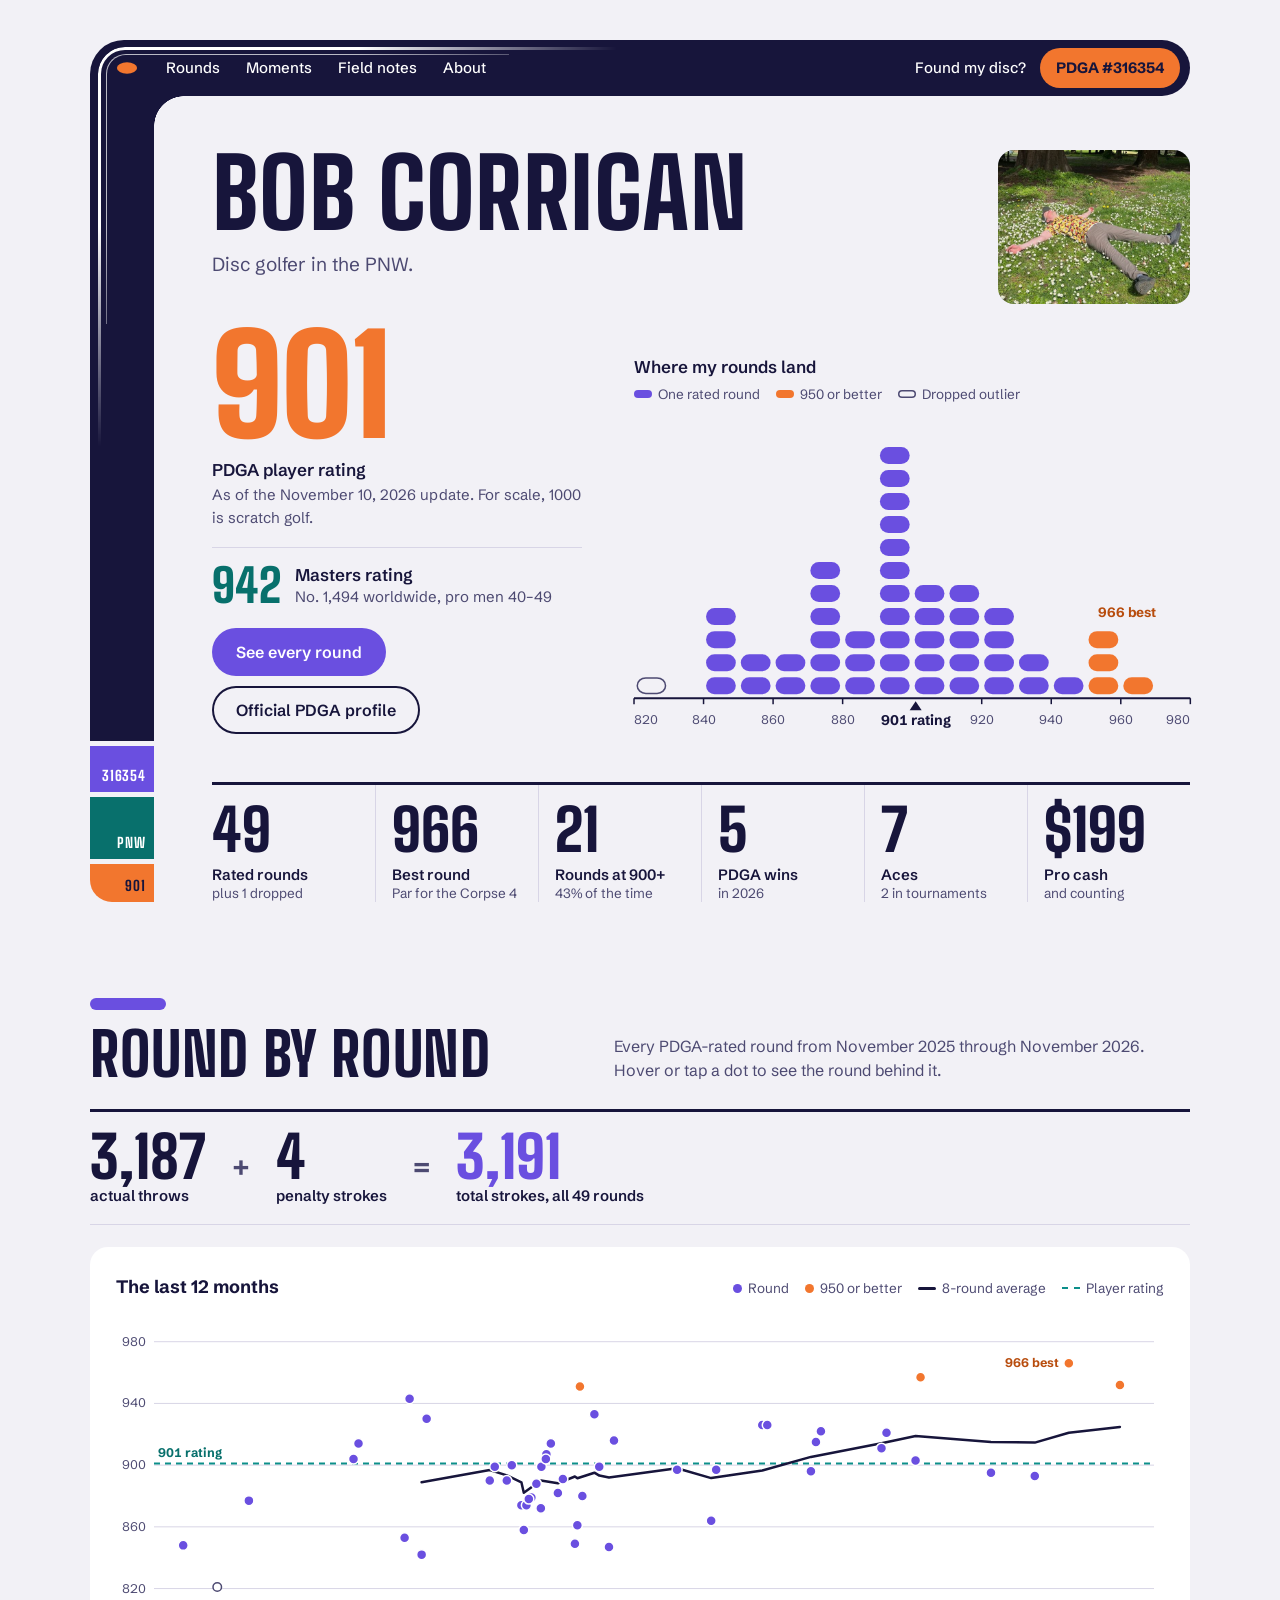
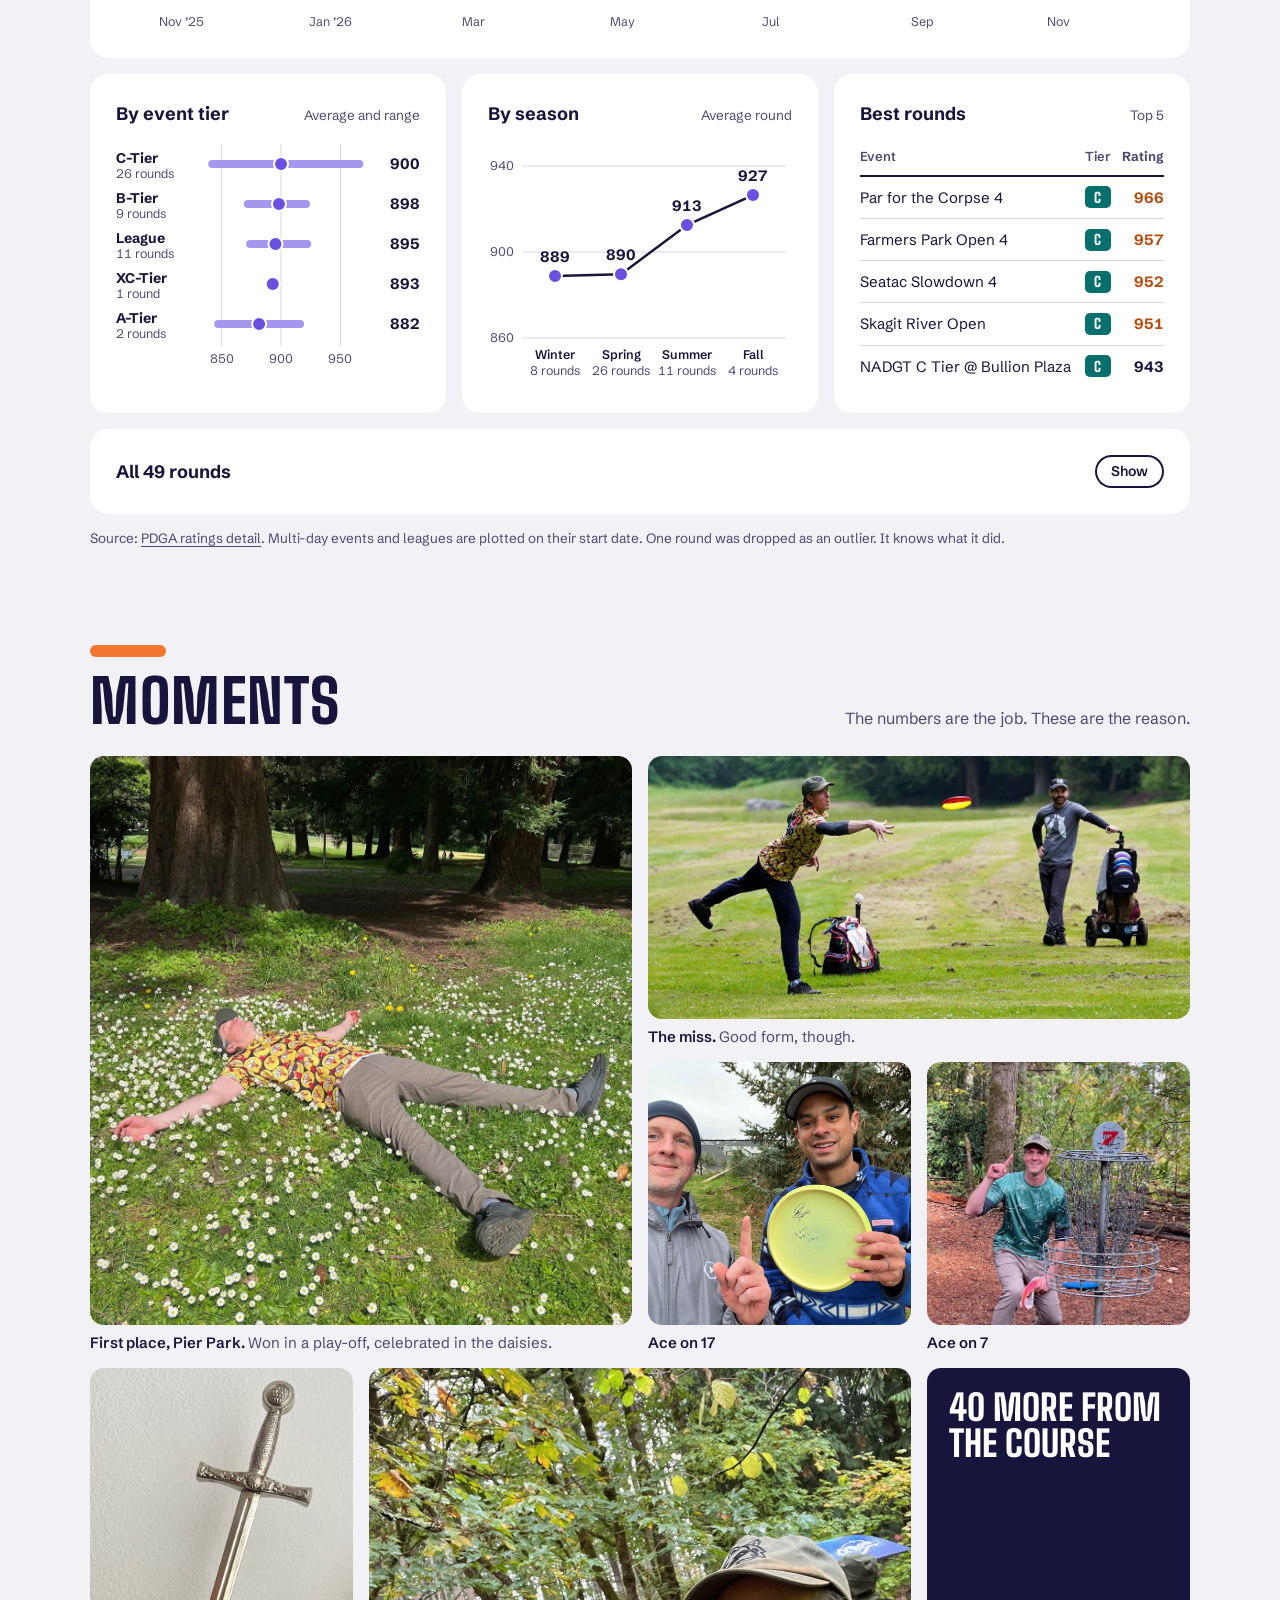
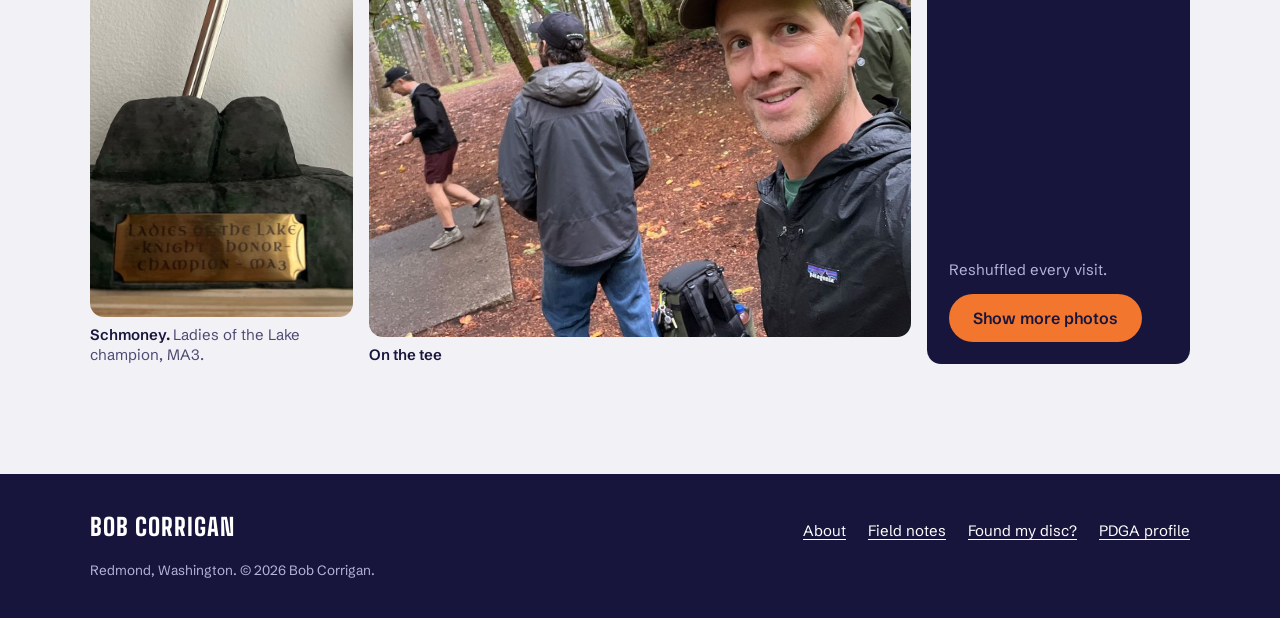
<file: index.html>
<!DOCTYPE html>
<html lang="en" class="no-js">
<head>
  <script>document.documentElement.className='js'</script>
  <meta charset="UTF-8" />
  <meta name="viewport" content="width=device-width, initial-scale=1.0" />
  <meta name="google-site-verification" content="zyq-lg8pU8aI22oIa7izaOGvQ7TSrKmBaJJps34cocg" />
  <title>Bob Corrigan — Disc Golfer, PDGA #316354 · Redmond, WA</title>
  <meta name="description" content="Bob Corrigan is an employer benefits professional, pro disc golfer, poet, and retro film photographer in Redmond, Washington, with two cats and a penchant for vintage RC models." />
  <meta name="author" content="Bob Corrigan" />
  <meta name="theme-color" content="#17153b" />
  <link rel="canonical" href="https://bobcorrigan.com/" />
  <meta property="og:title" content="Bob Corrigan — pro disc golfer, poet &amp; film photographer" />
  <meta property="og:description" content="Disc golf, poetry, and retro film photography from Redmond, Washington. Two cats, plenty of vintage RC models." />
  <meta property="og:type" content="profile" />
  <meta property="og:url" content="https://bobcorrigan.com/" />
  <meta property="og:image" content="https://bobcorrigan.com/images/firstplaceflower.jpg" />
  <meta property="og:image:alt" content="Bob Corrigan on the disc golf course" />
  <meta name="twitter:card" content="summary_large_image" />
  <script type="application/ld+json">{"@context": "https://schema.org", "@graph": [{"@type": "WebSite", "@id": "https://bobcorrigan.com/#website", "name": "Bob Corrigan", "url": "https://bobcorrigan.com/", "author": {"@id": "https://bobcorrigan.com/#person"}, "publisher": {"@id": "https://bobcorrigan.com/#person"}, "about": {"@id": "https://bobcorrigan.com/#person"}}, {"@type": "ProfilePage", "@id": "https://bobcorrigan.com/#profile", "url": "https://bobcorrigan.com/", "name": "Bob Corrigan", "mainEntity": {"@id": "https://bobcorrigan.com/#person"}, "isPartOf": {"@id": "https://bobcorrigan.com/#website"}}, {"@type": "Person", "@id": "https://bobcorrigan.com/#person", "name": "Bob Corrigan", "alternateName": "Robert Corrigan", "url": "https://bobcorrigan.com/", "image": "https://bobcorrigan.com/images/firstplaceflower.jpg", "jobTitle": "Employer benefits professional", "description": "Bob Corrigan is an employer benefits professional, pro disc golfer, poet, and retro film photographer in Redmond, Washington, with two cats and a penchant for vintage RC models.", "homeLocation": {"@type": "Place", "name": "Redmond, Washington, USA", "address": {"@type": "PostalAddress", "addressLocality": "Redmond", "addressRegion": "WA", "addressCountry": "US"}}, "knowsAbout": ["Employee benefits", "Disc golf", "Poetry", "Film photography", "Retro photography", "Photography", "Art", "Design", "Vintage RC models"], "sameAs": ["https://fallingspoon.com/", "https://secretvendingmachine.com/", "https://supfrog.com/", "https://www.pdga.com/player/316354"], "subjectOf": [{"@type": "WebSite", "name": "falling spoon", "url": "https://fallingspoon.com/", "description": "Poems by Bob Corrigan"}, {"@type": "WebSite", "name": "Secret Vending Machine", "url": "https://secretvendingmachine.com/", "description": "Film photographs by Bob Corrigan"}, {"@type": "WebSite", "name": "supfrog.com", "url": "https://supfrog.com/"}]}]}</script>
  <link rel="apple-touch-icon" sizes="180x180" href="/apple-touch-icon.png">
  <link rel="icon" type="image/png" sizes="32x32" href="/favicon-32x32.png">
  <link rel="icon" type="image/png" sizes="16x16" href="/favicon-16x16.png">
  <link rel="manifest" href="/site.webmanifest">
  <link rel="preload" href="/assets/fonts/big-shoulders-latin-wght-normal.woff2" as="font" type="font/woff2" crossorigin />
  <link rel="preload" href="/assets/fonts/schibsted-grotesk-latin-wght-normal.woff2" as="font" type="font/woff2" crossorigin />
  <link rel="stylesheet" href="/assets/site.css" />
  <style>
    /* ── Streak: two white pinstripes that take the corner with the frame ── */
    .home { position: relative; }
    .streak, .streak::after { position: absolute; z-index: 2; border: solid #fff; border-width: 3px 0 0 3px; pointer-events: none;
      -webkit-mask-image: linear-gradient(to right, #000 50%, transparent), linear-gradient(to bottom, #000 45%, transparent);
      -webkit-mask-composite: source-in;
      mask-image: linear-gradient(to right, #000 50%, transparent), linear-gradient(to bottom, #000 45%, transparent);
      mask-composite: intersect; }
    .streak { left: calc(var(--gut) + 8px); top: calc(var(--gut) + 7px); width: min(46%, 520px); height: 400px; border-top-left-radius: 27px; }
    .streak::after { content: ''; left: 5px; top: 4px; width: 78%; height: 68%; border-width: 1.5px 0 0 1.5px; border-top-left-radius: 20px; -webkit-mask-image: none; mask-image: none; opacity: 0.7; }

    /* ── Hero ── */
    .hero { position: relative; display: grid; grid-template-columns: 64px minmax(0, 1fr); }
    .hero::before { content: ''; position: absolute; left: 64px; top: 0; width: 30px; height: 30px; background: radial-gradient(circle at 100% 100%, transparent 29.5px, var(--ink) 30px); }
    .rail { display: flex; flex-direction: column; gap: 5px; font-family: var(--display); font-size: 14px; font-weight: 700; letter-spacing: 0.06em; }
    .rail span { display: flex; align-items: flex-end; justify-content: flex-end; min-height: 46px; padding: 0 8px 5px 0; background: var(--ink); color: #fff; }
    .rail span:first-child { flex: 1; min-height: 120px; }
    .rail .r-v { background: var(--violet); }
    .rail .r-t { background: var(--teal-ink); min-height: 62px; }
    .rail .r-o { background: var(--tang); color: var(--ink); min-height: 38px; border-radius: 0 0 0 22px; }
    .hero-main { min-width: 0; padding: clamp(28px, 4.5vw, 54px) 0 0 clamp(26px, 4.5vw, 60px); }
    .who h1 { font-family: var(--display); font-weight: 800; font-size: clamp(46px, 7.6vw, 96px); line-height: 0.9; letter-spacing: 0.005em; text-transform: uppercase; }
    .who p { max-width: 34rem; margin-top: 14px; color: var(--soft); font-size: clamp(17px, 1.6vw, 19px); }
    .who { display: flex; align-items: flex-start; justify-content: space-between; gap: 24px; }
    .hero-pic { display: block; object-fit: cover; object-position: 50% 62%; background: var(--rule); }
    .pic-d { flex: none; width: clamp(150px, 15vw, 196px); height: auto; aspect-ratio: 5 / 4; border-radius: 16px; }
    .pic-m { display: none; }
    .masters { display: flex; align-items: center; gap: 14px; margin-top: 18px; padding-top: 16px; border-top: 1px solid var(--rule); max-width: 24rem; }
    .masters b { color: var(--teal-ink); font-family: var(--display); font-weight: 800; font-size: 46px; line-height: 0.9; font-variant-numeric: tabular-nums; }
    .masters span { font-size: 17px; font-weight: 600; line-height: 1.3; }
    .masters i { display: block; font-style: normal; font-weight: 400; font-size: 15px; color: var(--soft); }
    .hero-grid { display: grid; grid-template-columns: minmax(0, 0.8fr) minmax(0, 1.2fr); gap: clamp(24px, 4vw, 56px); align-items: end; margin-top: clamp(20px, 2.2vw, 30px); }
    .rating-n { font-family: var(--display); font-weight: 900; font-size: clamp(132px, 15.5vw, 196px); line-height: 0.78; letter-spacing: -0.01em; color: var(--tang); font-variant-numeric: tabular-nums; }
    @media (min-width: 761px) { .rating-n { font-size: clamp(92px, 10.85vw, 137px); } }
    .rating-l { margin-top: 18px; font-size: 17px; font-weight: 600; }
    .rating-l span { display: block; font-weight: 400; color: var(--soft); font-size: 15px; }
    .hero-cta { display: flex; flex-wrap: wrap; gap: 10px; margin-top: 22px; }
    .spread figcaption { display: flex; flex-wrap: wrap; align-items: baseline; justify-content: space-between; gap: 4px 20px; margin-bottom: 6px; font-size: 15px; color: var(--soft); }
    .spread figcaption b { color: var(--ink); font-weight: 600; font-size: 17px; }
    .key { display: inline-flex; flex-wrap: wrap; gap: 4px 16px; font-size: 13.5px; color: var(--soft); }
    .key span { display: inline-flex; align-items: center; gap: 6px; white-space: nowrap; }
    .key i { display: inline-block; flex: none; width: 18px; height: 8px; border-radius: 99px; background: var(--violet); }
    .key .k-hot { background: var(--tang); }
    .key .k-out { background: none; box-shadow: inset 0 0 0 1.5px var(--soft); }
    .key .k-dot { width: 9px; height: 9px; }
    .key .k-avg { height: 3px; background: var(--ink); }
    .key .k-rt { height: 0; border-radius: 0; background: none; border-top: 2px dashed var(--teal); }
    svg.chart { display: block; width: 100%; height: auto; overflow: visible; }
    svg.chart .halo { paint-order: stroke; stroke: #fff; stroke-width: 5px; stroke-linejoin: round; }
    svg.chart text { font-family: var(--body); font-size: 12.5px; fill: var(--soft); font-variant-numeric: tabular-nums; }
    .hit { cursor: pointer; }

    .tally { display: grid; grid-template-columns: repeat(6, minmax(0, 1fr)); margin-top: clamp(30px, 4vw, 48px); border-top: 3px solid var(--ink); }
    .tally div { padding: 16px 14px 0 0; }
    .tally div + div { padding-left: 16px; border-left: 1px solid var(--rule); }
    .tally dd { font-family: var(--display); font-weight: 800; font-size: clamp(40px, 4.6vw, 58px); line-height: 1; font-variant-numeric: tabular-nums; }
    .tally dt { margin-top: 6px; font-size: 15px; font-weight: 600; line-height: 1.3; }
    .tally dt span { display: block; font-weight: 400; color: var(--soft); font-size: 13.5px; }
    .tally div { display: flex; flex-direction: column; }
    .tally dd { order: -1; }

    /* disc drop: the one load moment */
    .js .disc { animation: drop 0.5s cubic-bezier(0.2, 0.9, 0.3, 1.15) both; animation-delay: calc(var(--i) * 16ms + 150ms); }
    @keyframes drop { from { opacity: 0; transform: translateY(-26px); } }

    /* ── Rounds ── */
    .panel { background: var(--card); border-radius: 18px; padding: clamp(16px, 2.4vw, 26px); }
    .panel-h { display: flex; flex-wrap: wrap; align-items: baseline; justify-content: space-between; gap: 6px 20px; margin-bottom: 12px; }
    .panel-h h3 { font-size: 18px; font-weight: 700; }
    .panel-h p { font-size: 13.5px; color: var(--soft); }
    .sum { display: flex; flex-wrap: wrap; align-items: flex-end; gap: 10px 26px; margin-bottom: 22px; padding: 16px 0 18px; border-top: 3px solid var(--ink); border-bottom: 1px solid var(--rule); }
    .sum span { display: flex; flex-direction: column; font-size: 15px; font-weight: 600; line-height: 1.3; }
    .sum b { font-family: var(--display); font-weight: 800; font-size: clamp(40px, 4.6vw, 58px); line-height: 1; font-variant-numeric: tabular-nums; }
    .sum i { padding-bottom: 22px; font-family: var(--display); font-style: normal; font-weight: 700; font-size: 34px; line-height: 1; color: var(--soft); }
    .sum .sum-t b { color: var(--violet); }
    .trio { display: grid; grid-template-columns: repeat(3, minmax(0, 1fr)); gap: 16px; margin-top: 16px; }
    .rtab { width: 100%; border-collapse: collapse; font-size: 15px; }
    .rtab th { padding: 6px 10px 8px 0; border-bottom: 2px solid var(--ink); font-size: 13px; font-weight: 600; text-align: left; color: var(--soft); white-space: nowrap; }
    .rtab td { padding: 9px 10px 9px 0; border-bottom: 1px solid var(--rule); vertical-align: baseline; }
    .rtab tr:last-child td { border-bottom: 0; }
    .rtab .n { font-variant-numeric: tabular-nums; text-align: right; padding-right: 0; white-space: nowrap; font-weight: 700; }
    .rtab .dt { white-space: nowrap; color: var(--soft); }
    .rtab .hot { color: var(--tang-ink); }
    .tier { display: inline-grid; place-items: center; min-width: 26px; height: 22px; padding: 0 5px; border-radius: 5px; background: var(--ink); color: #fff; font-family: var(--display); font-size: 14px; font-weight: 800; letter-spacing: 0.04em; }
    .tier.t-A { background: var(--tang); color: var(--ink); }
    .tier.t-B { background: var(--violet); }
    .tier.t-C { background: var(--teal-ink); }
    .tier.t-L { background: var(--soft); }
    details.all { margin-top: 16px; }
    details.all summary { display: flex; align-items: center; justify-content: space-between; gap: 12px; font-size: 18px; font-weight: 700; cursor: pointer; list-style: none; }
    details.all summary::-webkit-details-marker { display: none; }
    details.all summary::after { content: 'Show'; padding: 6px 16px; border-radius: 99px; box-shadow: inset 0 0 0 2px var(--ink); font-size: 14px; font-weight: 600; }
    details.all[open] summary::after { content: 'Hide'; }
    details.all[open] summary { margin-bottom: 14px; }
    .tscroll { overflow-x: auto; }
    .src { margin-top: 14px; font-size: 13.5px; color: var(--soft); }
    .tip { position: fixed; z-index: 40; left: 0; top: 0; max-width: 260px; padding: 8px 12px; background: var(--ink); border-radius: 10px; color: #fff; font-size: 13.5px; line-height: 1.4; opacity: 0; pointer-events: none; transition: opacity 0.1s; }
    .tip b { font-family: var(--display); font-size: 20px; font-weight: 800; color: var(--butter); margin-right: 4px; }

    /* ── Moments ── */
    .moments { display: grid; grid-template-columns: repeat(4, minmax(0, 1fr)); grid-auto-rows: clamp(190px, 23vw, 290px); gap: 16px; }
    .mo { display: flex; flex-direction: column; min-height: 0; }
    .mo button { flex: 1; min-height: 0; display: block; width: 100%; padding: 0; border: 0; background: var(--rule); border-radius: 14px; overflow: hidden; cursor: zoom-in; }
    .mo img { display: block; width: 100%; height: 100%; object-fit: cover; transition: transform 0.4s ease; }
    .mo button:hover img { transform: scale(1.03); }
    .mo figcaption { padding-top: 8px; font-size: 15px; font-weight: 600; line-height: 1.3; }
    .mo figcaption span { font-weight: 400; color: var(--soft); }
    .m-a { grid-column: 1 / 3; grid-row: 1 / 3; }
    .m-b { grid-column: 3 / 5; }
    .m-e { grid-row: 3 / 5; }
    .m-f { grid-column: 2 / 4; grid-row: 3 / 5; }
    .more { grid-row: 3 / 5; }
    .more { display: flex; flex-direction: column; justify-content: space-between; align-items: flex-start; gap: 14px; padding: 22px; border-radius: 14px; background: var(--ink); color: #fff; }
    .more p { font-family: var(--display); font-weight: 800; font-size: clamp(26px, 2.8vw, 36px); line-height: 1; text-transform: uppercase; }
    .more .more-n { margin-top: auto; font-family: var(--body); font-size: 15px; font-weight: 400; line-height: 1.4; text-transform: none; color: #b7b3da; }
    .more .btn { background: var(--tang); color: var(--ink); }
    .more .btn:hover { background: var(--butter); color: var(--ink); }
    .more :focus-visible { outline-color: var(--butter); }

    .gallery { margin-top: 28px; columns: 4; column-gap: 14px; }
    .js .gallery:not(.is-open), .no-js .needs-js { display: none; }
    .no-js .gallery { margin-top: 28px; }
    .gallery figure { break-inside: avoid; margin: 0 0 14px; }
    .gallery button { display: block; width: 100%; padding: 0; border: 0; border-radius: 10px; overflow: hidden; background: var(--rule); cursor: zoom-in; }
    .gallery img { display: block; width: 100%; height: auto; }
    .gallery figcaption { padding-top: 5px; font-size: 13.5px; color: var(--soft); }
    .gal-end[hidden] { display: none; }
    .gal-end { display: flex; justify-content: center; margin-top: 12px; }

    dialog.lb { width: 100vw; height: 100dvh; max-width: none; max-height: none; margin: 0; padding: 48px 76px 28px; border: 0; background: rgba(16, 14, 44, 0.96); color: #fff; }
    dialog.lb[open] { display: flex; flex-direction: column; align-items: center; justify-content: center; gap: 14px; }
    dialog.lb::backdrop { background: transparent; }
    .lb img { display: block; max-width: 100%; max-height: calc(100dvh - 130px); width: auto; height: auto; object-fit: contain; border-radius: 8px; }
    .lb p { font-size: 15px; text-align: center; }
    .lb button { position: absolute; width: 48px; height: 48px; display: grid; place-items: center; border: 0; border-radius: 50%; background: #fff; color: var(--ink); cursor: pointer; }
    .lb button:hover { background: var(--butter); }
    .lb button:focus-visible { outline-color: var(--butter); }
    .lb svg { width: 18px; height: 18px; }
    .lb-close { top: 16px; right: 16px; }
    .lb-prev { left: 14px; top: 50%; transform: translateY(-50%); }
    .lb-next { right: 14px; top: 50%; transform: translateY(-50%); }

    @media (max-width: 980px) {
      .hero-grid { grid-template-columns: 1fr; align-items: start; }
      .tally { grid-template-columns: repeat(3, minmax(0, 1fr)); row-gap: 8px; }
      .tally div:nth-child(4) { padding-left: 0; border-left: 0; }
      .trio { grid-template-columns: 1fr 1fr; }
      .trio .panel:last-child { grid-column: 1 / -1; }
      .gallery { columns: 3; }
    }
    @media (max-width: 760px) {
      .hero { grid-template-columns: 1fr; }
      .hero::before { display: none; }
      .streak { left: calc(var(--gut) + 6px); top: calc(var(--gut) + 5px); width: 62%; height: 30px; border-width: 2px 0 0 2px; border-top-left-radius: 21px; }
      .streak::after { left: 3px; top: 3px; border-width: 1px 0 0 1px; border-top-left-radius: 17px; }
      .rail { flex-direction: row; gap: 4px; height: 12px; margin-top: 5px; font-size: 0; }
      .rail span, .rail span:first-child, .rail .r-t, .rail .r-o { min-height: 0; padding: 0; }
      .rail .r-v { width: 64px; }
      .rail .r-t { width: 40px; }
      .rail .r-o { width: 26px; border-radius: 0 99px 99px 0; }
      .hero-main { padding-left: 0; }
      .pic-d { display: none; }
      .rating-row { display: flex; align-items: stretch; gap: 16px; }
      .pic-m { display: block; flex: 1; min-width: 0; width: auto; height: auto; max-height: 104px; align-self: flex-end; border-radius: 14px; }
      .rating-l { margin-top: 12px; }
      .tally { grid-template-columns: repeat(2, minmax(0, 1fr)); }
      .tally div:nth-child(4) { padding-left: 16px; border-left: 1px solid var(--rule); }
      .tally div:nth-child(odd) { padding-left: 0; border-left: 0; }
      .trio { grid-template-columns: 1fr; }
      .sum { gap: 8px 16px; }
      .sum i { padding-bottom: 20px; font-size: 26px; }
      .sum .sum-t { flex-basis: 100%; }
      .sum .eq { display: none; }
      .sum .sum-t b::before { content: '= '; color: var(--soft); font-weight: 700; }
      .moments { grid-template-columns: repeat(2, minmax(0, 1fr)); grid-auto-rows: auto; gap: 12px; }
      .mo img { height: auto; aspect-ratio: 1; }
      .m-a, .m-b, .m-e, .m-f, .more { grid-column: 1 / -1; grid-row: auto; }
      .m-e { grid-row: auto; }
      .m-e img { aspect-ratio: 4 / 5; }
      .m-f img { aspect-ratio: 3 / 2; }
      .m-a img { aspect-ratio: 4 / 5; }
      .m-b img { aspect-ratio: 3 / 2; }
      .gallery { columns: 2; column-gap: 10px; }
      .rtab .hm { display: none; }
      dialog.lb { padding: 64px 10px 20px; }
      .lb-prev, .lb-next { top: auto; bottom: 14px; transform: none; }
    }
    @media (prefers-reduced-motion: reduce) {
      .js .disc { animation: none; }
      .mo button:hover img { transform: none; }
    }
  </style>
</head>
<body>
  <a class="skip" href="#main">Skip to content</a>
  <div class="frame home">
    <span class="streak" aria-hidden="true"></span>
    <header class="topbar">
      <a class="brand" href="/" aria-label="Bob Corrigan, home"><svg viewBox="0 0 24 24" aria-hidden="true"><ellipse cx="12" cy="12" rx="11" ry="6.2" fill="#f2762e"/></svg></a>
      <nav class="nav" aria-label="Site">
        <a href="#rounds">Rounds</a>
        <a href="#moments">Moments</a>
        <a href="/frolf.html">Field notes</a>
        <a href="/about/">About</a>
        <a class="push wide" href="/disc/">Found my disc?</a>
        <a class="pdga" href="https://www.pdga.com/player/316354" target="_blank" rel="noopener"><span class="wide">PDGA </span>#316354</a>
      </nav>
    </header>

    <main id="main">
    <div class="hero">
      <div class="rail" aria-hidden="true"><span></span><span class="r-v">316354</span><span class="r-t">PNW</span><span class="r-o">901</span></div>
      <div class="hero-main">
        <div class="who">
          <div>
            <h1>Bob Corrigan</h1>
            <p>Disc golfer in the PNW.</p>
          </div>
          <img class="hero-pic pic-d" src="/images/hl/first-place-pier-park-sm.jpg" width="560" height="664" alt="Bob lying in a field of daisies after his first-place finish at Pier Park" decoding="async">
        </div>

        <div class="hero-grid">
          <div>
            <div class="rating-row"><p class="rating-n" id="heroRating">901</p><img class="hero-pic pic-m" src="/images/hl/first-place-pier-park-sm.jpg" width="560" height="664" alt="Bob lying in a field of daisies after his first-place finish at Pier Park" decoding="async"></div>
            <p class="rating-l">PDGA player rating <span>As of the November 10, 2026 update. For scale, 1000 is scratch golf.</span></p>
            <p class="masters"><b>942</b><span>Masters rating <i>No. 1,494 worldwide, pro men 40–49</i></span></p>
            <div class="hero-cta">
              <a class="btn violet" href="#rounds">See every round</a>
              <a class="btn ghost" href="https://www.pdga.com/player/316354" target="_blank" rel="noopener">Official PDGA profile</a>
            </div>
          </div>
          <figure class="spread needs-js">
            <figcaption>
              <b>Where my rounds land</b>
              <span class="key" aria-hidden="true"><span><i></i>One rated round</span><span><i class="k-hot"></i>950 or better</span><span><i class="k-out"></i>Dropped outlier</span></span>
            </figcaption>
            <svg class="chart" id="spread" role="img" aria-label="Distribution of 49 round ratings from 821 to 966 (48 counted, 1 dropped), most of them between 870 and 930. The full list is in the All rounds table below."></svg>
          </figure>
        </div>

        <dl class="tally">
          <div><dt>Rated rounds <span>plus 1 dropped</span></dt><dd id="tRounds">48</dd></div>
          <div><dt>Best round <span id="tBestEv">Par for the Corpse 4</span></dt><dd id="tBest">966</dd></div>
          <div><dt>Rounds at 900+ <span id="tPct">42% of the time</span></dt><dd id="t900">20</dd></div>
          <div><dt>PDGA wins <span>in 2026</span></dt><dd>5</dd></div>
          <div><dt>Aces <span>2 in tournaments</span></dt><dd>7</dd></div>
          <div><dt>Pro cash <span>and counting</span></dt><dd>$199</dd></div>
        </dl>
      </div>
    </div>

    <section class="sec" id="rounds" aria-labelledby="rounds-h" style="--cap: var(--violet)">
      <div class="sec-h">
        <h2 id="rounds-h">Round by round</h2>
        <p>Every PDGA-rated round from November 2025 through November 2026. Hover or tap a dot to see the round behind it.</p>
      </div>

      <p class="sum needs-js" aria-label="Throws plus penalty strokes equals total strokes">
        <span><b id="sThrows">3,118</b> actual throws</span>
        <i aria-hidden="true">+</i>
        <span><b id="sPen">4</b> penalty strokes</span>
        <i class="eq" aria-hidden="true">=</i>
        <span class="sum-t"><b id="sTotal">3,122</b> total strokes, all 49 rounds</span>
      </p>

      <div class="panel needs-js">
        <div class="panel-h">
          <h3>The last 12 months</h3>
          <span class="key" aria-hidden="true"><span><i class="k-dot"></i>Round</span><span><i class="k-dot k-hot"></i>950 or better</span><span><i class="k-avg"></i>8-round average</span><span><i class="k-rt"></i>Player rating</span></span>
        </div>
        <svg class="chart" id="line" role="img" aria-label="Round ratings over time with a rolling average of the last 8 rounds, set against the 901 player rating"></svg>
      </div>

      <div class="trio needs-js">
        <div class="panel">
          <div class="panel-h"><h3>By event tier</h3><p>Average and range</p></div>
          <svg class="chart" id="tier" role="img" aria-label="Average round rating by PDGA event tier"></svg>
        </div>
        <div class="panel">
          <div class="panel-h"><h3>By season</h3><p>Average round</p></div>
          <svg class="chart" id="season" role="img" aria-label="Average round rating by season"></svg>
        </div>
        <div class="panel">
          <div class="panel-h"><h3>Best rounds</h3><p>Top 5</p></div>
          <table class="rtab" id="best"></table>
        </div>
      </div>

      <noscript><p class="src">The charts and the round-by-round table need JavaScript. Every round is also listed on the PDGA ratings detail page linked below.</p></noscript>
      <details class="panel all needs-js">
        <summary>All 49 rounds</summary>
        <div class="tscroll"><table class="rtab" id="all"></table></div>
      </details>
      <p class="src">Source: <a href="https://www.pdga.com/player/316354/details" target="_blank" rel="noopener">PDGA ratings detail</a>. Multi-day events and leagues are plotted on their start date. One round was dropped as an outlier. It knows what it did.</p>
    </section>

    <section class="sec" id="moments" aria-labelledby="moments-h" style="--cap: var(--tang)">
      <div class="sec-h">
        <h2 id="moments-h">Moments</h2>
        <p>The numbers are the job. These are the reason.</p>
      </div>
      <div class="moments" id="hl">
        <figure class="mo m-a"><button type="button" aria-label="View photo: First place, Pier Park"><img src="/images/hl/first-place-pier-park.jpg" width="1181" height="1400" alt="Bob lying in a field of daisies after winning at Pier Park" decoding="async"></button><figcaption>First place, Pier Park. <span>Won in a play-off, celebrated in the daisies.</span></figcaption></figure>
        <figure class="mo m-b"><button type="button" aria-label="View photo: The miss"><img src="/images/hl/the-miss.jpg" width="1400" height="1048" alt="Bob mid-throw with the disc in the air" loading="lazy" decoding="async"></button><figcaption>The miss. <span>Good form, though.</span></figcaption></figure>
        <figure class="mo"><button type="button" aria-label="View photo: Ace on 17"><img src="/images/hl/ace-17.jpg" width="1400" height="1050" alt="Bob and a friend holding up the ace disc" loading="lazy" decoding="async"></button><figcaption>Ace on 17</figcaption></figure>
        <figure class="mo"><button type="button" aria-label="View photo: Ace on 7"><img src="/images/hl/ace-7.jpg" width="1210" height="1086" alt="Bob pointing at the basket after an ace on hole 7" loading="lazy" decoding="async"></button><figcaption>Ace on 7</figcaption></figure>
        <figure class="mo m-e"><button type="button" aria-label="View photo: Schmoney"><img src="/images/hl/trophy.jpg" width="1050" height="1400" alt="Sword-in-the-stone trophy with a plaque reading Ladies of the Lake, Knight's Honor, Champion MA3" loading="lazy" decoding="async"></button><figcaption>Schmoney. <span>Ladies of the Lake champion, MA3.</span></figcaption></figure>
        <figure class="mo m-f"><button type="button" aria-label="View photo: On the tee"><img src="/images/hl/on-the-tee.jpg" width="1400" height="1050" alt="Bob on the tee with his card" loading="lazy" decoding="async"></button><figcaption>On the tee</figcaption></figure>
        <div class="more">
          <p>40 more from the course</p>
          <p class="more-n needs-js">Reshuffled every visit.</p>
          <button class="btn needs-js" id="galBtn" type="button" aria-expanded="false" aria-controls="gallery">Show more photos</button>
        </div>
      </div>

      <div class="gallery" id="gallery">
        <figure><button type="button" aria-label="View photo: Three of us, Cloud City Chaos"><img src="/images/thumb/3boys.jpg" data-full="/images/3boys.jpg" width="640" height="481" alt="Three of us, Cloud City Chaos" loading="lazy" decoding="async"></button><figcaption>Three of us, Cloud City Chaos</figcaption></figure>
        <figure><button type="button" aria-label="View photo: First place card, SeaTac"><img src="/images/thumb/1st-place-card.jpg" data-full="/images/1st%20place%20card.jpg" width="640" height="481" alt="First place card, SeaTac" loading="lazy" decoding="async"></button><figcaption>First place card, SeaTac</figcaption></figure>
        <figure><button type="button" aria-label="View photo: God&#x27;s Grove"><img src="/images/thumb/godsgrove.jpg" data-full="/images/godsgrove.jpg" width="481" height="640" alt="God&#x27;s Grove" loading="lazy" decoding="async"></button><figcaption>God&#x27;s Grove</figcaption></figure>
        <figure><button type="button" aria-label="View photo: Ace with Nick"><img src="/images/thumb/acenick.jpg" data-full="/images/acenick.jpeg" width="760" height="570" alt="Ace with Nick" loading="lazy" decoding="async"></button><figcaption>Ace with Nick</figcaption></figure>
        <figure><button type="button" aria-label="View photo: Sunnyside haul"><img src="/images/thumb/haul.jpg" data-full="/images/haul.jpg" width="760" height="1013" alt="Sunnyside haul" loading="lazy" decoding="async"></button><figcaption>Sunnyside haul</figcaption></figure>
        <figure><button type="button" aria-label="View photo: The am crew"><img src="/images/thumb/am-crew.jpg" data-full="/images/am%20crew.jpg" width="481" height="640" alt="The am crew" loading="lazy" decoding="async"></button><figcaption>The am crew</figcaption></figure>
        <figure><button type="button" aria-label="View photo: The Palouse"><img src="/images/thumb/palouse.jpg" data-full="/images/palouse.jpg" width="760" height="570" alt="The Palouse" loading="lazy" decoding="async"></button><figcaption>The Palouse</figcaption></figure>
        <figure><button type="button" aria-label="View photo: MA40 3rd, Deception Pass"><img src="/images/thumb/dips-discs.jpg" data-full="/images/dips%20discs.jpg" width="481" height="640" alt="MA40 3rd, Deception Pass" loading="lazy" decoding="async"></button><figcaption>MA40 3rd, Deception Pass</figcaption></figure>
        <figure><button type="button" aria-label="View photo: Fairway, Sunnyside Up"><img src="/images/thumb/pretty.jpg" data-full="/images/pretty.jpg" width="760" height="1013" alt="Fairway, Sunnyside Up" loading="lazy" decoding="async"></button><figcaption>Fairway, Sunnyside Up</figcaption></figure>
        <figure><button type="button" aria-label="View photo: Shadow on hole 4"><img src="/images/thumb/shadow.jpg" data-full="/images/web/shadow.jpg" width="760" height="1013" alt="Shadow on hole 4" loading="lazy" decoding="async"></button><figcaption>Shadow on hole 4</figcaption></figure>
        <figure><button type="button" aria-label="View photo: Golf date"><img src="/images/thumb/wifegolf.jpg" data-full="/images/wifegolf.jpeg" width="760" height="1013" alt="Golf date" loading="lazy" decoding="async"></button><figcaption>Golf date</figcaption></figure>
        <figure><button type="button" aria-label="View photo: Idaho"><img src="/images/thumb/idaho.jpg" data-full="/images/idaho.jpeg" width="640" height="480" alt="Idaho" loading="lazy" decoding="async"></button><figcaption>Idaho</figcaption></figure>
        <figure><button type="button" aria-label="View photo: Practice ace, SeaTac"><img src="/images/thumb/seatac-practice-ace.jpg" data-full="/images/seatac%20practice%20ace.jpg" width="481" height="640" alt="Practice ace, SeaTac" loading="lazy" decoding="async"></button><figcaption>Practice ace, SeaTac</figcaption></figure>
        <figure><button type="button" aria-label="View photo: Cake putt"><img src="/images/thumb/cakeputt.jpg" data-full="/images/web/cakeputt.jpg" width="760" height="1013" alt="Cake putt" loading="lazy" decoding="async"></button><figcaption>Cake putt</figcaption></figure>
        <figure><button type="button" aria-label="View photo: Almost a throw-in"><img src="/images/thumb/throw-in-almost.jpg" data-full="/images/throw%20in%20almost.jpg" width="760" height="518" alt="Almost a throw-in" loading="lazy" decoding="async"></button><figcaption>Almost a throw-in</figcaption></figure>
        <figure><button type="button" aria-label="View photo: Hole 17, Hobo Hotel"><img src="/images/thumb/hobohotel.jpg" data-full="/images/hobohotel.jpg" width="760" height="521" alt="Hole 17, Hobo Hotel" loading="lazy" decoding="async"></button><figcaption>Hole 17, Hobo Hotel</figcaption></figure>
        <figure><button type="button" aria-label="View photo: Copper in the Mountains card"><img src="/images/thumb/copper-card.jpg" data-full="/images/copper%20card.jpg" width="481" height="640" alt="Copper in the Mountains card" loading="lazy" decoding="async"></button><figcaption>Copper in the Mountains card</figcaption></figure>
        <figure><button type="button" aria-label="View photo: Rain Wizard card"><img src="/images/thumb/slingin-singles-card.jpg" data-full="/images/slingin%20singles%20card.jpg" width="640" height="481" alt="Rain Wizard card" loading="lazy" decoding="async"></button><figcaption>Rain Wizard card</figcaption></figure>
        <figure><button type="button" aria-label="View photo: Kayak Point"><img src="/images/thumb/kayak4.jpg" data-full="/images/kayak4.jpg" width="760" height="525" alt="Kayak Point" loading="lazy" decoding="async"></button><figcaption>Kayak Point</figcaption></figure>
        <figure><button type="button" aria-label="View photo: Hole 5, Cutthroat"><img src="/images/thumb/hole5.jpg" data-full="/images/hole5.jpeg" width="760" height="1013" alt="Hole 5, Cutthroat" loading="lazy" decoding="async"></button><figcaption>Hole 5, Cutthroat</figcaption></figure>
        <figure><button type="button" aria-label="View photo: MA3 card, Sunnyside Up"><img src="/images/thumb/ma3nerds.jpg" data-full="/images/ma3nerds.jpg" width="760" height="570" alt="MA3 card, Sunnyside Up" loading="lazy" decoding="async"></button><figcaption>MA3 card, Sunnyside Up</figcaption></figure>
        <figure><button type="button" aria-label="View photo: Aced in Arizona"><img src="/images/thumb/aced-in-az.jpg" data-full="/images/aced%20in%20az.jpg" width="640" height="481" alt="Aced in Arizona" loading="lazy" decoding="async"></button><figcaption>Aced in Arizona</figcaption></figure>
        <figure><button type="button" aria-label="View photo: Pro cash"><img src="/images/thumb/procash.jpg" data-full="/images/procash.JPG" width="760" height="428" alt="Pro cash" loading="lazy" decoding="async"></button><figcaption>Pro cash</figcaption></figure>
        <figure><button type="button" aria-label="View photo: Six rounds in three days"><img src="/images/thumb/dips.jpg" data-full="/images/dips.jpg" width="760" height="570" alt="Six rounds in three days" loading="lazy" decoding="async"></button><figcaption>Six rounds in three days</figcaption></figure>
        <figure><button type="button" aria-label="View photo: Welcome to Farmers Park"><img src="/images/thumb/urboi.jpg" data-full="/images/urboi.jpeg" width="640" height="480" alt="Welcome to Farmers Park" loading="lazy" decoding="async"></button><figcaption>Welcome to Farmers Park</figcaption></figure>
        <figure><button type="button" aria-label="View photo: Rain round, SeaTac league"><img src="/images/thumb/wetfrolf.jpg" data-full="/images/wetfrolf.jpg" width="481" height="640" alt="Rain round, SeaTac league" loading="lazy" decoding="async"></button><figcaption>Rain round, SeaTac league</figcaption></figure>
        <figure><button type="button" aria-label="View photo: Disc rescue"><img src="/images/thumb/rescue.jpg" data-full="/images/rescue.jpg" width="760" height="570" alt="Disc rescue" loading="lazy" decoding="async"></button><figcaption>Disc rescue</figcaption></figure>
        <figure><button type="button" aria-label="View photo: Tee sponsor, Farmers Park Open"><img src="/images/thumb/teesponsor.jpg" data-full="/images/teesponsor.jpeg" width="640" height="480" alt="Tee sponsor, Farmers Park Open" loading="lazy" decoding="async"></button><figcaption>Tee sponsor, Farmers Park Open</figcaption></figure>
        <figure><button type="button" aria-label="View photo: Deception Pass card"><img src="/images/thumb/dipsdiscs.jpg" data-full="/images/dipsdiscs.jpg" width="640" height="481" alt="Deception Pass card" loading="lazy" decoding="async"></button><figcaption>Deception Pass card</figcaption></figure>
        <figure><button type="button" aria-label="View photo: MP40 card"><img src="/images/thumb/mp40.jpg" data-full="/images/mp40.jpeg" width="760" height="570" alt="MP40 card" loading="lazy" decoding="async"></button><figcaption>MP40 card</figcaption></figure>
        <figure><button type="button" aria-label="View photo: Sunnyside Up sponsor"><img src="/images/thumb/sponsorsign.jpg" data-full="/images/sponsorsign.jpg" width="760" height="1013" alt="Sunnyside Up sponsor" loading="lazy" decoding="async"></button><figcaption>Sunnyside Up sponsor</figcaption></figure>
        <figure><button type="button" aria-label="View photo: Vanessa and her caddy at South Fork"><img src="/images/thumb/pizzaselfie.jpg" data-full="/images/pizzaselfie.jpg" width="760" height="570" alt="Vanessa and her caddy at South Fork" loading="lazy" decoding="async"></button><figcaption>Vanessa and her caddy at South Fork</figcaption></figure>
        <figure><button type="button" aria-label="View photo: Hole 12, Farmers Park"><img src="/images/thumb/12.jpg" data-full="/images/12.jpeg" width="760" height="1013" alt="Hole 12, Farmers Park" loading="lazy" decoding="async"></button><figcaption>Hole 12, Farmers Park</figcaption></figure>
        <figure><button type="button" aria-label="View photo: Pie crew"><img src="/images/thumb/pie.jpg" data-full="/images/pie.jpg" width="760" height="697" alt="Pie crew" loading="lazy" decoding="async"></button><figcaption>Pie crew</figcaption></figure>
        <figure><button type="button" aria-label="View photo: With the Arizona TD"><img src="/images/thumb/az-tourney-director.jpg" data-full="/images/AZ%20tourney%20director.jpg" width="640" height="481" alt="With the Arizona TD" loading="lazy" decoding="async"></button><figcaption>With the Arizona TD</figcaption></figure>
        <figure><button type="button" aria-label="View photo: Fun card at Shelton Springs"><img src="/images/thumb/fun-card-shelton.jpg" data-full="/images/fun%20card%20shelton.jpg" width="640" height="481" alt="Fun card at Shelton Springs" loading="lazy" decoding="async"></button><figcaption>Fun card at Shelton Springs</figcaption></figure>
        <figure><button type="button" aria-label="View photo: The Farragut crew"><img src="/images/thumb/groupfarr.jpg" data-full="/images/groupfarr.JPEG" width="640" height="480" alt="The Farragut crew" loading="lazy" decoding="async"></button><figcaption>The Farragut crew</figcaption></figure>
        <figure><button type="button" aria-label="View photo: Sunnyside Up crew"><img src="/images/thumb/group2.jpg" data-full="/images/group2.jpg" width="760" height="570" alt="Sunnyside Up crew" loading="lazy" decoding="async"></button><figcaption>Sunnyside Up crew</figcaption></figure>
        <figure><button type="button" aria-label="View photo: Star Frame Sunday"><img src="/images/thumb/markymark.jpg" data-full="/images/markymark.jpg" width="760" height="570" alt="Star Frame Sunday" loading="lazy" decoding="async"></button><figcaption>Star Frame Sunday</figcaption></figure>
        <figure><button type="button" aria-label="View photo: SeaTac Spring League"><img src="/images/thumb/seatac-spring-2.jpg" data-full="/images/seatac%20spring%202.jpg" width="760" height="570" alt="SeaTac Spring League" loading="lazy" decoding="async"></button><figcaption>SeaTac Spring League</figcaption></figure>
      </div>
      <div class="gal-end needs-js" id="galEnd" hidden><button class="btn ghost" id="galHide" type="button">Hide photos</button></div>
    </section>
    </main>
  </div>

  <footer class="foot">
    <div class="foot-in">
      <p>Bob Corrigan</p>
      <nav aria-label="Footer">
        <a href="/about/">About</a>
        <a href="/frolf.html">Field notes</a>
        <a href="/disc/">Found my disc?</a>
        <a href="https://www.pdga.com/player/316354" target="_blank" rel="noopener">PDGA profile</a>
      </nav>
      <p class="copy">Redmond, Washington. © <span id="yr">2026</span> Bob Corrigan.</p>
    </div>
  </footer>

  <div class="tip" id="tip" aria-hidden="true"></div>
  <dialog class="lb" id="lb" aria-label="Photo viewer">
    <button class="lb-close" id="lbClose" aria-label="Close"><svg viewBox="0 0 24 24"><path d="M6 6l12 12M18 6L6 18" fill="none" stroke="currentColor" stroke-width="2.5" stroke-linecap="round"/></svg></button>
    <button class="lb-prev" id="lbPrev" aria-label="Previous photo"><svg viewBox="0 0 24 24"><path d="M15 5l-7 7 7 7" fill="none" stroke="currentColor" stroke-width="2.5" stroke-linecap="round" stroke-linejoin="round"/></svg></button>
    <img id="lbImg" alt="" />
    <p id="lbCap"></p>
    <button class="lb-next" id="lbNext" aria-label="Next photo"><svg viewBox="0 0 24 24"><path d="M9 5l7 7-7 7" fill="none" stroke="currentColor" stroke-width="2.5" stroke-linecap="round" stroke-linejoin="round"/></svg></button>
  </dialog>

  <script>
    (function () {
      var PLAYER_RATING = 901;
      // [event, tier, start date, division, score, round rating, counted?]
      var R = [
        ["Par for the Corpse 4","C","2026-10-31","MP40",49,966,1],
        ["Farmers Park Open 4","C","2026-08-29","MP40",54,957,1],
        ["Seatac Slowdown 4","C","2026-11-21","MPO",69,952,1],
        ["Skagit River Open","C","2026-04-11","MA3",49,951,1],
        ["NADGT C Tier @ Bullion Plaza","C","2026-01-31","MA40",60,943,1],
        ["Stumptown Bag Tag Series #1","C","2026-04-19","MA3",59,933,1],
        ["Slingin' Singles 4!","C","2026-02-07","MA40",55,930,1],
        ["Ladies of the Lake: Knights Honor","C","2026-06-27","MA3",53,926,1],
        ["Ladies of the Lake: Knights Honor","C","2026-06-27","MA3",53,926,1],
        ["Seatac & Lakewood Summer League","L","2026-07-17","MP40",68,922,1],
        ["Mountain View Championship 3","B","2026-08-15","MP40",58,921,1],
        ["NADGT Oregon Premier","A","2026-04-25","MA3",61,916,1],
        ["Seatac & Lakewood Summer League","L","2026-07-17","MP40",53,915,1],
        ["Sunnyside Up 20.26","B","2026-03-28","MA3",60,914,1],
        ["Say it Ain't Snow","C","2026-01-10","MA40",64,914,1],
        ["Mountain View Championship 3","B","2026-08-15","MP40",59,911,1],
        ["SeaTac Spring League","L","2026-03-20","MA40",67,907,1],
        ["Sunnyside Up 20.26","B","2026-03-28","MA3",61,904,1],
        ["Say it Ain't Snow","C","2026-01-10","MA40",65,904,1],
        ["Farmers Park Open 4","C","2026-08-29","MP40",54,903,1],
        ["North Whidbey Open","C","2026-03-14","MA40",62,900,1],
        ["South Fork Tuesdays Spring","L","2026-04-21","MA3",55,899,1],
        ["SeaTac Spring League","L","2026-03-20","MA40",93,899,1],
        ["Cloud City Chaos – Part 4!","B","2026-03-07","MA40",67,899,1],
        ["Throw Kindness Open","C","2026-06-06","MP40",70,897,1],
        ["Par Wars Episode IV","C","2026-05-23","MP40",56,897,1],
        ["Seatac & Lakewood Summer League","L","2026-07-17","MP40",57,896,1],
        ["South Fork Tuesdays Fall","L","2026-09-29","RAH",57,895,1],
        ["Throw For Hope Open","XC","2026-10-17","MPO",53,893,1],
        ["NXNW IV","B","2026-04-04","MA3",63,891,1],
        ["North Whidbey Open","C","2026-03-14","MA40",63,890,1],
        ["Cloud City Chaos – Part 4!","B","2026-03-07","MA40",68,890,1],
        ["SeaTac Spring League","L","2026-03-20","MA40",70,888,1],
        ["NXNW IV","B","2026-04-04","MA3",64,882,1],
        ["Laura Palmer Memorial 2","C","2026-04-12","MA3",64,880,1],
        ["SeaTac Spring League","L","2026-03-20","MA40",68,879,1],
        ["Sirens of the Springs","C","2026-03-21","MA40",70,878,1],
        ["Leftover Turnover 5","C","2025-11-28","MA40",104,877,1],
        ["SeaTac Spring League","L","2026-03-20","MA40",68,874,1],
        ["SeaTac Spring League","L","2026-03-20","MA40",72,874,1],
        ["Sunnyside Up 20.26","B","2026-03-28","MA3",64,872,1],
        ["Throw Kindness Open","C","2026-06-06","MP40",74,864,1],
        ["Laura Palmer Memorial 2","C","2026-04-12","MA3",66,861,1],
        ["Sirens of the Springs","C","2026-03-21","MA40",83,858,1],
        ["NADGT C Tier @ Bullion Plaza","C","2026-01-31","MA40",68,853,1],
        ["Skagit River Open","C","2026-04-11","MA3",57,849,1],
        ["Par for the Corpse","C","2025-11-01","MA40",61,848,1],
        ["NADGT Oregon Premier","A","2026-04-25","MA3",60,847,1],
        ["Slingin' Singles 4!","C","2026-02-07","MA40",63,842,1],
        ["Seatac Slowdown","C","2025-11-15","MA40",80,821,0]
      ]
      .map(function (r) { return { ev: r[0], tier: r[1], iso: r[2], d: new Date(r[2] + 'T12:00:00'), div: r[3], score: r[4], rt: r[5], ok: !!r[6] }; });

      var NS = 'http://www.w3.org/2000/svg';
      var $ = function (id) { return document.getElementById(id); };
      var el = function (t, a, p) { var e = document.createElementNS(NS, t); for (var k in a) e.setAttribute(k, a[k]); if (p) p.appendChild(e); return e; };
      var txt = function (p, a, s) { var e = el('text', a, p); e.textContent = s; return e; };
      var esc = function (s) { return String(s).replace(/&/g, '&amp;').replace(/</g, '&lt;'); };
      var mean = function (a) { return a.reduce(function (s, v) { return s + v; }, 0) / a.length; };
      var fmtD = function (d) { return d.toLocaleDateString('en-US', { month: 'short', day: 'numeric', year: 'numeric' }); };
      var INK = '#17153b', SOFT = '#4d4a72', RULE = '#d8d5e6', VIO = '#6a4fe0', TEAL = '#0c8f8a', TANG = '#f2762e', HOT = 950;

      var counted = R.filter(function (r) { return r.ok; });
      var vals = counted.map(function (r) { return r.rt; });
      var chron = R.slice().sort(function (a, b) { return a.d - b.d || a.rt - b.rt; });
      var best = counted.reduce(function (a, b) { return b.rt > a.rt ? b : a; });
      var n900 = vals.filter(function (v) { return v >= 900; }).length;

      // headline numbers come from the same data as the charts
      $('heroRating').textContent = PLAYER_RATING;
      $('tRounds').textContent = counted.length;
      $('tBest').textContent = best.rt;
      $('tBestEv').textContent = best.ev;
      $('t900').textContent = n900;
      var PENALTY_STROKES = 4, strokes = R.reduce(function (s, r) { return s + r.score; }, 0);
      $('sTotal').textContent = strokes.toLocaleString('en-US');
      $('sPen').textContent = PENALTY_STROKES;
      $('sThrows').textContent = (strokes - PENALTY_STROKES).toLocaleString('en-US');
      $('tPct').textContent = Math.round(n900 / counted.length * 100) + '% of the time';

      // ── Tooltip ──
      var tip = $('tip');
      function showTip(e, html) {
        tip.innerHTML = html;
        var x = e.clientX + 14, y = e.clientY - tip.offsetHeight - 12;
        if (x + tip.offsetWidth > window.innerWidth - 8) x = Math.max(8, e.clientX - tip.offsetWidth - 14);
        if (y < 8) y = e.clientY + 18;
        tip.style.left = x + 'px'; tip.style.top = y + 'px'; tip.style.opacity = 1;
      }
      function hideTip() { tip.style.opacity = 0; }
      function hover(node, html) {
        node.addEventListener('mousemove', function (e) { showTip(e, html); });
        node.addEventListener('mouseleave', hideTip);
        node.addEventListener('touchstart', function (e) { showTip(e.touches[0], html); }, { passive: true });
      }
      window.addEventListener('scroll', hideTip, { passive: true });
      var roundTip = function (r) {
        return '<b>' + r.rt + '</b>' + (r.ok ? '' : '(dropped) ') + esc(r.ev) + '<br>' + fmtD(r.d) + ', ' + r.div + ', score ' + r.score;
      };

      function prep(s, fallback, H) {
        var W = Math.round(s.getBoundingClientRect().width) || fallback;
        while (s.firstChild) s.removeChild(s.firstChild);
        s.setAttribute('viewBox', '0 0 ' + W + ' ' + H);
        return W;
      }

      // ── Spread: every round is a disc, stacked in 10-point columns ──
      var dropped = false;
      function drawSpread() {
        var s = $('spread'), lo = 820, hi = 980, step = 10, cols = (hi - lo) / step, bins = [];
        for (var i = 0; i < cols; i++) bins.push([]);
        R.slice().sort(function (a, b) { return a.rt - b.rt; }).forEach(function (r) { bins[Math.floor((r.rt - lo) / step)].push(r); });
        var tall = Math.max.apply(null, bins.map(function (b) { return b.length; }));
        var W0 = Math.round(s.getBoundingClientRect().width) || 620, small = W0 < 460;
        var dh = small ? 10 : 17, pitch = dh + (small ? 3 : 6), m = { t: 30, b: 40 };
        var H = m.t + tall * pitch + m.b, W = prep(s, 620, H), bw = W / cols, base = H - m.b;
        var X = function (v) { return (v - lo) / (hi - lo) * W; };
        el('line', { x1: 0, x2: W, y1: base + 4, y2: base + 4, stroke: INK, 'stroke-width': 2 }, s);
        for (var v = lo; v <= hi; v += small ? 40 : 20) {
          if (v === 900) continue;
          el('line', { x1: X(v), x2: X(v), y1: base + 4, y2: base + 10, stroke: INK, 'stroke-width': 1.5 }, s);
          txt(s, { x: X(v), y: base + 30, 'text-anchor': v === lo ? 'start' : v === hi ? 'end' : 'middle' }, v);
        }
        // the rating itself is marked on the axis
        var rx = X(PLAYER_RATING);
        el('path', { d: 'M' + rx + ',' + (base + 7) + 'l-6,9h12z', fill: INK }, s);
        txt(s, { x: rx, y: base + 31, 'text-anchor': 'middle', style: 'fill:' + INK + ';font-weight:700;font-size:14px' }, PLAYER_RATING + ' rating');
        var n = 0;
        bins.forEach(function (b, i) {
          b.forEach(function (r, j) {
            var x = i * bw + 2.5, y = base - (j + 1) * pitch + (pitch - dh), w = bw - 5, hot = r.rt >= HOT;
            var d = el('rect', r.ok ? { x: x, y: y, width: w, height: dh, rx: dh / 2, fill: hot ? TANG : VIO }
                                    : { x: x + 0.75, y: y + 0.75, width: w - 1.5, height: dh - 1.5, rx: dh / 2, fill: 'none', stroke: SOFT, 'stroke-width': 1.5 }, s);
            if (!dropped) { d.setAttribute('class', 'disc'); d.style.setProperty('--i', n); }
            n++;
            hover(el('rect', { x: i * bw, y: y - 2, width: bw, height: pitch, fill: 'transparent', 'class': 'hit' }, s), roundTip(r));
          });
        });
        var bi = Math.floor((best.rt - lo) / step), by = base - Math.max(bins[bi].length, bins[bi - 1].length, bins[bi - 2].length) * pitch - 8;
        txt(s, { x: Math.min(W, (bi + 1) * bw), y: by, 'text-anchor': 'end', style: 'fill:#b84d0e;font-weight:700;font-size:13.5px' }, best.rt + ' best');
        dropped = true;
      }

      // ── Timeline ──
      function drawLine() {
        var s = $('line'), small = s.getBoundingClientRect().width < 520;
        var H = small ? 240 : 320, W = prep(s, 1000, H), m = { l: 38, r: 10, t: 22, b: 28 };
        var x0 = new Date('2025-10-20T12:00:00'), x1 = new Date('2026-12-05T12:00:00'), y0 = 810, y1 = 985;
        var X = function (d) { return m.l + (d - x0) / (x1 - x0) * (W - m.l - m.r); };
        var Y = function (v) { return m.t + (y1 - v) / (y1 - y0) * (H - m.t - m.b); };
        for (var v = 820; v <= 980; v += 40) {
          el('line', { x1: m.l, x2: W - m.r, y1: Y(v), y2: Y(v), stroke: RULE }, s);
          txt(s, { x: m.l - 8, y: Y(v) + 4, 'text-anchor': 'end' }, v);
        }
        for (var mo = 0; mo < 13; mo += small ? 3 : 2) {
          var d = new Date(2025, 10 + mo, 1);
          txt(s, { x: X(d), y: H - 6, 'text-anchor': mo === 12 ? 'end' : 'middle' },
            d.toLocaleDateString('en-US', { month: 'short' }) + (mo === 0 || d.getMonth() === 0 ? ' ’' + String(d.getFullYear()).slice(2) : ''));
        }
        el('line', { x1: m.l, x2: W - m.r, y1: Y(PLAYER_RATING), y2: Y(PLAYER_RATING), stroke: TEAL, 'stroke-dasharray': '6 5', 'stroke-width': 2 }, s);
        if (!small) txt(s, { x: m.l + 4, y: Y(PLAYER_RATING) - 7, 'class': 'halo', style: 'fill:#08706c;font-weight:700' }, PLAYER_RATING + ' rating');
        var c = chron.filter(function (r) { return r.ok; }), pts = [], seenDay = {};
        c.forEach(function (r) {
          if (seenDay[r.iso]) return; seenDay[r.iso] = 1;
          var upto = c.filter(function (q) { return q.d <= r.d; });
          if (upto.length < 8) return;
          pts.push(X(r.d).toFixed(1) + ',' + Y(mean(upto.slice(-8).map(function (q) { return q.rt; }))).toFixed(1));
        });
        el('path', { d: 'M' + pts.join('L'), fill: 'none', stroke: INK, 'stroke-width': 2.5, 'stroke-linejoin': 'round', 'stroke-linecap': 'round' }, s);
        var seen = {}, rad = small ? 4 : 5;
        chron.forEach(function (r) {
          seen[r.iso] = (seen[r.iso] || 0) + 1;
          var cx = X(r.d) + (seen[r.iso] - 1) * (small ? 4 : 5), cy = Y(r.rt);
          el('circle', r.ok ? { cx: cx, cy: cy, r: rad, fill: r.rt >= HOT ? TANG : VIO, stroke: '#fff', 'stroke-width': 1.5 }
                            : { cx: cx, cy: cy, r: rad - 0.75, fill: '#fff', stroke: SOFT, 'stroke-width': 1.5 }, s);
          hover(el('circle', { cx: cx, cy: cy, r: 11, fill: 'transparent', 'class': 'hit' }, s), roundTip(r));
        });
        txt(s, { x: X(best.d) - 10, y: Y(best.rt) + 4, 'text-anchor': 'end', 'class': 'halo', style: 'fill:#b84d0e;font-weight:700' }, best.rt + ' best');
      }

      // ── Tier: average dot on a worst-to-best line ──
      function drawTier() {
        var names = { A: 'A-Tier', B: 'B-Tier', C: 'C-Tier', L: 'League', XC: 'XC-Tier' }, g = {};
        counted.forEach(function (r) { (g[r.tier] = g[r.tier] || []).push(r.rt); });
        var rows = Object.keys(g).map(function (k) {
          return { k: k, n: g[k].length, avg: mean(g[k]), lo: Math.min.apply(null, g[k]), hi: Math.max.apply(null, g[k]) };
        }).sort(function (a, b) { return b.avg - a.avg; });
        var s = $('tier'), rh = 40, H = 4 + rows.length * rh + 24, W = prep(s, 340, H), lx = 82, rx = W - 44;
        var X = function (v) { return lx + (v - 830) / (980 - 830) * (rx - lx); };
        [850, 900, 950].forEach(function (v) {
          el('line', { x1: X(v), x2: X(v), y1: 4, y2: H - 22, stroke: RULE }, s);
          txt(s, { x: X(v), y: H - 5, 'text-anchor': 'middle' }, v);
        });
        rows.forEach(function (r, i) {
          var y = 4 + i * rh + rh / 2;
          txt(s, { x: 0, y: y - 1, style: 'fill:' + INK + ';font-weight:700;font-size:14px' }, names[r.k]);
          txt(s, { x: 0, y: y + 14 }, r.n + ' round' + (r.n > 1 ? 's' : ''));
          if (r.hi > r.lo) el('line', { x1: X(r.lo), x2: X(r.hi), y1: y, y2: y, stroke: '#a597ee', 'stroke-width': 8, 'stroke-linecap': 'round' }, s);
          el('circle', { cx: X(r.avg), cy: y, r: 7, fill: VIO, stroke: '#fff', 'stroke-width': 2 }, s);
          txt(s, { x: W, y: y + 5, 'text-anchor': 'end', style: 'fill:' + INK + ';font-weight:700;font-size:15px' }, Math.round(r.avg));
          hover(el('rect', { x: 0, y: y - rh / 2, width: W, height: rh, fill: 'transparent' }, s),
            '<b>' + Math.round(r.avg) + '</b>' + names[r.k] + ' average over ' + r.n + ' round' + (r.n > 1 ? 's' : '') + '<br>Worst ' + r.lo + ', best ' + r.hi);
        });
      }

      // ── Season ──
      function drawSeason() {
        var s = $('season'), H = 240, W = prep(s, 340, H), m = { l: 34, r: 6, t: 26, b: 42 };
        var seasons = [['Winter', '2025-11-01', '2026-03-01'], ['Spring', '2026-03-01', '2026-06-01'], ['Summer', '2026-06-01', '2026-09-01'], ['Fall', '2026-09-01', '2026-12-01']].map(function (q) {
          var rs = counted.filter(function (r) { return r.iso >= q[1] && r.iso < q[2]; }).map(function (r) { return r.rt; });
          return { n: q[0], cnt: rs.length, avg: mean(rs) };
        });
        var y0 = 860, y1 = 940, bw = (W - m.l - m.r) / 4;
        var Y = function (v) { return m.t + (y1 - v) / (y1 - y0) * (H - m.t - m.b); };
        [860, 900, 940].forEach(function (v) {
          el('line', { x1: m.l, x2: W - m.r, y1: Y(v), y2: Y(v), stroke: RULE }, s);
          txt(s, { x: m.l - 8, y: Y(v) + 4, 'text-anchor': 'end' }, v);
        });
        var pts = seasons.map(function (q, i) { return [m.l + bw * i + bw / 2, Y(q.avg)]; });
        el('path', { d: 'M' + pts.map(function (p) { return p.join(','); }).join('L'), fill: 'none', stroke: INK, 'stroke-width': 2.5 }, s);
        seasons.forEach(function (q, i) {
          var cx = pts[i][0], cy = pts[i][1];
          el('circle', { cx: cx, cy: cy, r: 7, fill: VIO, stroke: '#fff', 'stroke-width': 2 }, s);
          txt(s, { x: cx, y: cy - 14, 'text-anchor': 'middle', style: 'fill:' + INK + ';font-weight:700;font-size:15px' }, Math.round(q.avg));
          txt(s, { x: cx, y: H - 21, 'text-anchor': 'middle', style: 'fill:' + INK + ';font-weight:600' }, q.n);
          txt(s, { x: cx, y: H - 5, 'text-anchor': 'middle' }, q.cnt + ' rounds');
          hover(el('rect', { x: cx - bw / 2, y: m.t, width: bw, height: H - m.t - m.b, fill: 'transparent' }, s),
            '<b>' + Math.round(q.avg) + '</b>' + q.n + ' average over ' + q.cnt + ' rounds');
        });
      }

      // ── Tables ──
      var tier = function (t) { return '<span class="tier t-' + t + '">' + t + '</span>'; };
      $('best').innerHTML = '<thead><tr><th>Event</th><th>Tier</th><th class="n">Rating</th></tr></thead><tbody>' +
        counted.slice().sort(function (a, b) { return b.rt - a.rt; }).slice(0, 5).map(function (r) {
          return '<tr><td>' + esc(r.ev) + '</td><td>' + tier(r.tier) + '</td><td class="n' + (r.rt >= HOT ? ' hot' : '') + '">' + r.rt + '</td></tr>';
        }).join('') + '</tbody>';
      $('all').innerHTML = '<thead><tr><th>Date</th><th>Event</th><th class="hm">Tier</th><th class="hm">Division</th><th class="n">Score</th><th class="n">Rating</th></tr></thead><tbody>' +
        R.slice().sort(function (a, b) { return b.d - a.d || b.rt - a.rt; }).map(function (r) {
          return '<tr><td class="dt">' + fmtD(r.d) + '</td><td>' + esc(r.ev) + (r.ok ? '' : ' <i>(dropped)</i>') + '</td><td class="hm">' + tier(r.tier) + '</td><td class="hm">' + r.div +
            '</td><td class="n" style="font-weight:400">' + r.score + '</td><td class="n' + (r.rt >= HOT ? ' hot' : '') + '">' + r.rt + '</td></tr>';
        }).join('') + '</tbody>';

      var lastW = 0, timer;
      function draw() { lastW = document.documentElement.clientWidth; hideTip(); drawSpread(); drawLine(); drawTier(); drawSeason(); }
      draw();
      if (document.fonts && document.fonts.ready) document.fonts.ready.then(draw);
      window.addEventListener('resize', function () {
        clearTimeout(timer);
        timer = setTimeout(function () { if (document.documentElement.clientWidth !== lastW) draw(); }, 150);
      });
    })();

    // ── Photos: six up front, the rest on request ──
    (function () {
      document.getElementById('yr').textContent = new Date().getFullYear();
      var gal = document.getElementById('gallery'), btn = document.getElementById('galBtn'), end = document.getElementById('galEnd');
      var shuffled = false;
      function setOpen(open) {
        if (open && !shuffled) {
          var f = Array.prototype.slice.call(gal.children);
          for (var i = f.length - 1; i > 0; i--) { var j = Math.floor(Math.random() * (i + 1)), t = f[i]; f[i] = f[j]; f[j] = t; }
          f.forEach(function (x) { gal.appendChild(x); });
          shuffled = true;
        }
        gal.classList.toggle('is-open', open); end.hidden = !open;
        btn.setAttribute('aria-expanded', open);
        btn.textContent = open ? 'Hide photos' : 'Show more photos';
        if (open) gal.scrollIntoView({ block: 'start', behavior: window.matchMedia('(prefers-reduced-motion: reduce)').matches ? 'auto' : 'smooth' });
        else btn.focus();
      }
      btn.addEventListener('click', function () { setOpen(!gal.classList.contains('is-open')); });
      document.getElementById('galHide').addEventListener('click', function () { setOpen(false); document.getElementById('moments').scrollIntoView(); });

      var lb = document.getElementById('lb'), lbImg = document.getElementById('lbImg'), lbCap = document.getElementById('lbCap');
      if (!lb.showModal) return;
      var set = [], cur = 0;
      function show(i) {
        cur = (i + set.length) % set.length;
        var img = set[cur], cap = img.closest('figure').querySelector('figcaption');
        lbImg.src = img.getAttribute('data-full') || img.currentSrc || img.src; lbImg.alt = img.alt; lbCap.textContent = cap ? cap.textContent : '';
      }
      function open(img) {
        set = Array.prototype.slice.call(img.closest('#hl, #gallery').querySelectorAll('img'));
        show(set.indexOf(img)); lb.showModal();
      }
      document.getElementById('hl').addEventListener('click', function (e) { var b = e.target.closest('.mo button'); if (b) open(b.querySelector('img')); });
      gal.addEventListener('click', function (e) { var b = e.target.closest('button'); if (b) open(b.querySelector('img')); });
      document.getElementById('lbClose').addEventListener('click', function () { lb.close(); });
      document.getElementById('lbPrev').addEventListener('click', function () { show(cur - 1); });
      document.getElementById('lbNext').addEventListener('click', function () { show(cur + 1); });
      lb.addEventListener('click', function (e) { if (e.target === lb) lb.close(); });
      lb.addEventListener('keydown', function (e) { if (e.key === 'ArrowLeft') show(cur - 1); else if (e.key === 'ArrowRight') show(cur + 1); });
    })();
  </script>
</body>
</html>
</file>
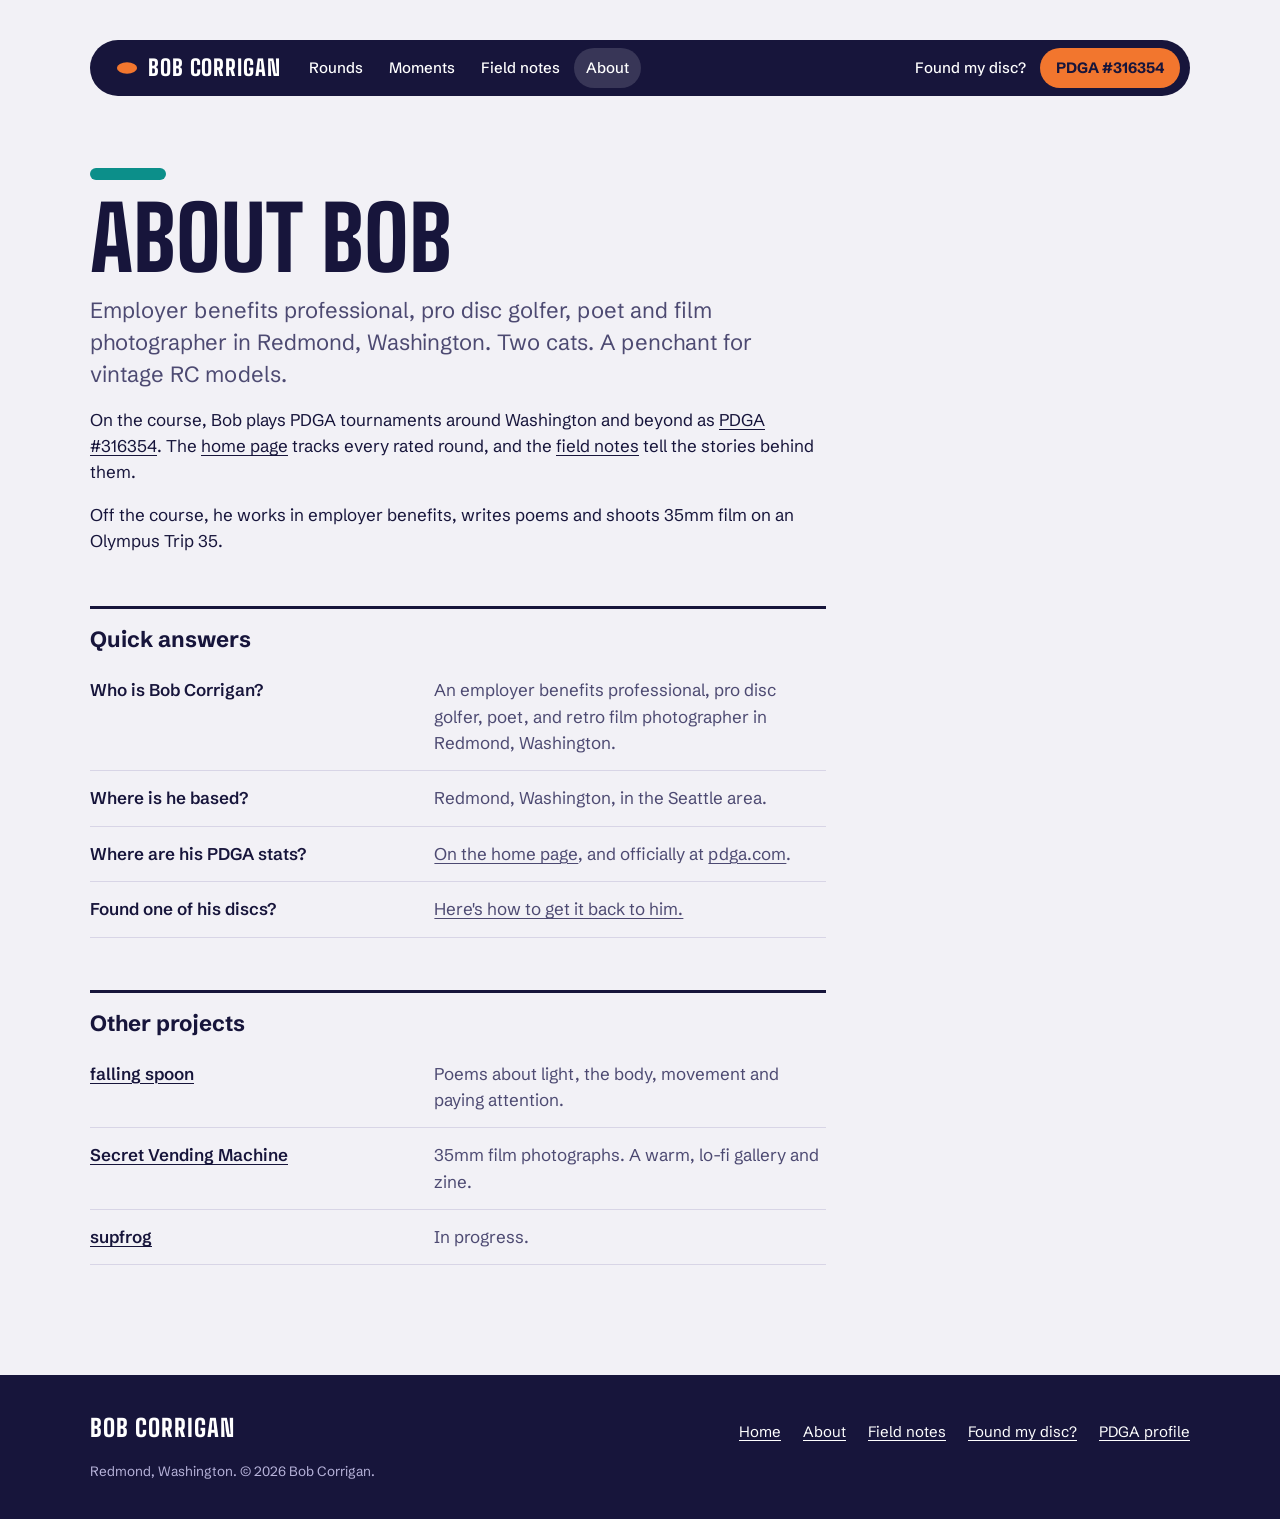
<file: about/index.html>
<!DOCTYPE html>
<html lang="en">
<head>
  <meta charset="UTF-8" />
  <meta name="viewport" content="width=device-width, initial-scale=1.0" />
  <title>About Bob Corrigan — Redmond, WA</title>
  <meta name="description" content="About Bob Corrigan: employer benefits professional, pro disc golfer, poet, and retro film photographer in Redmond, Washington, with two cats and a penchant for vintage RC models." />
  <meta name="author" content="Bob Corrigan" />
  <meta name="theme-color" content="#17153b" />
  <link rel="canonical" href="https://bobcorrigan.com/about/" />
  <meta property="og:title" content="About Bob Corrigan" />
  <meta property="og:description" content="Employer benefits professional, pro disc golfer, poet, and retro film photographer in Redmond, Washington." />
  <meta property="og:type" content="profile" />
  <meta property="og:url" content="https://bobcorrigan.com/about/" />
  <meta property="og:image" content="https://bobcorrigan.com/images/firstplaceflower.jpg" />
  <meta name="twitter:card" content="summary" />
  <script type="application/ld+json">{"@context":"https://schema.org","@graph":[{"@type":"AboutPage","@id":"https://bobcorrigan.com/about/#page","url":"https://bobcorrigan.com/about/","name":"About Bob Corrigan","mainEntity":{"@id":"https://bobcorrigan.com/#person"},"isPartOf":{"@id":"https://bobcorrigan.com/#website"}},{"@type":"FAQPage","@id":"https://bobcorrigan.com/about/#faq","mainEntity":[{"@type":"Question","name":"Who is Bob Corrigan?","acceptedAnswer":{"@type":"Answer","text":"Bob Corrigan is an employer benefits professional, pro disc golfer, poet, and retro film photographer in Redmond, Washington, with two cats and a penchant for vintage RC models."}},{"@type":"Question","name":"Where is Bob Corrigan based?","acceptedAnswer":{"@type":"Answer","text":"Redmond, Washington, in the Seattle area."}},{"@type":"Question","name":"Where can I read Bob Corrigan's poetry?","acceptedAnswer":{"@type":"Answer","text":"At falling spoon (fallingspoon.com), where he posts new poems, including the 2026 collection sliding in the light."}},{"@type":"Question","name":"Where can I see Bob Corrigan's film photography?","acceptedAnswer":{"@type":"Answer","text":"At Secret Vending Machine (secretvendingmachine.com), a gallery and zine of retro 35mm film photographs shot on an Olympus Trip 35."}},{"@type":"Question","name":"Does Bob Corrigan play disc golf?","acceptedAnswer":{"@type":"Answer","text":"Yes. Bob Corrigan is a pro disc golfer, PDGA #316354, who plays tournaments around Washington and writes disc golf field notes at bobcorrigan.com."}}]}]}</script>
  <link rel="apple-touch-icon" sizes="180x180" href="/apple-touch-icon.png">
  <link rel="icon" type="image/png" sizes="32x32" href="/favicon-32x32.png">
  <link rel="icon" type="image/png" sizes="16x16" href="/favicon-16x16.png">
  <link rel="manifest" href="/site.webmanifest">
  <link rel="preload" href="/assets/fonts/big-shoulders-latin-wght-normal.woff2" as="font" type="font/woff2" crossorigin />
  <link rel="stylesheet" href="/assets/site.css" />
</head>
<body>
  <a class="skip" href="#main">Skip to content</a>
  <div class="frame">
    <header class="topbar solo">
      <a class="brand" href="/" aria-label="Bob Corrigan, home"><svg viewBox="0 0 24 24" aria-hidden="true"><ellipse cx="12" cy="12" rx="11" ry="6.2" fill="#f2762e"/></svg><span class="brand-t">Bob Corrigan</span></a>
      <nav class="nav" aria-label="Site">
        <a href="/#rounds">Rounds</a>
        <a href="/#moments">Moments</a>
        <a href="/frolf.html">Field notes</a>
        <a href="/about/" aria-current="page">About</a>
        <a class="push wide" href="/disc/">Found my disc?</a>
        <a class="pdga" href="https://www.pdga.com/player/316354" target="_blank" rel="noopener"><span class="wide">PDGA </span>#316354</a>
      </nav>
    </header>

    <main id="main" class="page" style="--cap: var(--teal)">
      <h1>About Bob</h1>
      <p class="lede">Employer benefits professional, pro disc golfer, poet and film photographer in Redmond, Washington. Two cats. A penchant for vintage RC models.</p>

      <p>On the course, Bob plays PDGA tournaments around Washington and beyond as <a href="https://www.pdga.com/player/316354" target="_blank" rel="noopener">PDGA #316354</a>. The <a href="/">home page</a> tracks every rated round, and the <a href="/frolf.html">field notes</a> tell the stories behind them.</p>
      <p>Off the course, he works in employer benefits, writes poems and shoots 35mm film on an Olympus Trip 35.</p>

      <h2>Quick answers</h2>
      <dl class="qa">
        <div><dt>Who is Bob Corrigan?</dt><dd>An employer benefits professional, pro disc golfer, poet, and retro film photographer in Redmond, Washington.</dd></div>
        <div><dt>Where is he based?</dt><dd>Redmond, Washington, in the Seattle area.</dd></div>
        <div><dt>Where are his PDGA stats?</dt><dd><a href="/#rounds">On the home page</a>, and officially at <a href="https://www.pdga.com/player/316354" target="_blank" rel="noopener">pdga.com</a>.</dd></div>
        <div><dt>Found one of his discs?</dt><dd><a href="/disc/">Here's how to get it back to him.</a></dd></div>
      </dl>

      <h2>Other projects</h2>
      <ul class="sites">
        <li><a href="https://fallingspoon.com/">falling spoon</a><span>Poems about light, the body, movement and paying attention.</span></li>
        <li><a href="https://secretvendingmachine.com/">Secret Vending Machine</a><span>35mm film photographs. A warm, lo-fi gallery and zine.</span></li>
        <li><a href="https://supfrog.com/">supfrog</a><span>In progress.</span></li>
      </ul>
    </main>
  </div>

  <footer class="foot">
    <div class="foot-in">
      <p>Bob Corrigan</p>
      <nav aria-label="Footer">
        <a href="/">Home</a>
        <a href="/about/">About</a>
        <a href="/frolf.html">Field notes</a>
        <a href="/disc/">Found my disc?</a>
        <a href="https://www.pdga.com/player/316354" target="_blank" rel="noopener">PDGA profile</a>
      </nav>
      <p class="copy">Redmond, Washington. © 2026 Bob Corrigan.</p>
    </div>
  </footer>
</body>
</html>
</file>
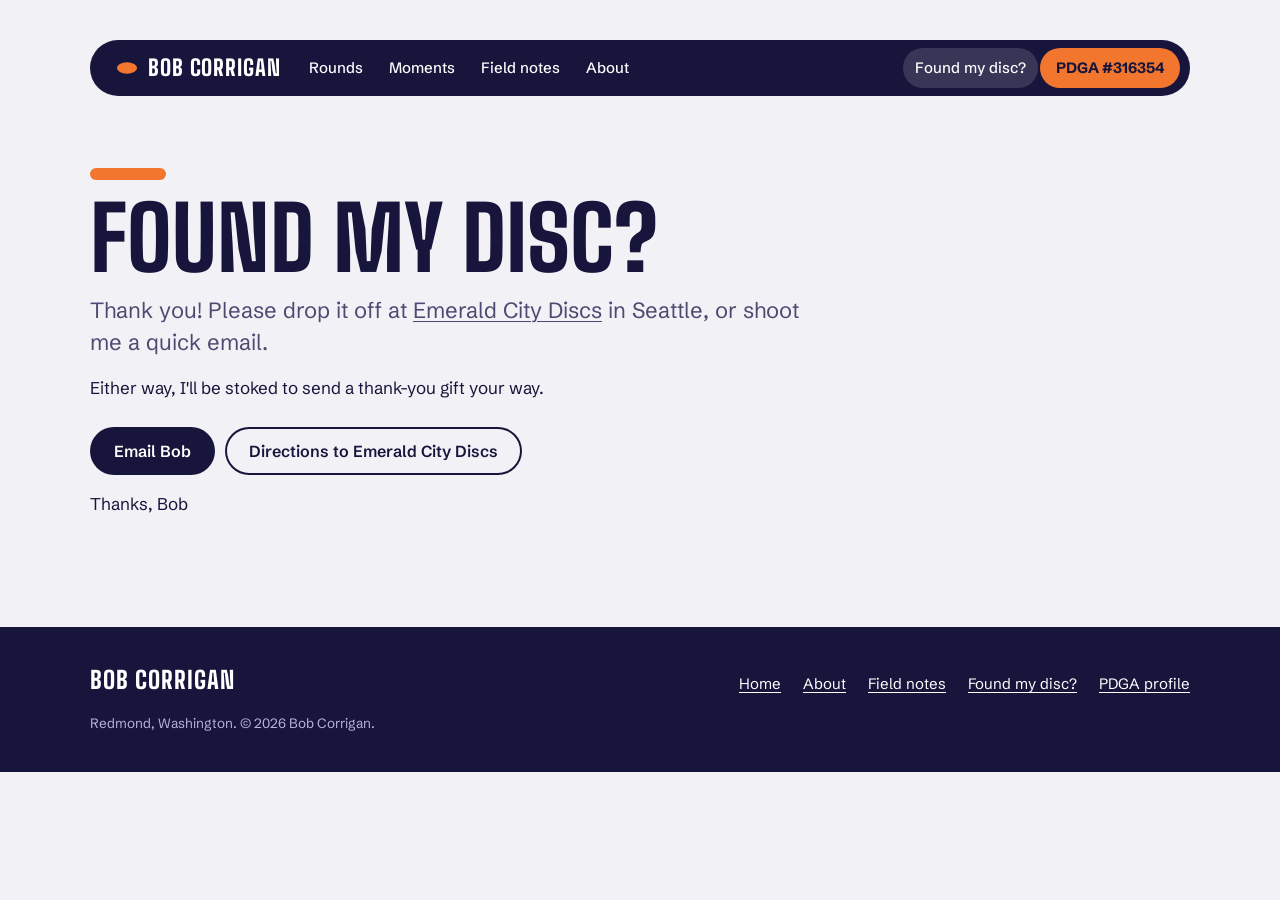
<file: disc/index.html>
<!DOCTYPE html>
<html lang="en">
<head>
  <meta charset="UTF-8" />
  <meta name="viewport" content="width=device-width, initial-scale=1.0, viewport-fit=cover" />
  <meta name="format-detection" content="telephone=no" />
  <title>Found My Disc? — Bob Corrigan</title>
  <meta name="author" content="Bob Corrigan" />
  <link rel="canonical" href="https://bobcorrigan.com/disc/" />
  <script type="application/ld+json">{"@context": "https://schema.org", "@type": "WebPage", "name": "Found My Disc? — Bob Corrigan", "url": "https://bobcorrigan.com/disc/", "author": {"@type": "Person", "@id": "https://bobcorrigan.com/#person", "name": "Bob Corrigan", "alternateName": "Robert Corrigan", "url": "https://bobcorrigan.com/", "jobTitle": "Employer benefits professional"}, "isPartOf": {"@id": "https://bobcorrigan.com/#website"}}</script>
  <meta name="description" content="Found a disc with Bob Corrigan's name on it? Drop it at Emerald City Discs in Seattle or email Bob, and he'll send a thank-you gift." />
  <meta property="og:title" content="Found my disc? Thank you!" />
  <meta property="og:description" content="Drop it at Emerald City Discs or send me a quick email. Thank-you gift included." />
  <meta property="og:type" content="website" />
  <meta property="og:url" content="https://bobcorrigan.com/disc/" />
  <meta name="theme-color" content="#17153b" />
  <link rel="apple-touch-icon" sizes="180x180" href="/apple-touch-icon.png">
  <link rel="icon" type="image/png" sizes="32x32" href="/favicon-32x32.png">
  <link rel="icon" type="image/png" sizes="16x16" href="/favicon-16x16.png">
  <link rel="manifest" href="/site.webmanifest">
  <link rel="preload" href="/assets/fonts/big-shoulders-latin-wght-normal.woff2" as="font" type="font/woff2" crossorigin />
  <link rel="stylesheet" href="/assets/site.css" />
</head>
<body>
  <a class="skip" href="#main">Skip to content</a>
  <div class="frame">
    <header class="topbar solo">
      <a class="brand" href="/" aria-label="Bob Corrigan, home"><svg viewBox="0 0 24 24" aria-hidden="true"><ellipse cx="12" cy="12" rx="11" ry="6.2" fill="#f2762e"/></svg><span class="brand-t">Bob Corrigan</span></a>
      <nav class="nav" aria-label="Site">
        <a href="/#rounds">Rounds</a>
        <a href="/#moments">Moments</a>
        <a href="/frolf.html">Field notes</a>
        <a href="/about/">About</a>
        <a class="push wide" href="/disc/" aria-current="page">Found my disc?</a>
        <a class="pdga" href="https://www.pdga.com/player/316354" target="_blank" rel="noopener"><span class="wide">PDGA </span>#316354</a>
      </nav>
    </header>

    <main id="main" class="page" style="--cap: var(--tang)">
      <h1>Found my disc?</h1>
      <p class="lede">Thank you! Please drop it off at <a href="https://www.google.com/maps/search/?api=1&amp;query=Emerald+City+Discs+1521+SW+98th+St+Seattle+WA+98106" target="_blank" rel="noopener">Emerald City Discs</a> in Seattle, or shoot me a quick email.</p>
      <p>Either way, I'll be stoked to send a thank-you gift your way.</p>

      <div class="actions">
        <a class="btn" href="mailto:robertpaulc@gmail.com?subject=Found%20your%20disc&amp;body=Hi%20Bob!%20I%20found%20your%20disc%20at%20">Email Bob</a>
        <a class="btn ghost" href="https://www.google.com/maps/search/?api=1&amp;query=Emerald+City+Discs+1521+SW+98th+St+Seattle+WA+98106" target="_blank" rel="noopener">Directions to Emerald City Discs</a>
      </div>

      <p>Thanks, Bob</p>
    </main>
  </div>

  <footer class="foot">
    <div class="foot-in">
      <p>Bob Corrigan</p>
      <nav aria-label="Footer">
        <a href="/">Home</a>
        <a href="/about/">About</a>
        <a href="/frolf.html">Field notes</a>
        <a href="/disc/">Found my disc?</a>
        <a href="https://www.pdga.com/player/316354" target="_blank" rel="noopener">PDGA profile</a>
      </nav>
      <p class="copy">Redmond, Washington. © 2026 Bob Corrigan.</p>
    </div>
  </footer>
</body>
</html>
</file>
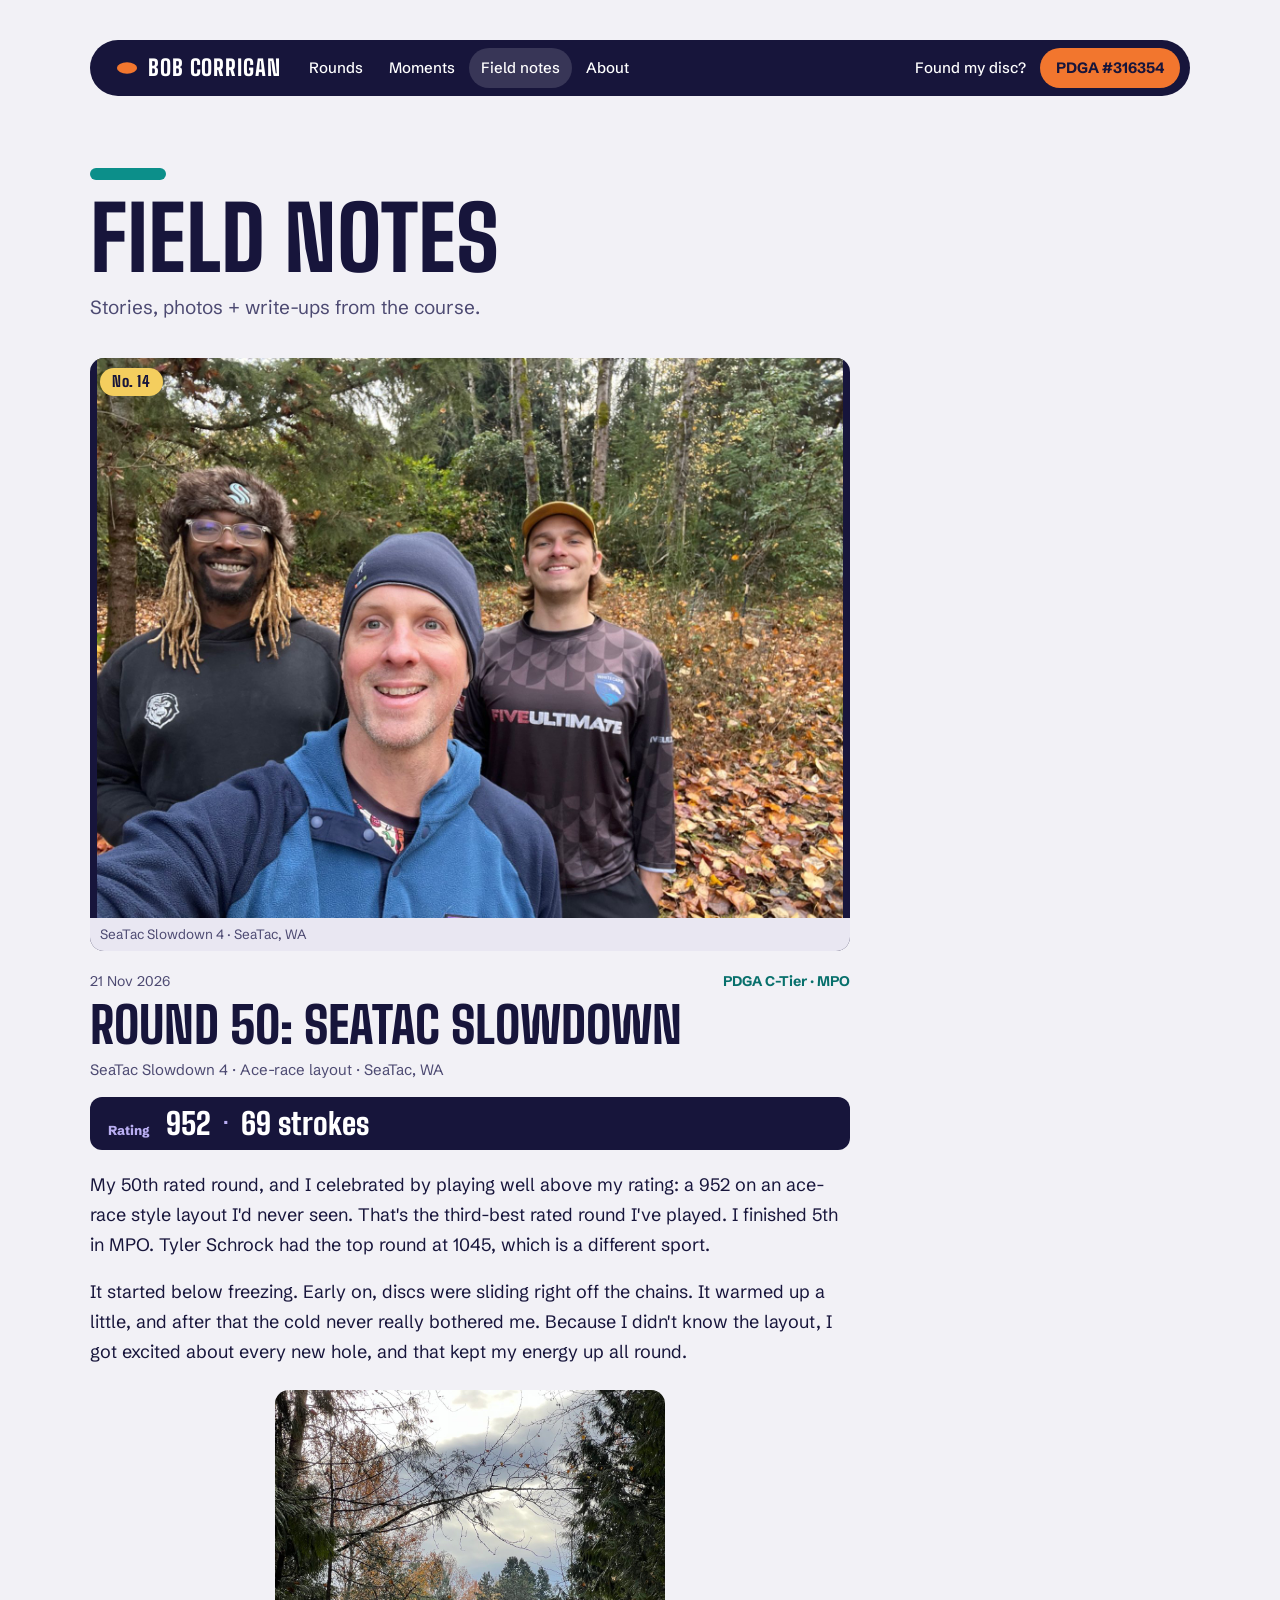
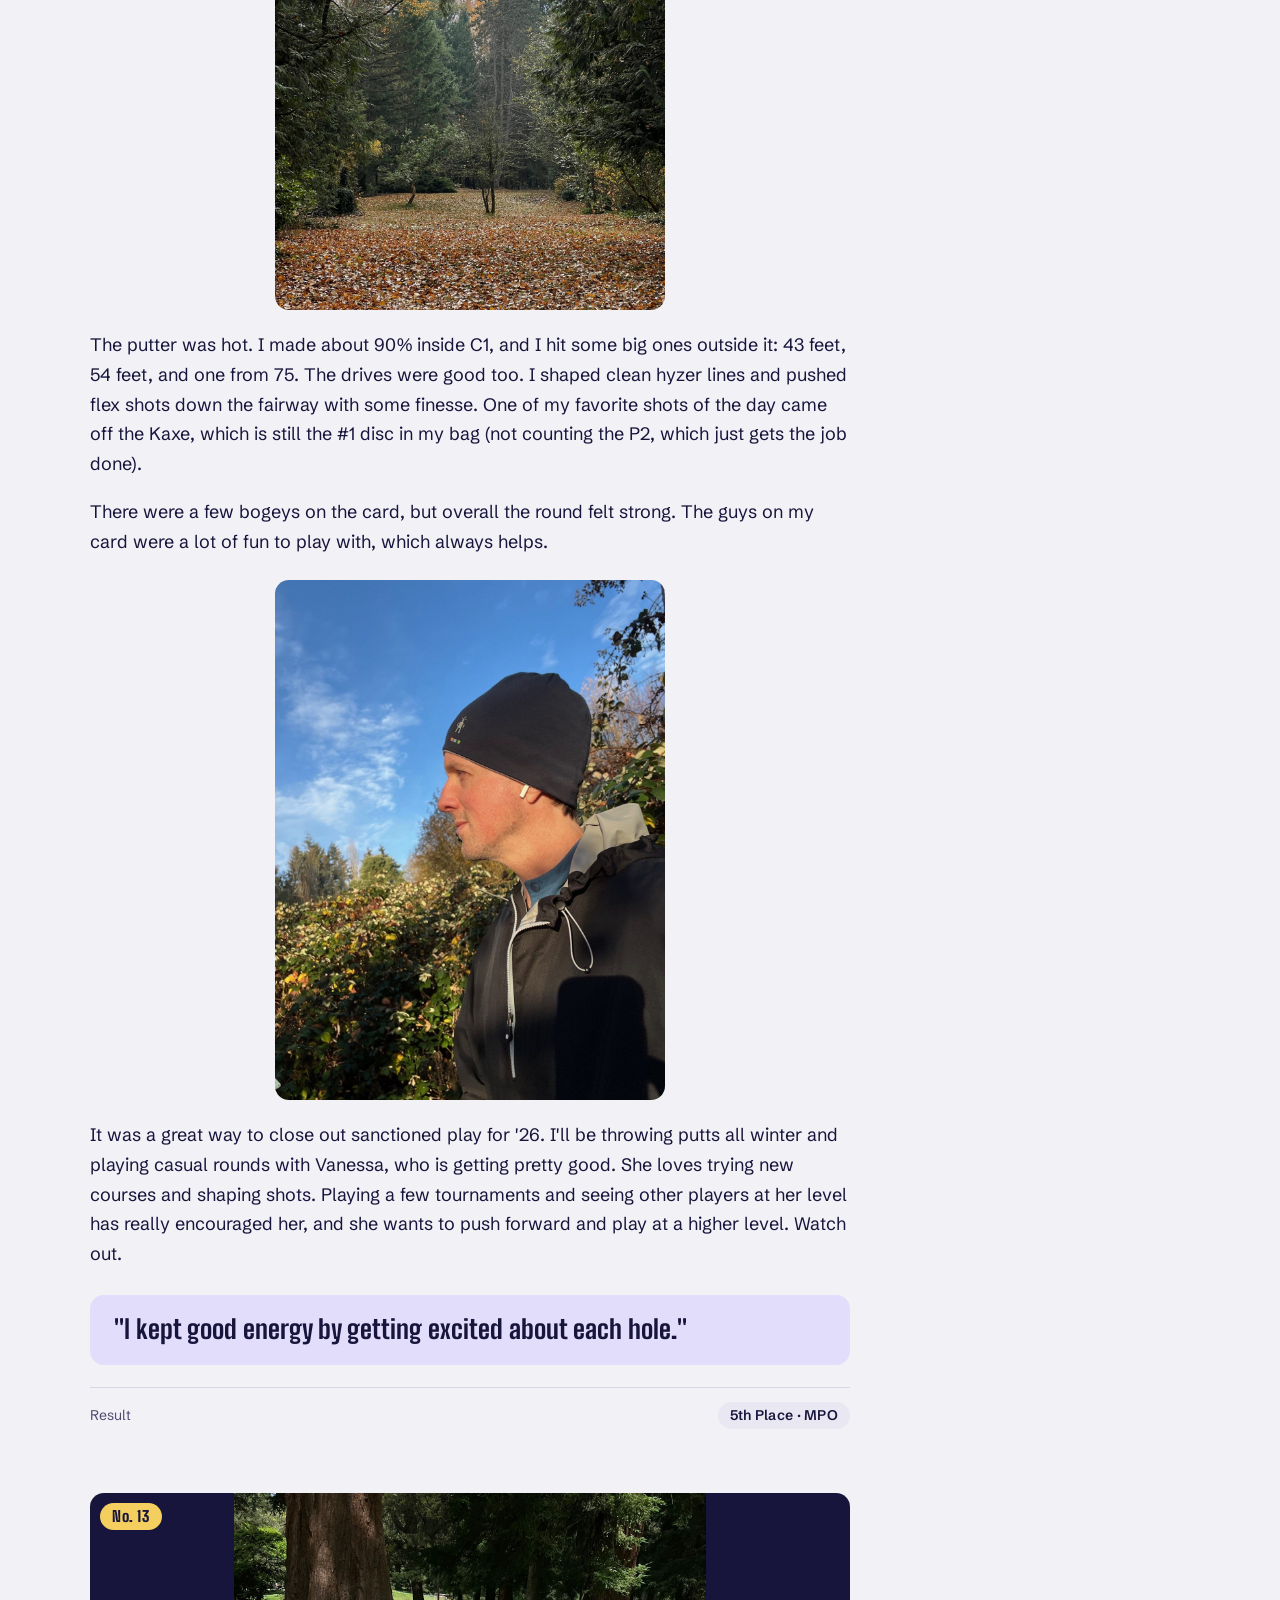
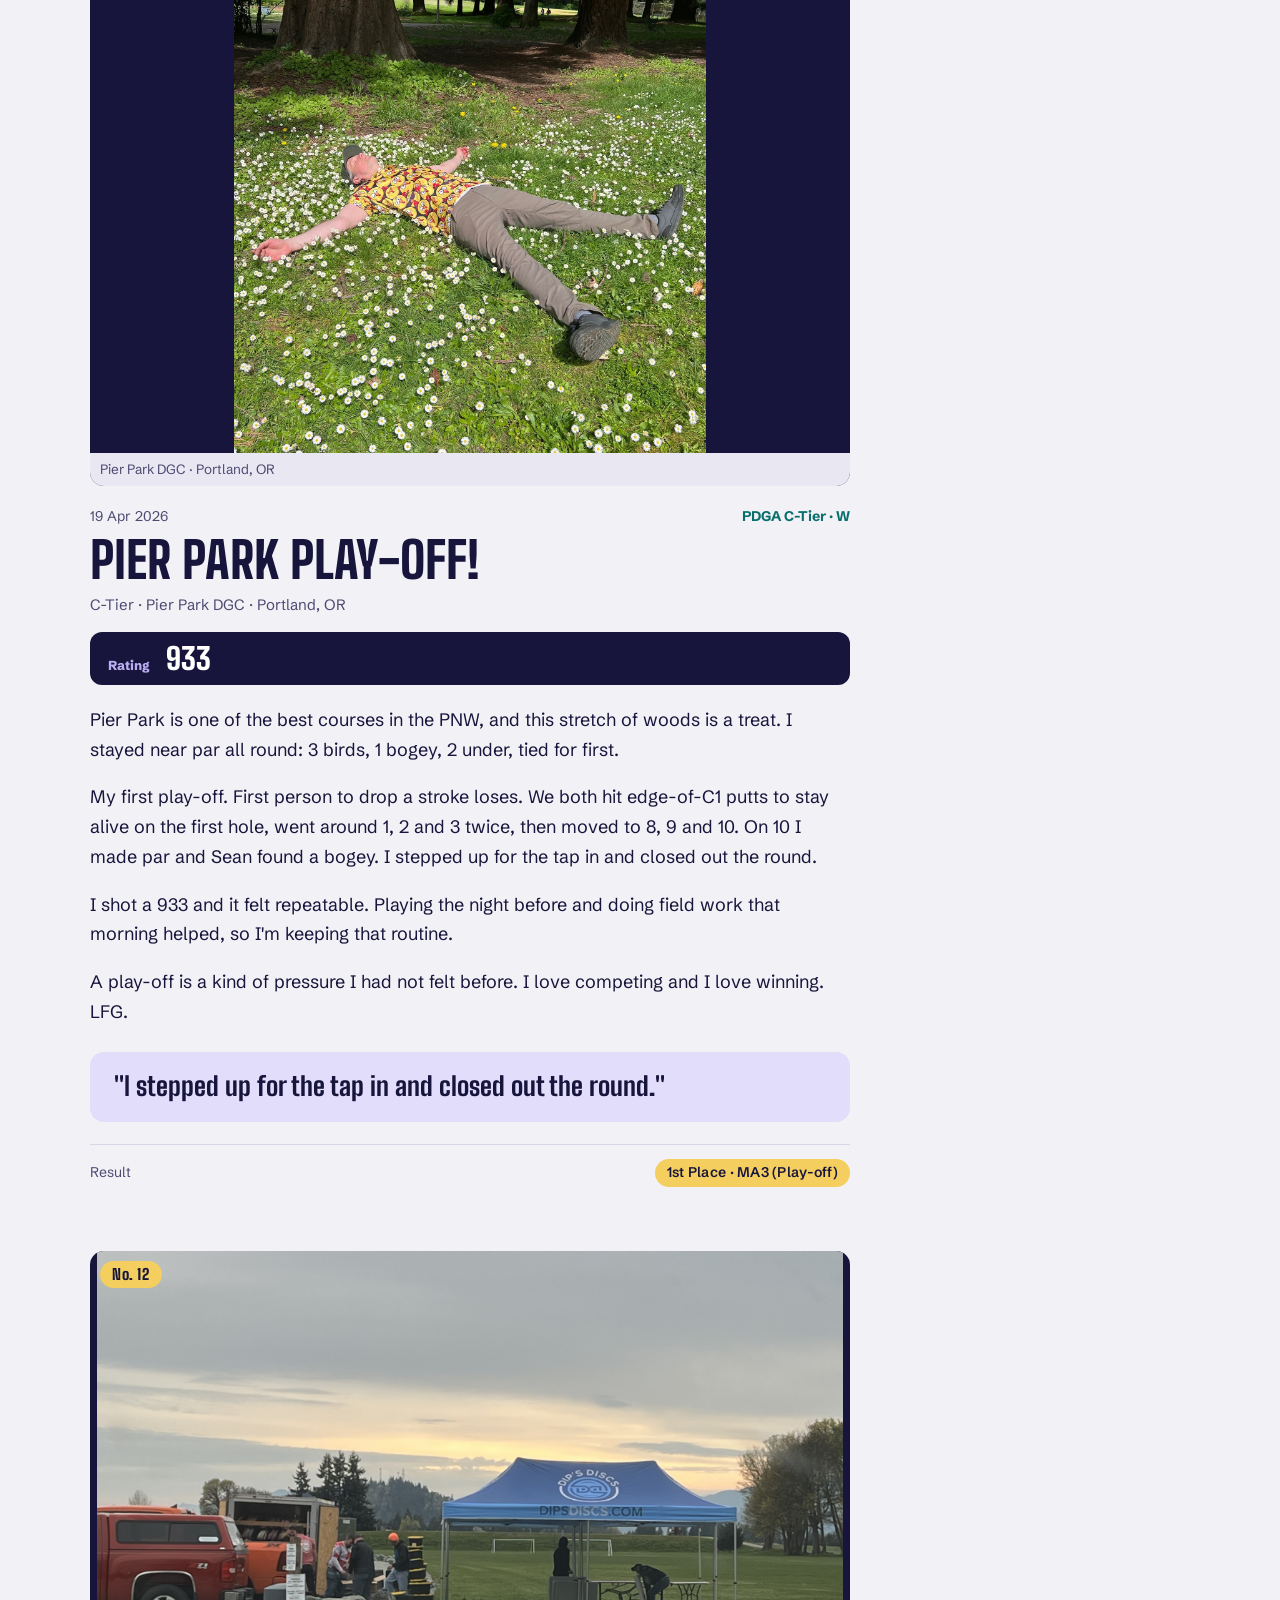
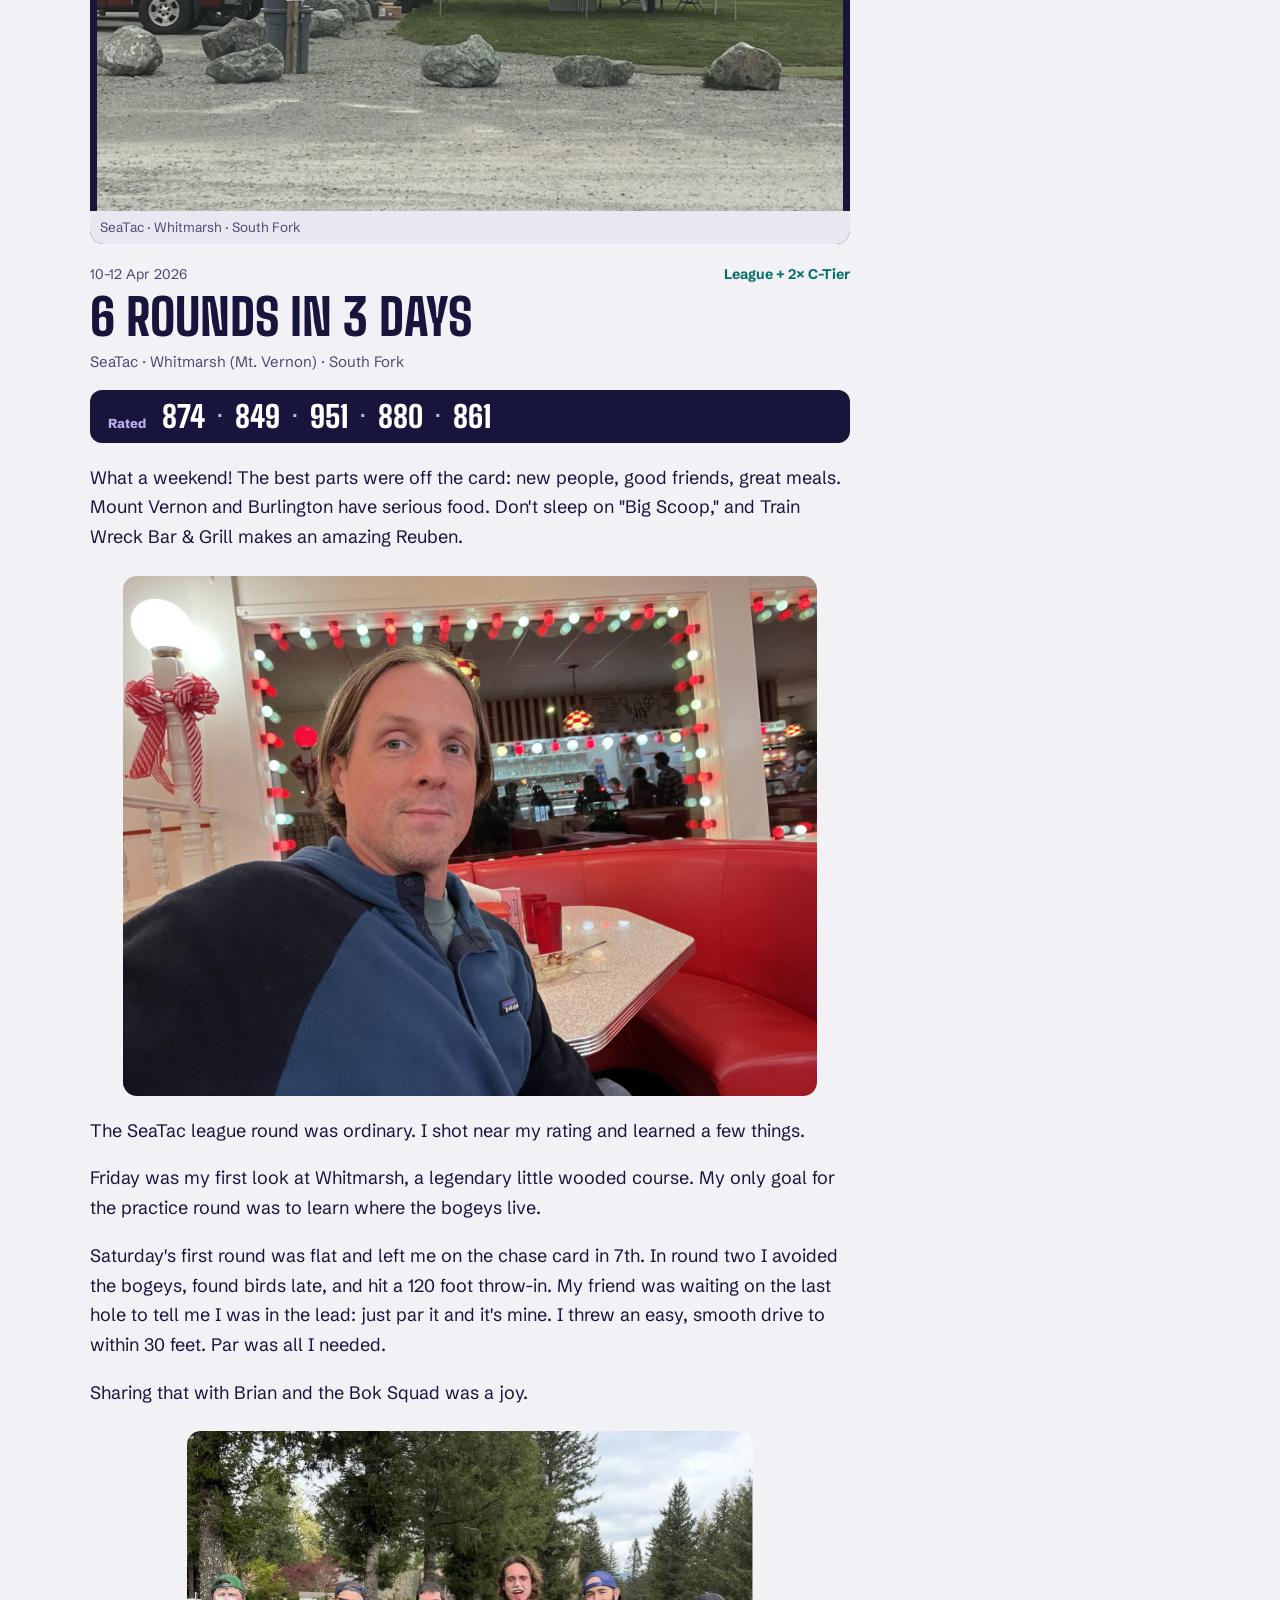
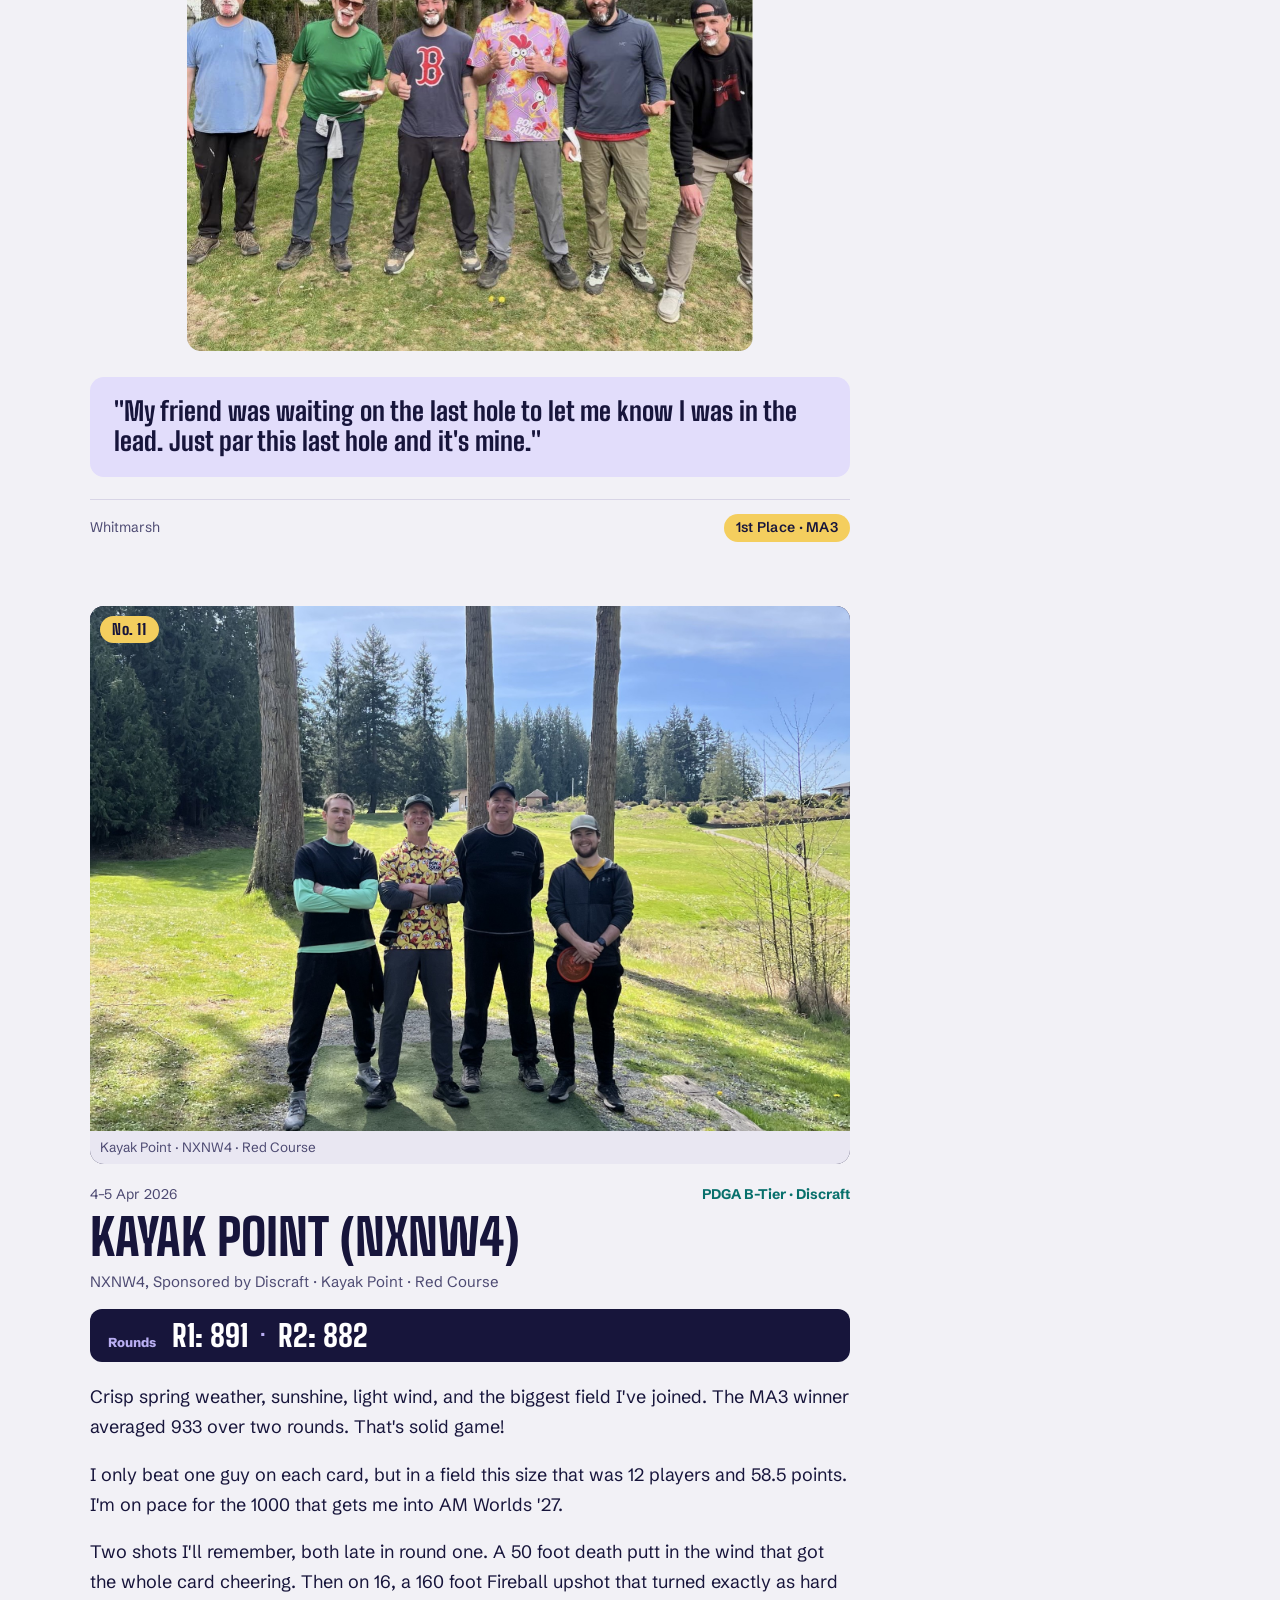
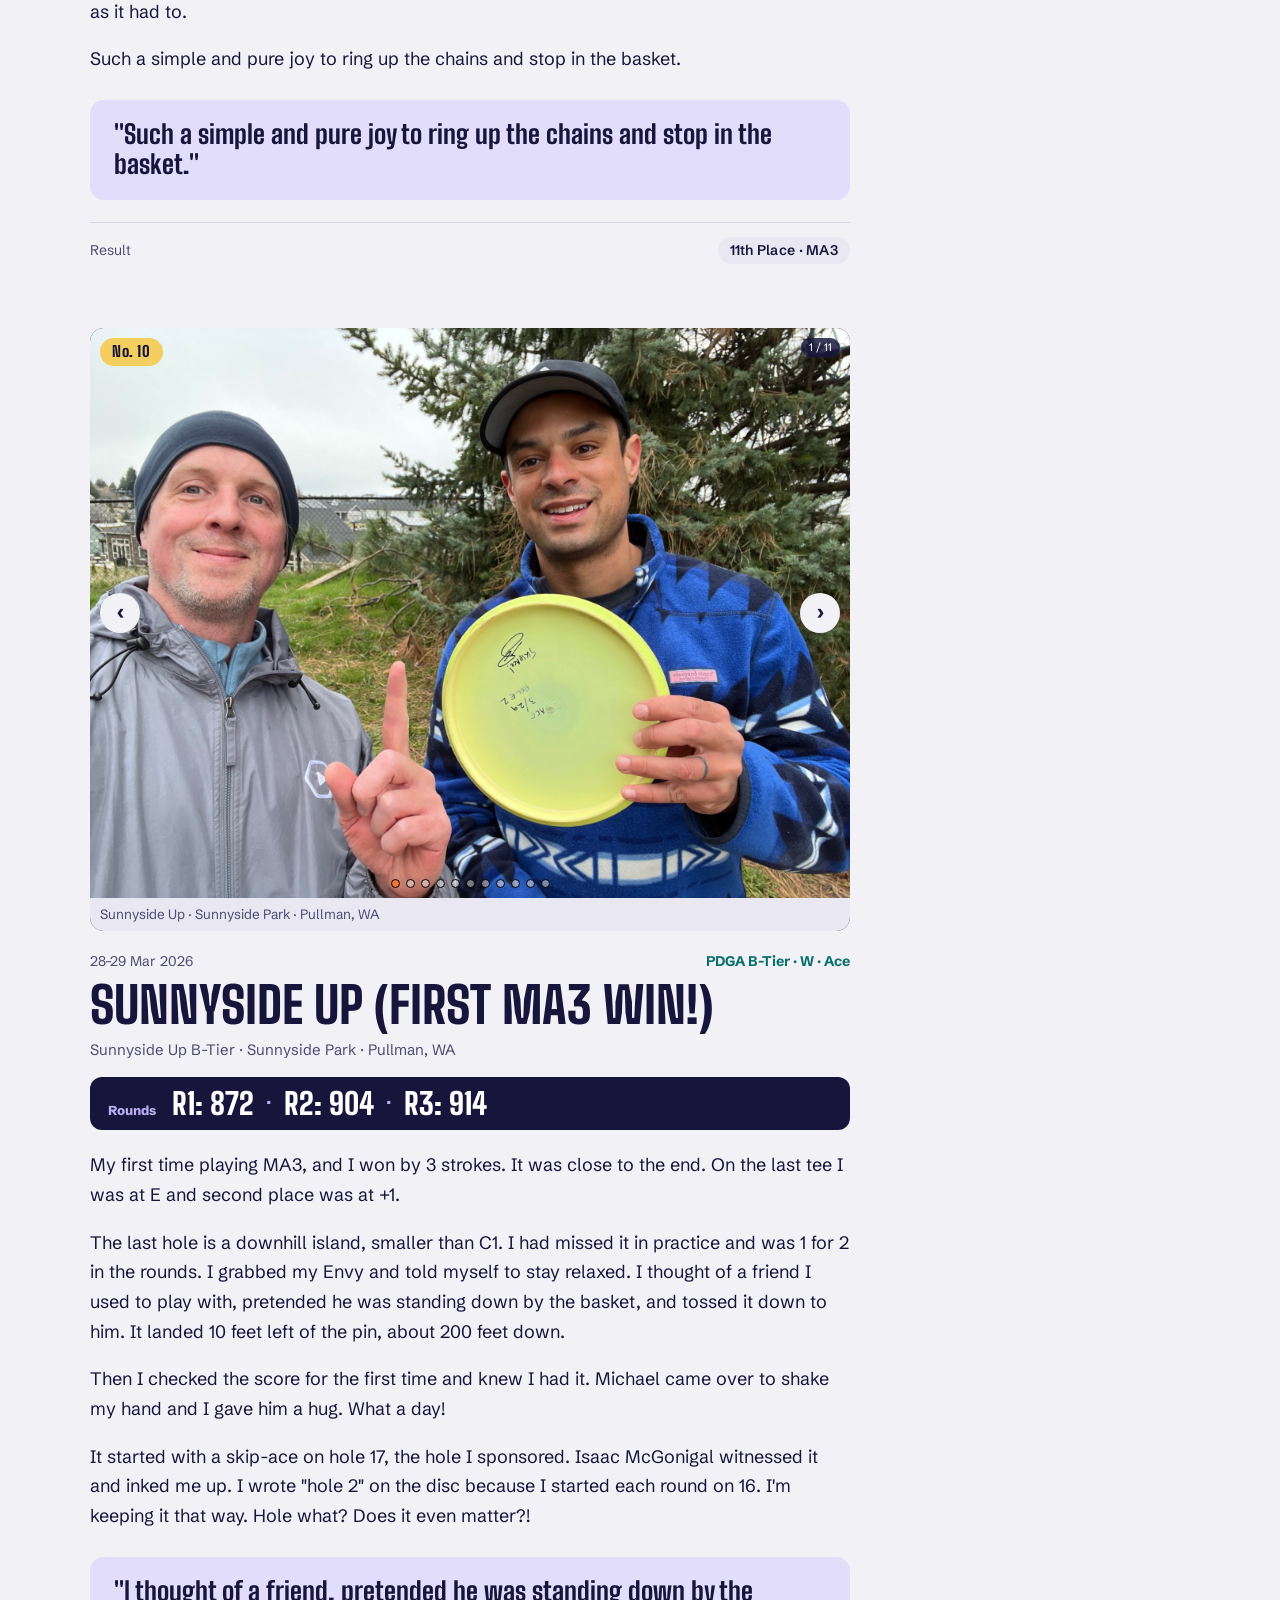
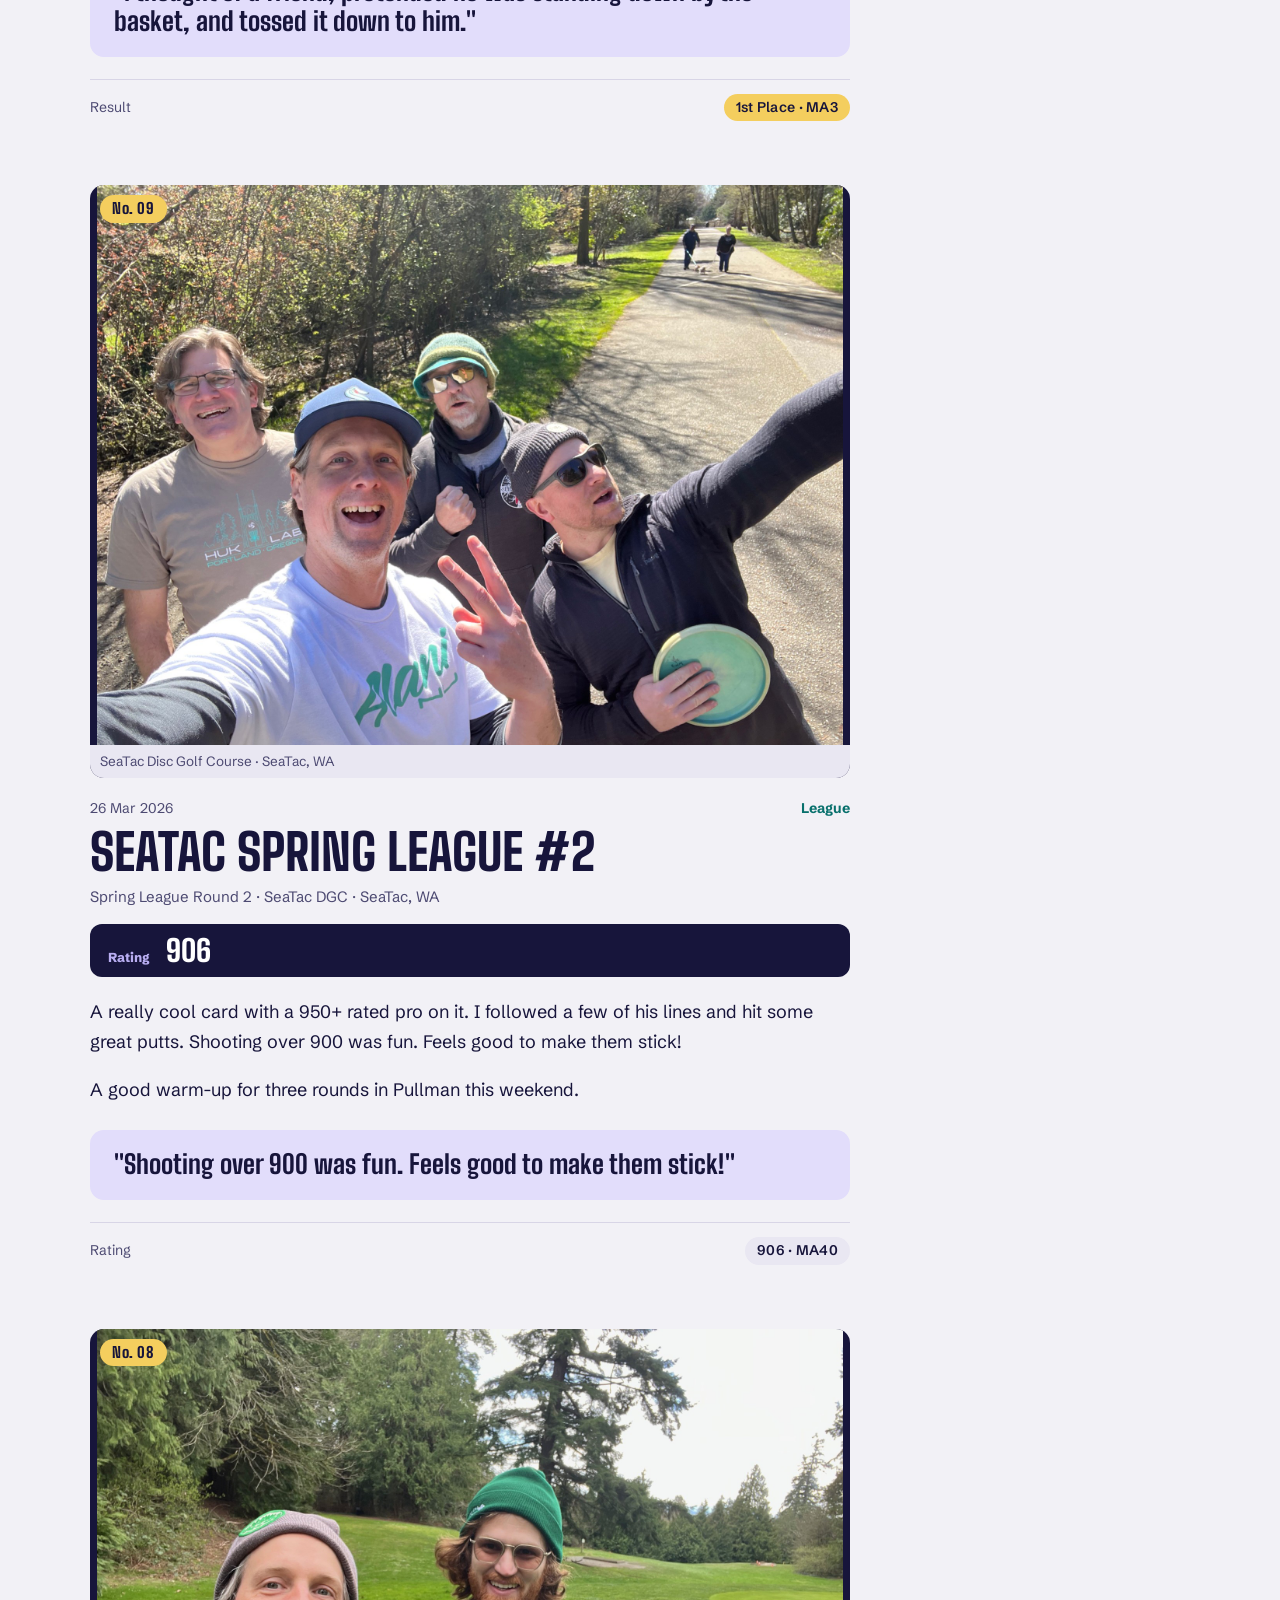
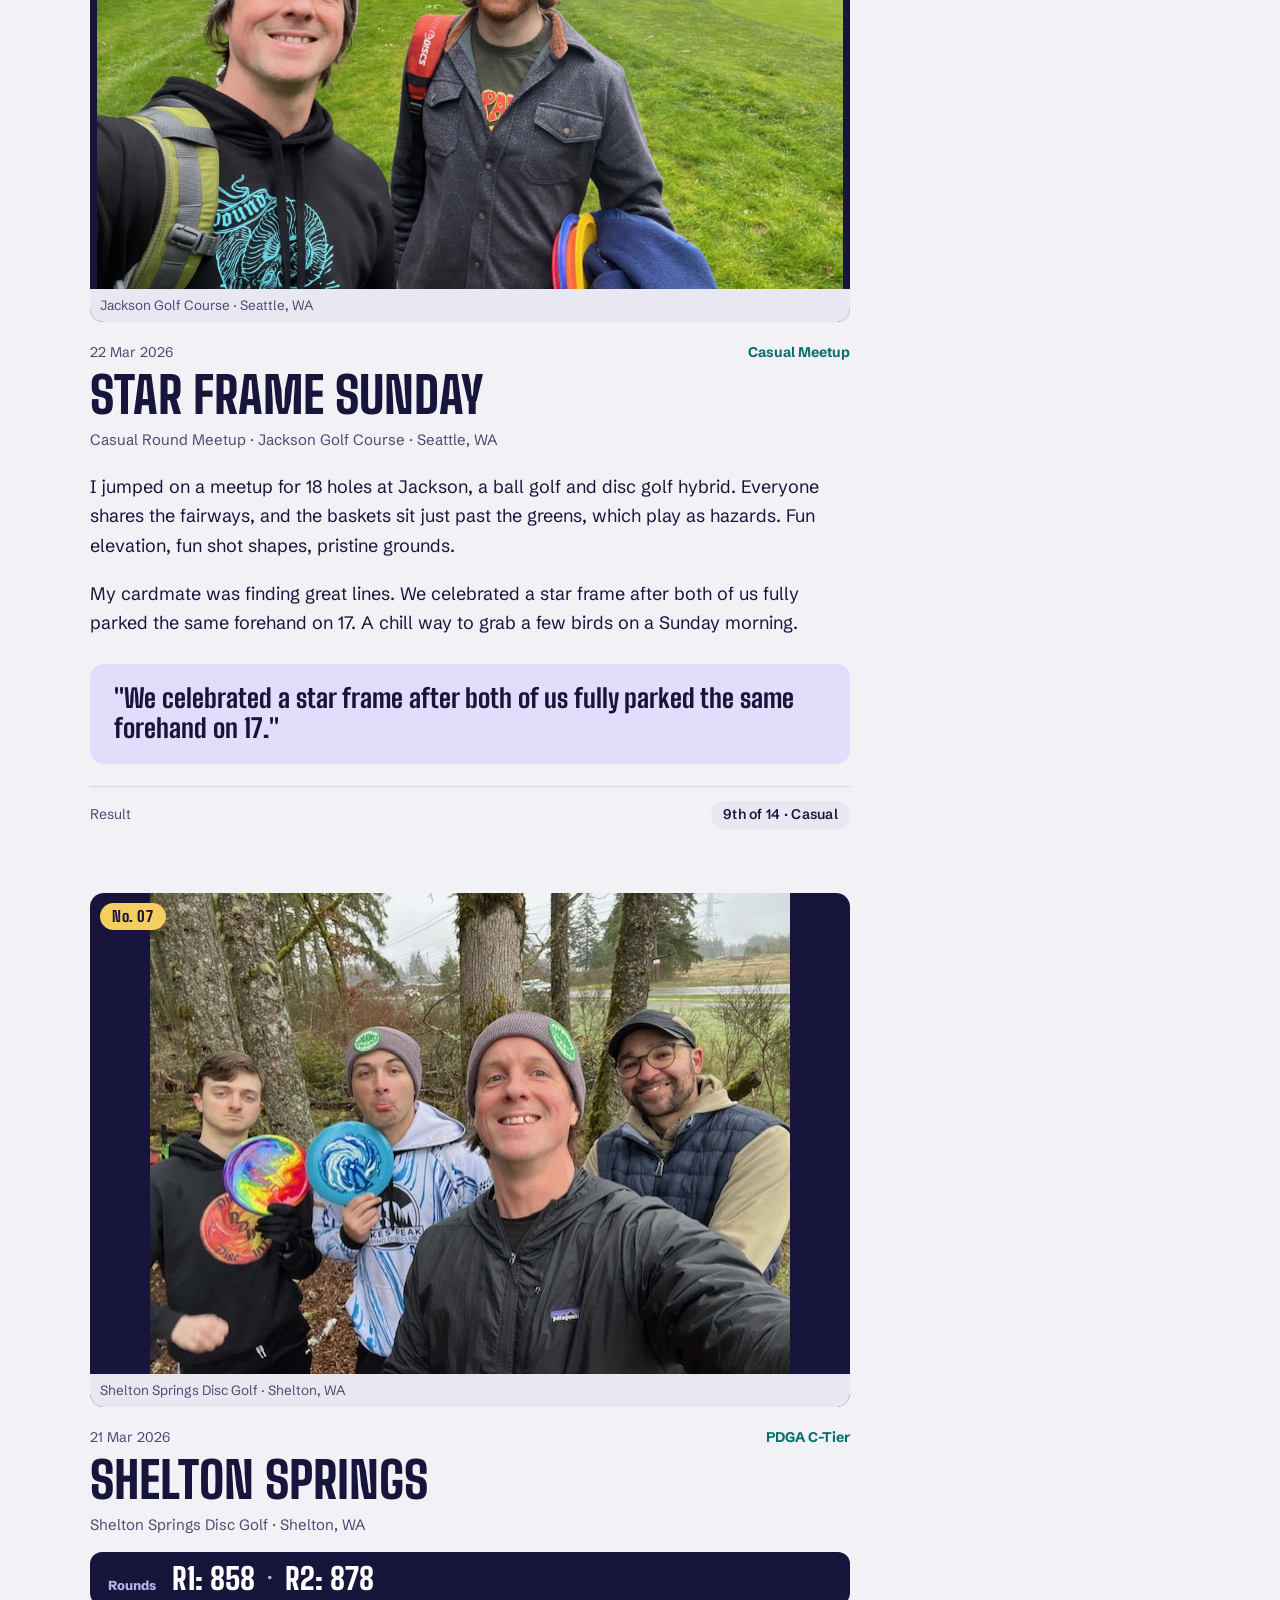
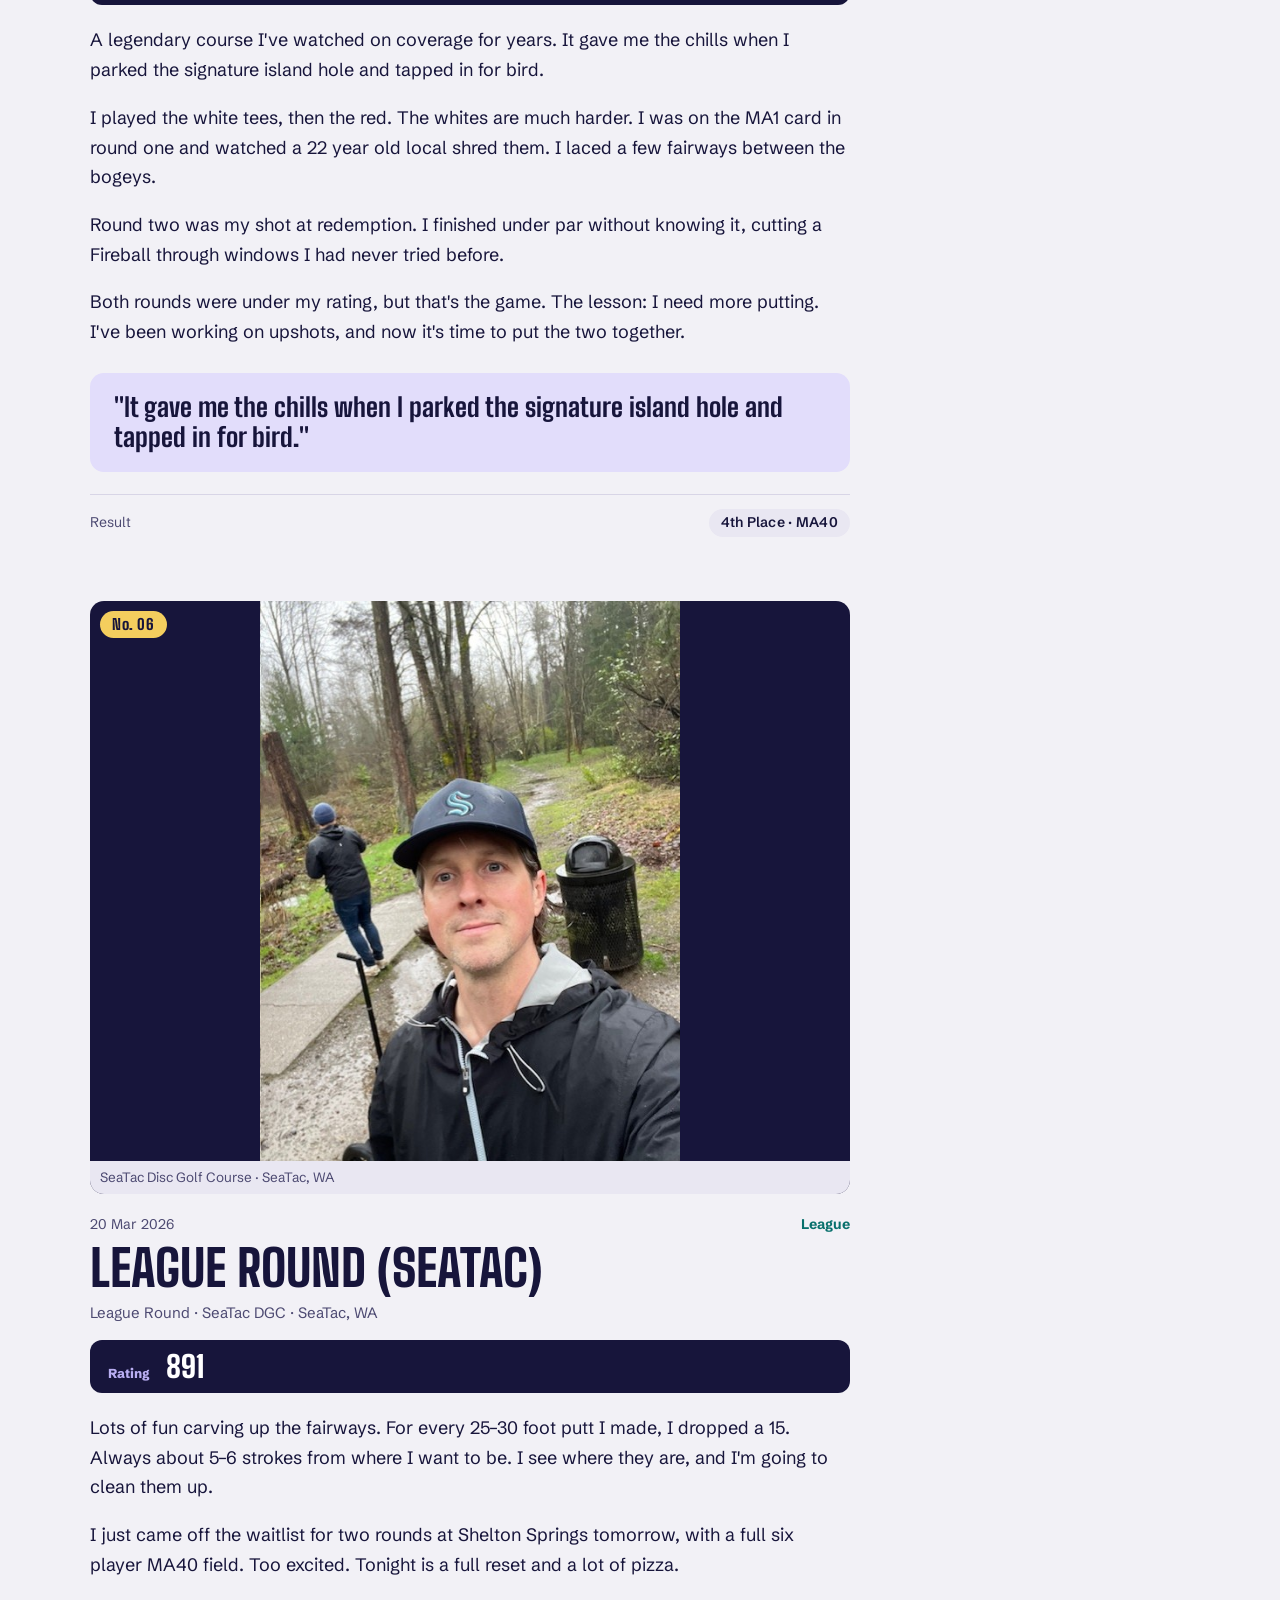
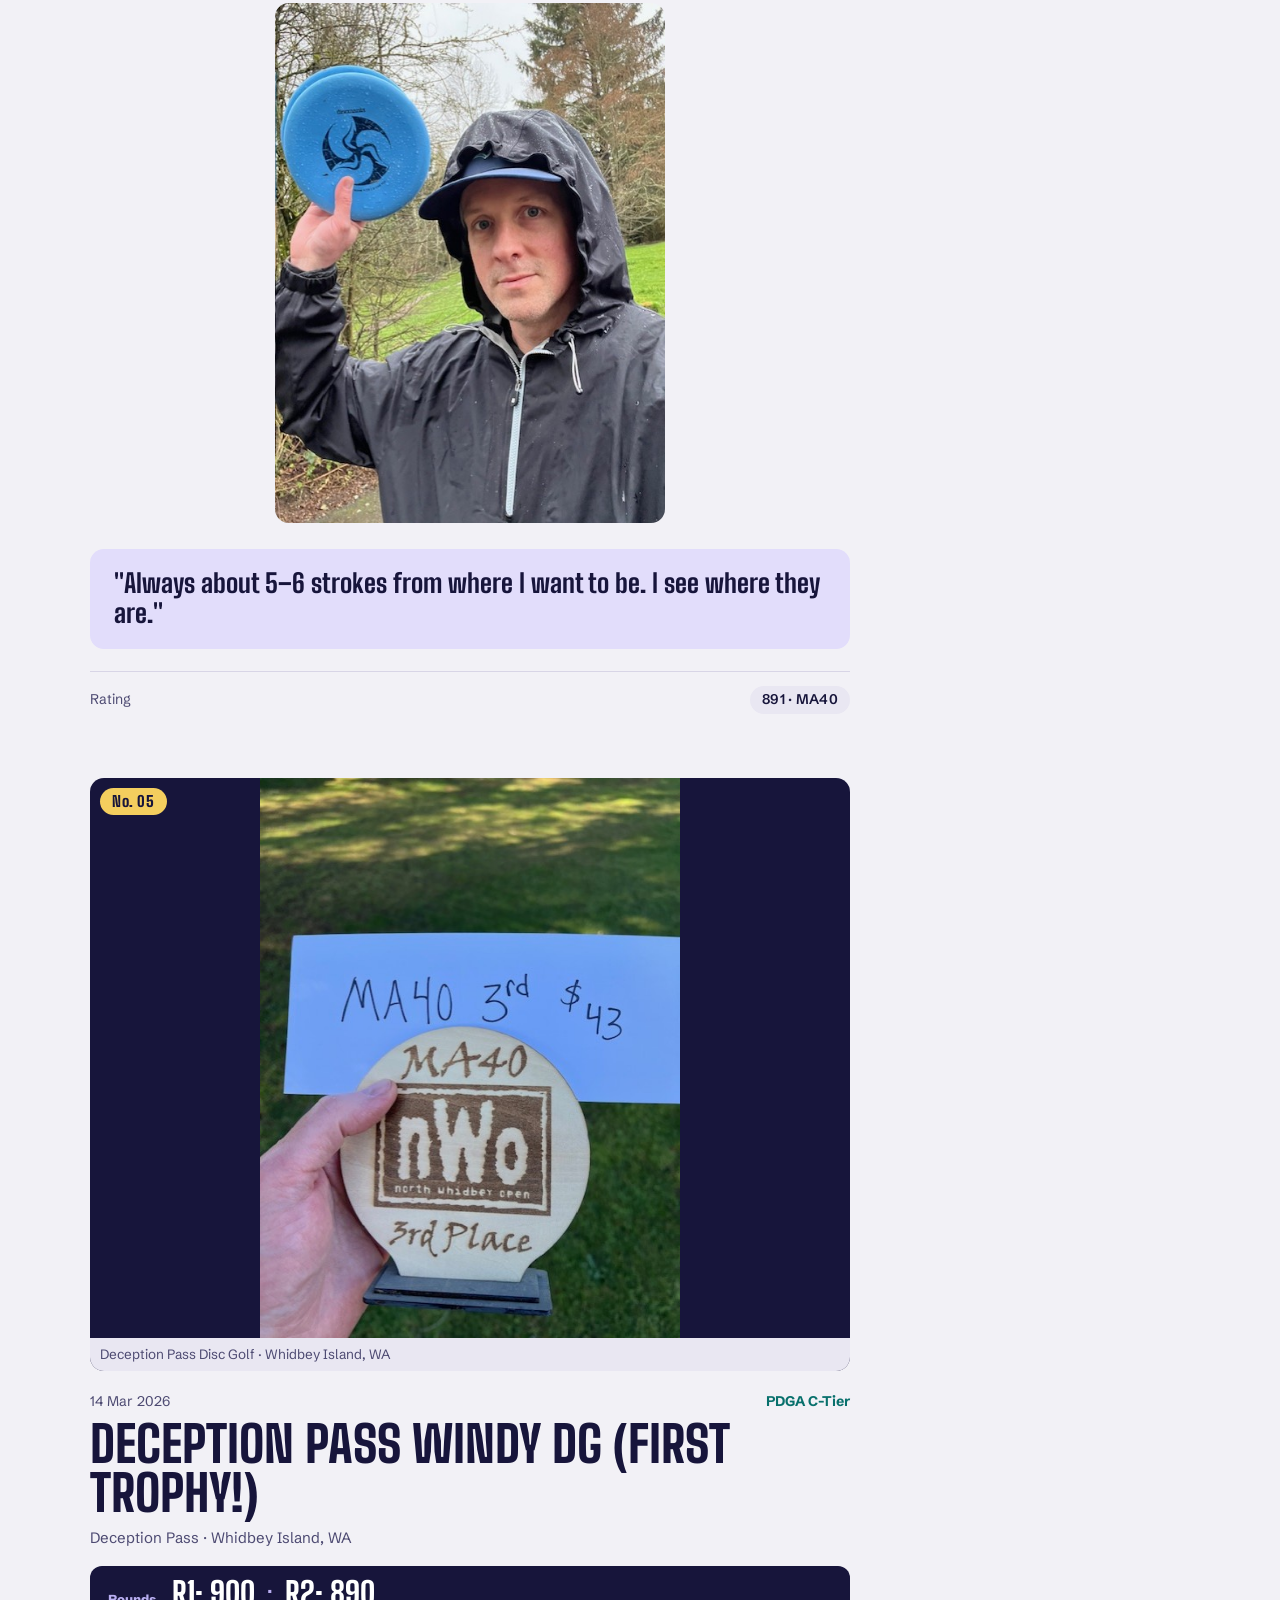
<file: frolf.html>
<!DOCTYPE html>
<html lang="en" class="no-js">
<head>
  <script>document.documentElement.className='js'</script>
  <meta charset="UTF-8" />
  <meta name="viewport" content="width=device-width, initial-scale=1.0" />
  <title>Disc Golf Field Notes — Bob Corrigan</title>
  <meta name="author" content="Bob Corrigan" />
  <meta name="theme-color" content="#17153b" />
  <link rel="canonical" href="https://bobcorrigan.com/frolf.html" />
  <script type="application/ld+json">{"@context": "https://schema.org", "@type": "Blog", "name": "Disc Golf Field Notes — Bob Corrigan", "url": "https://bobcorrigan.com/frolf.html", "author": {"@type": "Person", "@id": "https://bobcorrigan.com/#person", "name": "Bob Corrigan", "alternateName": "Robert Corrigan", "url": "https://bobcorrigan.com/", "jobTitle": "Employer benefits professional"}, "isPartOf": {"@id": "https://bobcorrigan.com/#website"}}</script>
  <meta name="description" content="Bob Corrigan's disc golf field notes. Stories, photos, and write-ups from the course. PDGA #316354 · MA40." />
  <meta property="og:title" content="Field Notes — Bob Corrigan" />
  <meta property="og:description" content="Stories, photos + write-ups from the course." />
  <meta property="og:type" content="website" />
  <meta property="og:url" content="https://bobcorrigan.com/frolf.html" />
  <link rel="apple-touch-icon" sizes="180x180" href="/apple-touch-icon.png">
  <link rel="icon" type="image/png" sizes="32x32" href="/favicon-32x32.png">
  <link rel="icon" type="image/png" sizes="16x16" href="/favicon-16x16.png">
  <link rel="manifest" href="/site.webmanifest">
  <style>
    *, *::before, *::after { box-sizing: border-box; margin: 0; padding: 0; }

    :root {
      --ink: #1a1714;
      --paper: #f0ebe3;
      --cream: #e4dccf;
      --muted: #756c62;
      --rule: #c8bfb4;
      --accent: #2f7a45;
      --green: #d4f0d8;
      --green-dark: #b9e6c0;
      --sun: #ffe9a8;
      --desk: #b8b0a4;
      --phos: #d4f0d8;
      --phos-dim: #8fc79a;
      --gold: #f2cf66;
      --silver: #d9dde0;
      --bronze: #e0a878;
      --mono: 'Space Mono', ui-monospace, Menlo, monospace;
      --px: 'Pixelify Sans', 'Space Mono', ui-monospace, monospace;
      --crtf: 'VT323', 'Space Mono', ui-monospace, monospace;
    }

    html { background: var(--desk); -webkit-text-size-adjust: 100%; scroll-behavior: smooth; scroll-padding-top: 48px; }

    body {
      background: var(--desk);
      color: var(--ink);
      font-family: var(--mono);
      font-size: 14px;
      line-height: 1.65;
      padding: 0 1.25rem 2.25rem;
      overflow-x: hidden;
      -webkit-font-smoothing: antialiased;
    }

    /* desktop crosshatch */
    body::before {
      content: '';
      position: fixed;
      inset: 0;
      background-image: url("data:image/svg+xml,%3Csvg width='6' height='6' viewBox='0 0 6 6' xmlns='http://www.w3.org/2000/svg'%3E%3Cg fill='%239e968a' fill-opacity='0.22'%3E%3Crect width='1' height='1' x='0' y='0'/%3E%3Crect width='1' height='1' x='3' y='3'/%3E%3C/g%3E%3C/svg%3E");
      pointer-events: none;
      z-index: 0;
    }

    a { color: inherit; }
    img { max-width: 100%; }

    .sr {
      position: absolute; width: 1px; height: 1px; overflow: hidden;
      clip: rect(0 0 0 0); clip-path: inset(50%); white-space: nowrap;
    }

    /* ── System menu bar ── */
    .menubar {
      position: sticky;
      top: 0;
      z-index: 30;
      display: flex;
      align-items: center;
      gap: 2px;
      height: 34px;
      margin: 0 -1.25rem;
      padding: 0 10px;
      background: var(--paper);
      border-bottom: 2px solid var(--ink);
      box-shadow: 0 3px 0 rgba(26, 23, 20, 0.12);
      font-size: 12px;
      font-weight: 700;
      letter-spacing: 0.03em;
      white-space: nowrap;
      overflow-x: auto;
      scrollbar-width: none;
      user-select: none;
    }
    .menubar::-webkit-scrollbar { display: none; }
    .menubar a { text-decoration: none; }
    .mb-item { padding: 5px 9px; border-radius: 3px; }
    .mb-item:hover, .mb-item:focus-visible, .mb-item[aria-current] { background: var(--ink); color: var(--paper); outline: none; }
    .mb-logo { display: inline-flex; align-items: center; gap: 7px; }
    .mb-logo svg { width: 16px; height: 16px; flex: none; }
    .mb-space { flex: 1; min-width: 6px; }
    .mb-clock { padding: 0 4px 0 10px; font-weight: 400; color: var(--muted); font-variant-numeric: tabular-nums; }

    .pill {
      display: inline-flex;
      align-items: center;
      gap: 0.3rem;
      margin-left: 6px;
      padding: 2px 8px 2px 9px;
      background: var(--green);
      border: 1.5px solid var(--ink);
      border-radius: 4px;
      box-shadow: 2px 2px 0 var(--ink);
      color: var(--ink);
      font-size: 11px;
      transition: transform 0.12s ease, box-shadow 0.12s ease, background 0.12s ease;
    }
    .pill:hover { background: var(--green-dark); transform: translate(-1px, -1px); box-shadow: 3px 3px 0 var(--ink); }
    .pill:active { transform: translate(2px, 2px); box-shadow: 0 0 0 var(--ink); }
    .pill:focus-visible { outline: 2px solid var(--ink); outline-offset: 2px; }
    .pill svg { width: 11px; height: 11px; }
    .pill.sun { background: var(--sun); }
    .pill.sun:hover { background: #ffdf85; }

    /* ── Windows ── */
    .win {
      position: relative;
      z-index: 1;
      max-width: var(--w, 1080px);
      margin: 1.6rem auto 0;
      border: 2px solid var(--ink);
      border-radius: 8px;
      background: var(--paper);
      box-shadow: 6px 6px 0 rgba(26, 23, 20, 0.22), inset 0 0 0 1px rgba(255, 255, 255, 0.3);
    }
    .tbar {
      position: relative;
      display: flex;
      align-items: center;
      justify-content: center;
      height: 40px;
      padding: 0 64px;
      background:
        repeating-linear-gradient(180deg, transparent 0 3px, rgba(26, 23, 20, 0.2) 3px 4px) 0 11px / 100% 19px no-repeat,
        linear-gradient(180deg, #e8e2d8 0%, #d6d0c6 45%, #cac3b8 100%);
      border-bottom: 2px solid var(--ink);
      border-radius: 6px 6px 0 0;
      user-select: none;
    }
    .dots { position: absolute; left: 0; top: 0; bottom: 0; display: flex; align-items: center; gap: 6px; padding: 0 10px 0 12px; background: #d6d0c6; border-radius: 6px 0 0 0; }
    .dot { display: block; width: 11px; height: 11px; border-radius: 50%; border: 1px solid rgba(0, 0, 0, 0.25); }
    .dot.c { background: #ff6058; }
    .dot.m { background: #ffbd2e; }
    .dot.x { background: #7ddc8c; }
    a.dot.x:hover { background: #4fce65; }
    .ttl {
      padding: 0 14px;
      background: #d9d3c9;
      font-size: 0.9rem;
      font-weight: 700;
      letter-spacing: 0.06em;
      color: var(--ink);
      text-decoration: none;
      text-shadow: 0 1px 0 rgba(255, 255, 255, 0.45);
      white-space: nowrap;
      overflow: hidden;
      text-overflow: ellipsis;
    }
    .tnote { position: absolute; right: 0; top: 0; bottom: 0; display: flex; align-items: center; padding: 0 12px 0 10px; background: #d6d0c6; border-radius: 0 6px 0 0; font-size: 11px; color: var(--muted); }

    /* ── CRT ── */
    .bezel {
      padding: 10px;
      background: #d6d0c6;
      border: 2px solid var(--ink);
      border-radius: 8px;
      box-shadow: 4px 4px 0 rgba(26, 23, 20, 0.16), inset 1px 1px 0 rgba(255, 255, 255, 0.55), inset -1px -1px 0 rgba(0, 0, 0, 0.14);
    }
    .crt {
      position: relative;
      overflow: hidden;
      background: radial-gradient(ellipse at center, #24342c 0%, #141a17 78%);
      border: 2px solid var(--ink);
      border-radius: 12px / 16px;
      color: var(--phos);
      text-shadow: 0 0 6px rgba(212, 240, 216, 0.55);
    }
    .crt::after {
      content: '';
      position: absolute;
      inset: 0;
      background: repeating-linear-gradient(0deg, rgba(0, 0, 0, 0.22) 0 1px, transparent 1px 3px);
      pointer-events: none;
    }
    .prompt { color: var(--phos-dim); margin-right: 0.5em; }
    .cursor {
      display: inline-block;
      width: 0.6em;
      height: 1.05em;
      margin-left: 0.15em;
      vertical-align: -0.15em;
      background: var(--phos);
      box-shadow: 0 0 6px rgba(212, 240, 216, 0.6);
      animation: blink 1s steps(1) infinite;
    }
    .barber {
      height: 14px;
      border: 1.5px solid var(--ink);
      border-radius: 3px;
      background: repeating-linear-gradient(-45deg, var(--ink) 0 6px, var(--green) 6px 12px);
      background-size: 17px 17px;
      animation: barber 0.9s linear infinite;
    }
    @keyframes blink { 50% { opacity: 0; } }
    @keyframes barber { to { background-position: 17px 0; } }

    /* ── Buttons ── */
    .btn {
      display: inline-flex;
      align-items: center;
      justify-content: center;
      gap: 0.5rem;
      min-height: 44px;
      padding: 0.55rem 1rem;
      border: 1.5px solid var(--ink);
      border-radius: 6px;
      box-shadow: 3px 3px 0 var(--ink);
      background: var(--paper);
      color: var(--ink);
      font: inherit;
      font-size: 0.82rem;
      font-weight: 700;
      letter-spacing: 0.02em;
      text-decoration: none;
      text-align: center;
      cursor: pointer;
      -webkit-tap-highlight-color: transparent;
      transition: transform 0.12s ease, box-shadow 0.12s ease, background 0.12s ease;
    }
    .btn:hover { transform: translate(-1px, -1px); box-shadow: 4px 4px 0 var(--ink); }
    .btn:active { transform: translate(3px, 3px); box-shadow: 0 0 0 var(--ink); }
    .btn:focus-visible { outline: 3px solid var(--accent); outline-offset: 3px; }
    .btn.primary { background: var(--green); }
    .btn.primary:hover { background: var(--green-dark); }

    /* ── Finder-style list ── */
    .log { width: 100%; border-collapse: collapse; font-size: 13px; }
    .log th {
      padding: 7px 12px;
      background: var(--cream);
      border-bottom: 1.5px solid var(--ink);
      font-size: 10.5px;
      letter-spacing: 0.12em;
      text-transform: uppercase;
      text-align: left;
      white-space: nowrap;
    }
    .log th + th { border-left: 1px solid var(--rule); }
    .log td { padding: 10px 12px; border-bottom: 1px solid var(--rule); vertical-align: middle; }
    .log tbody tr:last-child td { border-bottom: 0; }
    .log tbody tr:nth-child(even) { background: rgba(228, 220, 207, 0.4); }
    .log tbody tr:hover { background: var(--green); }
    .log .when { white-space: nowrap; color: var(--muted); font-variant-numeric: tabular-nums; }
    .log .ev a { font-weight: 700; text-decoration: none; }
    .log .ev a:hover { text-decoration: underline; text-underline-offset: 3px; }
    .log .ev small { display: block; font-size: 11.5px; color: var(--muted); }
    .log .num { white-space: nowrap; font-variant-numeric: tabular-nums; }
    .chip {
      display: inline-block;
      padding: 1px 8px;
      border: 1.5px solid var(--ink);
      border-radius: 99px;
      background: var(--paper);
      font-size: 11.5px;
      font-weight: 700;
      white-space: nowrap;
    }
    .chip.gold { background: var(--gold); }
    .chip.silver { background: var(--silver); }
    .chip.bronze { background: var(--bronze); }
    .tag {
      display: inline-block;
      margin-left: 6px;
      padding: 0 6px;
      background: var(--ink);
      border-radius: 3px;
      color: var(--green);
      font-size: 10px;
      font-weight: 700;
      letter-spacing: 0.1em;
      vertical-align: 1px;
    }

    /* ── Simple text pages ── */
    .filebar {
      display: flex;
      justify-content: space-between;
      gap: 1rem;
      padding: 0.3rem 0.9rem;
      border-bottom: 1.5px solid var(--ink);
      background: var(--cream);
      font-size: 0.72rem;
      letter-spacing: 0.04em;
    }
    .filebar a { text-decoration: none; font-weight: 700; padding: 0.3rem 0; }
    .filebar a:hover { text-decoration: underline; }
    .filebar span { color: var(--muted); padding: 0.3rem 0; }
    .h-px { font-family: var(--px); font-weight: 700; line-height: 1; letter-spacing: 0.01em; }

    /* ── Footer ── */
    .foot {
      position: relative;
      z-index: 1;
      max-width: 44rem;
      margin: 2.4rem auto 0;
      text-align: center;
      font-size: 12px;
      line-height: 1.8;
      color: #5d554c;
    }
    .foot a { color: var(--ink); text-underline-offset: 3px; }
    .foot a:hover { color: var(--accent); }
    .foot .copy { margin-top: 10px; font-size: 11px; }
    .icons { display: flex; flex-wrap: wrap; justify-content: center; gap: 6px 10px; margin-bottom: 1.3rem; }
    .icon {
      display: flex;
      flex-direction: column;
      align-items: center;
      gap: 6px;
      width: 104px;
      padding: 8px 4px;
      border-radius: 6px;
      text-decoration: none;
      font-size: 11px;
      font-weight: 700;
      line-height: 1.3;
    }
    .icon svg { width: 38px; height: 38px; filter: drop-shadow(2px 2px 0 rgba(26, 23, 20, 0.2)); transition: transform 0.15s ease; }
    .icon span { padding: 1px 6px; border-radius: 3px; background: var(--paper); border: 1px solid var(--ink); }
    .icon:hover svg { transform: translateY(-3px) rotate(-4deg); }
    .icon:hover span, .icon:focus-visible span { background: var(--ink); color: var(--paper); }
    .foot a.icon:hover { color: inherit; }

    /* ── Scroll reveal (JS only) ── */
    .js .rv { opacity: 0; transform: translateY(16px); transition: opacity 0.6s ease, transform 0.6s cubic-bezier(0.2, 0.7, 0.2, 1); }
    .js .rv.in { opacity: 1; transform: none; }

    @media (max-width: 700px) {
      body { padding: 0 0.6rem 1.5rem; font-size: 13.5px; }
      .menubar { margin: 0 -0.6rem; padding: 0 6px; font-size: 11px; letter-spacing: 0; }
      .mb-item { padding: 5px 6px; }
      .mb-clock, .mb-home, .mb-logo b { display: none; }
      .pill { margin-left: 4px; padding: 2px 6px; font-size: 10.5px; }
      .win { margin-top: 0.9rem; box-shadow: 4px 4px 0 rgba(26, 23, 20, 0.2); }
      .tnote { display: none; }
      .icon { width: 92px; }
    }

    @media (prefers-reduced-motion: reduce) {
      html { scroll-behavior: auto; }
      .cursor, .barber { animation: none; }
      .js .rv { opacity: 1; transform: none; transition: none; }
      .btn, .pill { transition: none; }
    }


    .win { --w: 860px; }
    .notes-head { padding: 34px 20px 26px; text-align: center; }
    .kicker { font-size: 11px; letter-spacing: 0.16em; text-transform: uppercase; color: var(--muted); }
    .notes-head h1 { font-family: var(--px); font-weight: 700; font-size: clamp(48px, 10vw, 84px); line-height: 0.95; margin: 0.2em 0 0.15em; }
    .notes-head p.sub { font-size: 13px; color: #4a433c; }
    .toc { margin: 0 22px; border: 1.5px solid var(--ink); border-radius: 6px; overflow: hidden; box-shadow: 4px 4px 0 rgba(26, 23, 20, 0.16); }
    .log .no { width: 1%; color: var(--muted); font-variant-numeric: tabular-nums; }
    .log .fin { text-align: right; }
    .log .ev small.m { display: none; }

    .posts { width: min(700px, 100% - 32px); margin: 0 auto; padding-bottom: 12px; }
    .post { padding-top: 64px; }
    .post-img-wrap { position: relative; background: #141a17; border: 2px solid var(--ink); border-radius: 6px; overflow: hidden; box-shadow: 5px 5px 0 rgba(26, 23, 20, 0.2); }
    .post-img { display: block; margin: 0 auto; max-width: 100%; min-height: 200px; max-height: 560px; width: auto; height: auto; }
    .post-issue { position: absolute; top: 10px; left: 10px; z-index: 3; padding: 1px 9px; background: var(--sun); border: 1.5px solid var(--ink); border-radius: 4px; box-shadow: 2px 2px 0 var(--ink); font-size: 12px; font-weight: 700; }
    .post-caption { display: block; padding: 6px 10px; background: var(--cream); border-top: 2px solid var(--ink); font-size: 11.5px; color: #4a433c; }
    .post-meta { display: flex; justify-content: space-between; gap: 10px; margin-top: 20px; font-size: 11.5px; letter-spacing: 0.1em; text-transform: uppercase; color: var(--muted); }
    .post-tag { color: var(--accent); font-weight: 700; text-align: right; }
    .post-headline { font-family: var(--px); font-weight: 700; font-size: clamp(30px, 5.6vw, 44px); line-height: 1.02; margin-top: 8px; }
    .post-subhead { margin-top: 8px; font-size: 12.5px; color: var(--muted); }
    .post-rounds { display: flex; flex-wrap: wrap; align-items: baseline; gap: 2px 12px; margin-top: 16px; padding: 8px 16px 7px; border-radius: 8px; font-family: var(--crtf); font-size: 26px; line-height: 1.1; }
    .post-rounds-label { font-family: var(--mono); font-size: 10px; letter-spacing: 0.14em; text-transform: uppercase; color: var(--phos-dim); margin-right: 4px; }
    .post-rounds-sep { color: var(--phos-dim); }
    .post-body { margin-top: 20px; font-family: 'Source Serif 4', Georgia, serif; font-size: 18px; line-height: 1.7; color: #2a2520; }
    .post-body p + p { margin-top: 1em; }
    .post-img-inline { display: block; margin: 24px auto 6px; max-height: 520px; width: auto; height: auto; border: 2px solid var(--ink); border-radius: 6px; box-shadow: 5px 5px 0 rgba(26, 23, 20, 0.2); }
    .post-pull { margin-top: 26px; padding: 16px 20px 17px; background: var(--green); border: 2px solid var(--ink); border-radius: 6px; box-shadow: 4px 4px 0 var(--ink); font-family: var(--px); font-weight: 500; font-size: 22px; line-height: 1.25; }
    .post-result { display: flex; justify-content: space-between; align-items: center; gap: 10px; margin-top: 22px; padding-top: 14px; border-top: 2px dashed var(--ink); font-size: 11px; letter-spacing: 0.14em; text-transform: uppercase; color: var(--muted); }
    .post-result .chip { font-size: 12.5px; padding: 3px 12px; letter-spacing: 0.02em; text-transform: none; color: var(--ink); box-shadow: 2px 2px 0 var(--ink); }

    .slides { position: relative; aspect-ratio: 4 / 3; }
    .slides img { position: absolute; inset: 0; width: 100%; height: 100%; object-fit: contain; opacity: 0; transition: opacity 0.4s ease; }
    .slides img.active { opacity: 1; }
    .slide-btn { position: absolute; top: 50%; z-index: 2; width: 40px; height: 40px; transform: translateY(-50%); display: grid; place-items: center; background: var(--paper); border: 1.5px solid var(--ink); border-radius: 50%; box-shadow: 2px 2px 0 #000; color: var(--ink); font: 700 22px/1 var(--mono); cursor: pointer; }
    .slide-btn:hover { background: var(--green); }
    .slide-btn.prev { left: 10px; }
    .slide-btn.next { right: 10px; }
    .slide-counter { position: absolute; top: 10px; right: 10px; z-index: 2; padding: 1px 8px; background: rgba(20, 26, 23, 0.82); border-radius: 3px; color: var(--phos); font-size: 11px; }
    .slide-dots { position: absolute; bottom: 10px; left: 0; right: 0; z-index: 2; display: flex; justify-content: center; gap: 6px; }
    .slide-dot { width: 9px; height: 9px; border-radius: 50%; background: rgba(240, 235, 227, 0.5); border: 1px solid #000; cursor: pointer; }
    .slide-dot.active { background: var(--green); }

    .notes-foot { display: flex; justify-content: space-between; align-items: center; gap: 1rem; margin-top: 56px; padding: 12px 18px; border-top: 2px solid var(--ink); background: var(--cream); border-radius: 0 0 6px 6px; font-size: 11.5px; color: var(--muted); }
    .notes-foot a { font-weight: 700; color: var(--ink); text-underline-offset: 3px; }
    .footer-dot { display: inline-block; width: 8px; height: 8px; margin-right: 6px; border-radius: 50%; background: #4fce65; border: 1px solid var(--ink); }

    @media (max-width: 700px) {
      .notes-head { padding: 24px 14px 20px; }
      .toc { margin: 0 12px; }
      .log thead, .log .no { display: none; }
      .log tr { display: grid; grid-template-columns: 1fr auto; gap: 3px 10px; padding: 9px 12px; border-bottom: 1px solid var(--rule); }
      .log tbody tr:last-child { border-bottom: 0; }
      .log td { padding: 0; border: 0; }
      .log .ev { grid-column: 1 / -1; grid-row: 2; }
      .posts { width: calc(100% - 24px); }
      .post { padding-top: 48px; }
      .post-body { font-size: 17px; }
      .post-pull { font-size: 19px; }
      .post-rounds { font-size: 22px; }
      .post-meta { font-size: 10.5px; letter-spacing: 0.06em; }
    }
    @media (prefers-reduced-motion: reduce) { .slides img { transition: none; } }
  </style>
  <link rel="stylesheet" href="/assets/site.css" />
  <link rel="stylesheet" href="/assets/legacy.css" />
</head>
<body>
  <a class="skip" href="#main">Skip to content</a>
  <div class="frame">
    <header class="topbar solo">
      <a class="brand" href="/" aria-label="Bob Corrigan, home"><svg viewBox="0 0 24 24" aria-hidden="true"><ellipse cx="12" cy="12" rx="11" ry="6.2" fill="#f2762e"/></svg><span class="brand-t">Bob Corrigan</span></a>
      <nav class="nav" aria-label="Site">
        <a href="/#rounds">Rounds</a>
        <a href="/#moments">Moments</a>
        <a href="/frolf.html" aria-current="page">Field notes</a>
        <a href="/about/">About</a>
        <a class="push wide" href="/disc/">Found my disc?</a>
        <a class="pdga" href="https://www.pdga.com/player/316354" target="_blank" rel="noopener"><span class="wide">PDGA </span>#316354</a>
      </nav>
    </header>

  <div class="win" id="main">
    <header class="tbar">
      <div class="dots"><span class="dot c"></span><span class="dot m"></span><a class="dot x" href="https://www.youtube.com/watch?v=a8K6QUPmv8Q" target="_blank" rel="noopener" aria-label="Beep boop"></a></div>
      <span class="ttl">Field Notes</span><span class="tnote">14 entries</span>
    </header>
    <div class="notes-head">
      <p class="kicker">Bob Corrigan · Berg Operator</p>
      <h1>Field Notes</h1>
      <p class="sub">Stories, photos + write-ups from the course.</p>
    </div>

    <div class="posts">
        <article class="post rv" id="no-14">
          <div class="post-img-wrap">
            <img class="post-img" src="images/seatac-slowdown-4-card.jpg" alt="Bob with his card-mates at SeaTac Slowdown 4" fetchpriority="high" />
            <span class="post-issue">No. 14</span>
            <span class="post-caption">SeaTac Slowdown 4 · SeaTac, WA</span>
          </div>
          <div class="post-meta">
            <span class="post-date">21 Nov 2026</span>
            <span class="post-tag">PDGA C-Tier · MPO</span>
          </div>
          <h2 class="post-headline">Round 50: SeaTac Slowdown</h2>
          <p class="post-subhead">SeaTac Slowdown 4 · Ace-race layout · SeaTac, WA</p>
          <div class="crt post-rounds"><span class="post-rounds-label">Rating</span><span class="post-rounds-value">952</span><span class="post-rounds-sep">·</span><span class="post-rounds-value">69 strokes</span></div>
          <div class="post-body">
            <p>My 50th rated round, and I celebrated by playing well above my rating: a 952 on an ace-race style layout I'd never seen. That's the third-best rated round I've played. I finished 5th in MPO. Tyler Schrock had the top round at 1045, which is a different sport.</p>
            <p>It started below freezing. Early on, discs were sliding right off the chains. It warmed up a little, and after that the cold never really bothered me. Because I didn't know the layout, I got excited about every new hole, and that kept my energy up all round.</p>
          </div>
          <img class="post-img-inline" src="images/seatac-slowdown-4-fairway.jpg" alt="Leaf-covered fairway framed by fir trees and fall color" loading="lazy" />
          <div class="post-body">
            <p>The putter was hot. I made about 90% inside C1, and I hit some big ones outside it: 43 feet, 54 feet, and one from 75. The drives were good too. I shaped clean hyzer lines and pushed flex shots down the fairway with some finesse. One of my favorite shots of the day came off the Kaxe, which is still the #1 disc in my bag (not counting the P2, which just gets the job done).</p>
            <p>There were a few bogeys on the card, but overall the round felt strong. The guys on my card were a lot of fun to play with, which always helps.</p>
          </div>
          <img class="post-img-inline" src="images/seatac-slowdown-4-warmup.jpg" alt="Bundled up against the cold under a blue sky" loading="lazy" />
          <div class="post-body">
            <p>It was a great way to close out sanctioned play for '26. I'll be throwing putts all winter and playing casual rounds with Vanessa, who is getting pretty good. She loves trying new courses and shaping shots. Playing a few tournaments and seeing other players at her level has really encouraged her, and she wants to push forward and play at a higher level. Watch out.</p>
          </div>
          <div class="post-pull">"I kept good energy by getting excited about each hole."</div>
          <div class="post-result">
            <span>Result</span>
            <span class="chip">5th Place · MPO</span>
          </div>
        </article>
        <article class="post rv" id="no-13">
          <div class="post-img-wrap">
            <img class="post-img" src="images/firstplaceflower.jpg" alt="First place at Pier Park DGC in Portland" loading="lazy" />
            <span class="post-issue">No. 13</span>
            <span class="post-caption">Pier Park DGC · Portland, OR</span>
          </div>
          <div class="post-meta">
            <span class="post-date">19 Apr 2026</span>
            <span class="post-tag">PDGA C-Tier · W</span>
          </div>
          <h2 class="post-headline">Pier Park Play-off!</h2>
          <p class="post-subhead">C-Tier · Pier Park DGC · Portland, OR</p>
          <div class="crt post-rounds"><span class="post-rounds-label">Rating</span><span class="post-rounds-value">933</span></div>
          <div class="post-body">
            <p>Pier Park is one of the best courses in the PNW, and this stretch of woods is a treat. I stayed near par all round: 3 birds, 1 bogey, 2 under, tied for first.</p>
            <p>My first play-off. First person to drop a stroke loses. We both hit edge-of-C1 putts to stay alive on the first hole, went around 1, 2 and 3 twice, then moved to 8, 9 and 10. On 10 I made par and Sean found a bogey. I stepped up for the tap in and closed out the round.</p>
            <p>I shot a 933 and it felt repeatable. Playing the night before and doing field work that morning helped, so I'm keeping that routine.</p>
            <p>A play-off is a kind of pressure I had not felt before. I love competing and I love winning. LFG.</p>
          </div>
          <div class="post-pull">"I stepped up for the tap in and closed out the round."</div>
          <div class="post-result">
            <span>Result</span>
            <span class="chip gold">1st Place · MA3 (Play-off)</span>
          </div>
        </article>
        <article class="post rv" id="no-12">
          <div class="post-img-wrap">
            <img class="post-img" src="images/dips.jpg" alt="Weekend disc golf marathon across three courses" loading="lazy" />
            <span class="post-issue">No. 12</span>
            <span class="post-caption">SeaTac · Whitmarsh · South Fork</span>
          </div>
          <div class="post-meta">
            <span class="post-date">10–12 Apr 2026</span>
            <span class="post-tag">League + 2× C-Tier</span>
          </div>
          <h2 class="post-headline">6 Rounds in 3 Days</h2>
          <p class="post-subhead">SeaTac · Whitmarsh (Mt. Vernon) · South Fork</p>
          <div class="crt post-rounds"><span class="post-rounds-label">Rated</span><span class="post-rounds-value">874</span><span class="post-rounds-sep">·</span><span class="post-rounds-value">849</span><span class="post-rounds-sep">·</span><span class="post-rounds-value">951</span><span class="post-rounds-sep">·</span><span class="post-rounds-value">880</span><span class="post-rounds-sep">·</span><span class="post-rounds-value">861</span></div>
          <div class="post-body">
            <p>What a weekend! The best parts were off the card: new people, good friends, great meals. Mount Vernon and Burlington have serious food. Don't sleep on "Big Scoop," and Train Wreck Bar &amp; Grill makes an amazing Reuben.</p>
          </div>
          <img class="post-img-inline" src="images/icecream.jpg" alt="Big Scoop — don&#x27;t sleep on it" loading="lazy" />
          <div class="post-body">
            <p>The SeaTac league round was ordinary. I shot near my rating and learned a few things.</p>
            <p>Friday was my first look at Whitmarsh, a legendary little wooded course. My only goal for the practice round was to learn where the bogeys live.</p>
            <p>Saturday's first round was flat and left me on the chase card in 7th. In round two I avoided the bogeys, found birds late, and hit a 120 foot throw-in. My friend was waiting on the last hole to tell me I was in the lead: just par it and it's mine. I threw an easy, smooth drive to within 30 feet. Par was all I needed.</p>
            <p>Sharing that with Brian and the Bok Squad was a joy.</p>
          </div>
          <img class="post-img-inline" src="images/pie.jpg" alt="Post-round eats" loading="lazy" />
          <div class="post-pull">"My friend was waiting on the last hole to let me know I was in the lead. Just par this last hole and it's mine."</div>
          <div class="post-result">
            <span>Whitmarsh</span>
            <span class="chip gold">1st Place · MA3</span>
          </div>
        </article>
        <article class="post rv" id="no-11">
          <div class="post-img-wrap">
            <img class="post-img" src="images/kayak4.jpg" alt="Disc golf at Kayak Point" loading="lazy" />
            <span class="post-issue">No. 11</span>
            <span class="post-caption">Kayak Point · NXNW4 · Red Course</span>
          </div>
          <div class="post-meta">
            <span class="post-date">4–5 Apr 2026</span>
            <span class="post-tag">PDGA B-Tier · Discraft</span>
          </div>
          <h2 class="post-headline">Kayak Point (NXNW4)</h2>
          <p class="post-subhead">NXNW4, Sponsored by Discraft · Kayak Point · Red Course</p>
          <div class="crt post-rounds"><span class="post-rounds-label">Rounds</span><span class="post-rounds-value">R1: 891</span><span class="post-rounds-sep">·</span><span class="post-rounds-value">R2: 882</span></div>
          <div class="post-body">
            <p>Crisp spring weather, sunshine, light wind, and the biggest field I've joined. The MA3 winner averaged 933 over two rounds. That's solid game!</p>
            <p>I only beat one guy on each card, but in a field this size that was 12 players and 58.5 points. I'm on pace for the 1000 that gets me into AM Worlds '27.</p>
            <p>Two shots I'll remember, both late in round one. A 50 foot death putt in the wind that got the whole card cheering. Then on 16, a 160 foot Fireball upshot that turned exactly as hard as it had to.</p>
            <p>Such a simple and pure joy to ring up the chains and stop in the basket.</p>
          </div>
          <div class="post-pull">"Such a simple and pure joy to ring up the chains and stop in the basket."</div>
          <div class="post-result">
            <span>Result</span>
            <span class="chip ">11th Place · MA3</span>
          </div>
        </article>
        <article class="post rv" id="no-10">
          <div class="post-img-wrap">
            <div class="slides" id="pullman-slideshow">
              <img src="images/ace17.jpg" alt="Skip-ace on Hole 17 at Sunnyside Park" class="active" />
              <img src="images/sponsorsign.jpg" alt="Hole sponsor sign at Sunnyside Up" loading="lazy" />
              <img src="images/palouse.jpg" alt="The Palouse landscape near Pullman" loading="lazy" />
              <img src="images/pretty.jpg" alt="Beautiful views on the course" loading="lazy" />
              <img src="images/pav.jpg" alt="On the course at Sunnyside Park" loading="lazy" />
              <img src="images/ma3nerds.jpg" alt="The MA3 crew at Sunnyside Up" loading="lazy" />
              <img src="images/group2.jpg" alt="Group photo at Sunnyside Up" loading="lazy" />
              <img src="images/handoff.jpg" alt="Trophy handoff moment" loading="lazy" />
              <img src="images/haul.jpg" alt="The haul from Sunnyside Up" loading="lazy" />
              <img src="images/rescue.jpg" alt="Disc rescue mission" loading="lazy" />
              <img src="images/hobohotel.jpg" alt="The hobo hotel lodging situation" loading="lazy" />
              <button class="slide-btn prev" type="button" data-dir="-1" aria-label="Previous photo">‹</button>
              <button class="slide-btn next" type="button" data-dir="1" aria-label="Next photo">›</button>
              <span class="slide-counter" id="pullman-slideshow-counter">1 / 11</span>
              <div class="slide-dots" id="pullman-slideshow-dots"></div>
            </div>
            <span class="post-issue">No. 10</span>
            <span class="post-caption">Sunnyside Up · Sunnyside Park · Pullman, WA</span>
          </div>
          <div class="post-meta">
            <span class="post-date">28–29 Mar 2026</span>
            <span class="post-tag">PDGA B-Tier · W · Ace</span>
          </div>
          <h2 class="post-headline">Sunnyside Up (First MA3 Win!)</h2>
          <p class="post-subhead">Sunnyside Up B-Tier · Sunnyside Park · Pullman, WA</p>
          <div class="crt post-rounds"><span class="post-rounds-label">Rounds</span><span class="post-rounds-value">R1: 872</span><span class="post-rounds-sep">·</span><span class="post-rounds-value">R2: 904</span><span class="post-rounds-sep">·</span><span class="post-rounds-value">R3: 914</span></div>
          <div class="post-body">
            <p>My first time playing MA3, and I won by 3 strokes. It was close to the end. On the last tee I was at E and second place was at +1.</p>
            <p>The last hole is a downhill island, smaller than C1. I had missed it in practice and was 1 for 2 in the rounds. I grabbed my Envy and told myself to stay relaxed. I thought of a friend I used to play with, pretended he was standing down by the basket, and tossed it down to him. It landed 10 feet left of the pin, about 200 feet down.</p>
            <p>Then I checked the score for the first time and knew I had it. Michael came over to shake my hand and I gave him a hug. What a day!</p>
            <p>It started with a skip-ace on hole 17, the hole I sponsored. Isaac McGonigal witnessed it and inked me up. I wrote "hole 2" on the disc because I started each round on 16. I'm keeping it that way. Hole what? Does it even matter?!</p>
          </div>
          <div class="post-pull">"I thought of a friend, pretended he was standing down by the basket, and tossed it down to him."</div>
          <div class="post-result">
            <span>Result</span>
            <span class="chip gold">1st Place · MA3</span>
          </div>
        </article>
        <article class="post rv" id="no-09">
          <div class="post-img-wrap">
            <img class="post-img" src="images/seatac%20spring%202.jpg" alt="SeaTac Spring League Round 2" loading="lazy" />
            <span class="post-issue">No. 09</span>
            <span class="post-caption">SeaTac Disc Golf Course · SeaTac, WA</span>
          </div>
          <div class="post-meta">
            <span class="post-date">26 Mar 2026</span>
            <span class="post-tag">League</span>
          </div>
          <h2 class="post-headline">SeaTac Spring League #2</h2>
          <p class="post-subhead">Spring League Round 2 · SeaTac DGC · SeaTac, WA</p>
          <div class="crt post-rounds"><span class="post-rounds-label">Rating</span><span class="post-rounds-value">906</span></div>
          <div class="post-body">
            <p>A really cool card with a 950+ rated pro on it. I followed a few of his lines and hit some great putts. Shooting over 900 was fun. Feels good to make them stick!</p>
            <p>A good warm-up for three rounds in Pullman this weekend.</p>
          </div>
          <div class="post-pull">"Shooting over 900 was fun. Feels good to make them stick!"</div>
          <div class="post-result">
            <span>Rating</span>
            <span class="chip ">906 · MA40</span>
          </div>
        </article>
        <article class="post rv" id="no-08">
          <div class="post-img-wrap">
            <img class="post-img" src="images/markymark.jpg" alt="Star frame moment at Jackson Golf Course" loading="lazy" />
            <span class="post-issue">No. 08</span>
            <span class="post-caption">Jackson Golf Course · Seattle, WA</span>
          </div>
          <div class="post-meta">
            <span class="post-date">22 Mar 2026</span>
            <span class="post-tag">Casual Meetup</span>
          </div>
          <h2 class="post-headline">Star Frame Sunday</h2>
          <p class="post-subhead">Casual Round Meetup · Jackson Golf Course · Seattle, WA</p>
          <div class="post-body">
            <p>I jumped on a meetup for 18 holes at Jackson, a ball golf and disc golf hybrid. Everyone shares the fairways, and the baskets sit just past the greens, which play as hazards. Fun elevation, fun shot shapes, pristine grounds.</p>
            <p>My cardmate was finding great lines. We celebrated a star frame after both of us fully parked the same forehand on 17. A chill way to grab a few birds on a Sunday morning.</p>
          </div>
          <div class="post-pull">"We celebrated a star frame after both of us fully parked the same forehand on 17."</div>
          <div class="post-result">
            <span>Result</span>
            <span class="chip ">9th of 14 · Casual</span>
          </div>
        </article>
        <article class="post rv" id="no-07">
          <div class="post-img-wrap">
            <img class="post-img" src="images/fun%20card%20shelton.jpg" alt="Scorecard from Shelton Springs" loading="lazy" />
            <span class="post-issue">No. 07</span>
            <span class="post-caption">Shelton Springs Disc Golf · Shelton, WA</span>
          </div>
          <div class="post-meta">
            <span class="post-date">21 Mar 2026</span>
            <span class="post-tag">PDGA C-Tier</span>
          </div>
          <h2 class="post-headline">Shelton Springs</h2>
          <p class="post-subhead">Shelton Springs Disc Golf · Shelton, WA</p>
          <div class="crt post-rounds"><span class="post-rounds-label">Rounds</span><span class="post-rounds-value">R1: 858</span><span class="post-rounds-sep">·</span><span class="post-rounds-value">R2: 878</span></div>
          <div class="post-body">
            <p>A legendary course I've watched on coverage for years. It gave me the chills when I parked the signature island hole and tapped in for bird.</p>
            <p>I played the white tees, then the red. The whites are much harder. I was on the MA1 card in round one and watched a 22 year old local shred them. I laced a few fairways between the bogeys.</p>
            <p>Round two was my shot at redemption. I finished under par without knowing it, cutting a Fireball through windows I had never tried before.</p>
            <p>Both rounds were under my rating, but that's the game. The lesson: I need more putting. I've been working on upshots, and now it's time to put the two together.</p>
          </div>
          <div class="post-pull">"It gave me the chills when I parked the signature island hole and tapped in for bird."</div>
          <div class="post-result">
            <span>Result</span>
            <span class="chip ">4th Place · MA40</span>
          </div>
        </article>
        <article class="post rv" id="no-06">
          <div class="post-img-wrap">
            <img class="post-img" src="images/sogfrolf.jpg" alt="League round at SeaTac Disc Golf Course" loading="lazy" />
            <span class="post-issue">No. 06</span>
            <span class="post-caption">SeaTac Disc Golf Course · SeaTac, WA</span>
          </div>
          <div class="post-meta">
            <span class="post-date">20 Mar 2026</span>
            <span class="post-tag">League</span>
          </div>
          <h2 class="post-headline">League Round (SeaTac)</h2>
          <p class="post-subhead">League Round · SeaTac DGC · SeaTac, WA</p>
          <div class="crt post-rounds"><span class="post-rounds-label">Rating</span><span class="post-rounds-value">891</span></div>
          <div class="post-body">
            <p>Lots of fun carving up the fairways. For every 25–30 foot putt I made, I dropped a 15. Always about 5–6 strokes from where I want to be. I see where they are, and I'm going to clean them up.</p>
            <p>I just came off the waitlist for two rounds at Shelton Springs tomorrow, with a full six player MA40 field. Too excited. Tonight is a full reset and a lot of pizza.</p>
          </div>
          <img class="post-img-inline" src="images/wetfrolf.jpg" alt="Wet conditions on the course at SeaTac" loading="lazy" />
          <div class="post-pull">"Always about 5–6 strokes from where I want to be. I see where they are."</div>
          <div class="post-result">
            <span>Rating</span>
            <span class="chip ">891 · MA40</span>
          </div>
        </article>
        <article class="post rv" id="no-05">
          <div class="post-img-wrap">
            <img class="post-img" src="images/dips%20discs.jpg" alt="Disc golf at Deception Pass on Whidbey Island" loading="lazy" />
            <span class="post-issue">No. 05</span>
            <span class="post-caption">Deception Pass Disc Golf · Whidbey Island, WA</span>
          </div>
          <div class="post-meta">
            <span class="post-date">14 Mar 2026</span>
            <span class="post-tag">PDGA C-Tier</span>
          </div>
          <h2 class="post-headline">Deception Pass Windy DG (First Trophy!)</h2>
          <p class="post-subhead">Deception Pass · Whidbey Island, WA</p>
          <div class="crt post-rounds"><span class="post-rounds-label">Rounds</span><span class="post-rounds-value">R1: 900</span><span class="post-rounds-sep">·</span><span class="post-rounds-value">R2: 890</span></div>
          <div class="post-body">
            <p>A beautiful day with two great dudes on the card. Deception Pass gets wind, but no rain, which in March is a gift. The drive over the bridges onto Whidbey Island is a treat every time.</p>
            <p>I stayed in the mix all day. One big 60 foot putt, and six drives parked for birdie from 250 to 300 feet.</p>
            <p>I finished 3rd and got a surprise: my first trophy. Hardware! They handed over the trophy and I just stood there grinning.</p>
            <p>The credits went to a Berg and a Berg X. Brian from Bok Squad is going to dip-dye one like a black-and-white cookie, in neon.</p>
          </div>
          <img class="post-img-inline" src="images/dipsdiscs.jpg" alt="Custom dip-dyed discs from Dips Discs" loading="lazy" />
          <div class="post-pull">"They handed over the trophy and I just stood there grinning."</div>
          <div class="post-result">
            <span>Result</span>
            <span class="chip bronze">3rd Place · MA40</span>
          </div>
        </article>
        <article class="post rv" id="no-04">
          <div class="post-img-wrap">
            <img class="post-img" src="images/3boys.jpg" alt="Playing disc golf at SeaTac DGC" loading="lazy" />
            <span class="post-issue">No. 04</span>
            <span class="post-caption">SeaTac Disc Golf Course · SeaTac, WA</span>
          </div>
          <div class="post-meta">
            <span class="post-date">7 Mar 2026</span>
            <span class="post-tag">PDGA B-Tier</span>
          </div>
          <h2 class="post-headline">SeaTac (Cloud City Chaos 4)</h2>
          <p class="post-subhead">Cloud City Chaos 4 · SeaTac DGC · SeaTac, WA</p>
          <div class="crt post-rounds"><span class="post-rounds-label">Rounds</span><span class="post-rounds-value">R1: 890</span><span class="post-rounds-sep">·</span><span class="post-rounds-value">R2: 899</span></div>
          <div class="post-body">
            <p>Good weather and a real challenge from SeaTac. I stayed steady with few blow-ups. Not my best numbers, but a day where I learned something.</p>
            <p>I played with seasoned regional players I hadn't met and watched how they shape shots and stay consistent. You can't get that from YouTube. The card is always teaching you something if you're paying attention.</p>
            <p>Round two was one stroke better than round one, and both pushed my rating up. Progress is progress.</p>
          </div>
          <div class="post-pull">"The card is always teaching you something if you're paying attention."</div>
          <div class="post-result">
            <span>Result</span>
            <span class="chip ">4th Place · MA40</span>
          </div>
        </article>
        <article class="post rv" id="no-03">
          <div class="post-img-wrap">
            <img class="post-img" src="images/slingin%20singles%20card.jpg" alt="Scorecard from Slingin&#x27; Singles 4" loading="lazy" />
            <span class="post-issue">No. 03</span>
            <span class="post-caption">Slingin' Singles 4 · Emerald City Discs</span>
          </div>
          <div class="post-meta">
            <span class="post-date">7 Feb 2026</span>
            <span class="post-tag">PDGA C-Tier</span>
          </div>
          <h2 class="post-headline">Behold, the Rain Wizard</h2>
          <p class="post-subhead">Slingin' Singles 4 · Emerald City Discs</p>
          <div class="crt post-rounds"><span class="post-rounds-label">Rounds</span><span class="post-rounds-value">R1: 930</span><span class="post-rounds-sep">·</span><span class="post-rounds-value">R2: 842</span></div>
          <div class="post-body">
            <p>Round one was a revelation: 1 under par, clean, everything clicking.</p>
            <p>Then lunch happened, and a cold, steady rain turned the course into a slip-and-slide. Traction? Gone. Dry towels? Soaked by the halfway point. Morale? Fading.</p>
            <p>The 88 point swing between rounds was humbling. Even in rain I should hold my rating better. The card stayed calm and nobody complained much. The Rain Wizard title is aspirational at best.</p>
          </div>
          <div class="post-pull">"The Rain Wizard title is aspirational at best."</div>
          <div class="post-result">
            <span>Result</span>
            <span class="chip bronze">3rd Place · MA40</span>
          </div>
        </article>
        <article class="post rv" id="no-02">
          <div class="post-img-wrap">
            <img class="post-img" src="images/copper%20card.jpg" alt="Scorecard from the Discmania course in copper country Arizona" loading="lazy" />
            <span class="post-issue">No. 02</span>
            <span class="post-caption">Discmania Disc Golf Park · Miami, AZ</span>
          </div>
          <div class="post-meta">
            <span class="post-date">31 Jan 2026</span>
            <span class="post-tag">PDGA C-Tier · Ace</span>
          </div>
          <h2 class="post-headline">Copper in the Mountains</h2>
          <p class="post-subhead">NADGT C Tier 2 Rounder · Discmania DGP · Miami, AZ</p>
          <div class="crt post-rounds"><span class="post-rounds-label">Rounds</span><span class="post-rounds-value">R1: 853</span><span class="post-rounds-sep">·</span><span class="post-rounds-value">R2: 943</span></div>
          <div class="post-body">
            <p>Worth the drive for the signature hole alone: a hanging basket in front of a big dump truck bed, in the heart of copper country. The course is short, but the mandos and OB punish lazy shots.</p>
            <p>And then it happened. My first sanctioned ace, on the signature hole. An official 1 now living on my PDGA stats forever. Garrett on our card aced one too, and we both lost our minds.</p>
            <p>I finished a few strokes short of first, behind a guy who played beautifully steady all day. Todd the tournament director and his wife Anissa were incredible hosts. The Mexican restaurant afterward may be the best I've ever had. The whole trip was a 10.</p>
          </div>
          <img class="post-img-inline" src="images/AZ%20tourney%20director.jpg" alt="With tournament director Todd and Anissa in Arizona" loading="lazy" />
          <div class="post-pull">"An official 1 now living on my PDGA stats forever."</div>
          <div class="post-result">
            <span>Result</span>
            <span class="chip silver">2nd Place · MA40</span>
          </div>
        </article>
        <article class="post rv" id="no-01">
          <div class="post-img-wrap">
            <img class="post-img" src="images/1st%20place%20card.jpg" alt="First place scorecard at Say it Ain&#x27;t Snow" loading="lazy" />
            <span class="post-issue">No. 01</span>
            <span class="post-caption">SeaTac Disc Golf Course · SeaTac, WA</span>
          </div>
          <div class="post-meta">
            <span class="post-date">10 Jan 2026</span>
            <span class="post-tag">PDGA C-Tier · W</span>
          </div>
          <h2 class="post-headline">SeaTac Shenanigans</h2>
          <p class="post-subhead">Say it Ain't Snow · SeaTac DGC · SeaTac, WA</p>
          <div class="crt post-rounds"><span class="post-rounds-label">Rounds</span><span class="post-rounds-value">R1: 914</span><span class="post-rounds-sep">·</span><span class="post-rounds-value">R2: 904</span></div>
          <div class="post-body">
            <p>Pretty weather, my 4th tournament, and somehow I won the whole thing.</p>
            <p>I opened both rounds with a double bogey, like it's a tradition now, then tightened up and played real golf. It stayed close to the end. I finished one stroke better in each round, so the last two holes could have gone either way.</p>
            <p>Two highlights. A throw-in from about 100 feet on hole 6: the disc disappears behind some trees and you just hear chains. And a 45 foot putt, the distance I practice obsessively.</p>
            <p>I spent the prize money on P2 D-Line putters. The most disc golf way to reinvest your winnings.</p>
          </div>
          <div class="post-pull">"The disc disappears behind some trees and you just hear chains."</div>
          <div class="post-result">
            <span>Result</span>
            <span class="chip gold">1st Place · MA40</span>
          </div>
        </article>
    </div>

    <footer class="notes-foot">
      <div><span class="footer-dot"></span>Updated 2026</div>
      <a href="https://www.youtube.com/watch?v=a8K6QUPmv8Q" target="_blank" rel="noopener">Beep Boop</a>
    </footer>
  </div>

  </div>

  <footer class="foot">
    <div class="foot-in">
      <p>Bob Corrigan</p>
      <nav aria-label="Footer">
        <a href="/">Home</a>
        <a href="/about/">About</a>
        <a href="/frolf.html">Field notes</a>
        <a href="/disc/">Found my disc?</a>
        <a href="https://www.pdga.com/player/316354" target="_blank" rel="noopener">PDGA profile</a>
      </nav>
      <p class="copy">Redmond, Washington. © 2026 Bob Corrigan.</p>
    </div>
  </footer>
  <script>
    (function () {
      var c = document.getElementById('clk');
      if (c) {
        var tick = function () {
          var d = new Date();
          c.textContent = d.toLocaleDateString([], { weekday: 'short' }) + ' ' + d.toLocaleTimeString([], { hour: 'numeric', minute: '2-digit' });
        };
        tick(); setInterval(tick, 20000);
      }
      var rv = Array.prototype.slice.call(document.querySelectorAll('.rv'));
      if (!('IntersectionObserver' in window)) { rv.forEach(function (e) { e.classList.add('in'); }); return; }
      var io = new IntersectionObserver(function (es) {
        es.forEach(function (e) { if (e.isIntersecting) { e.target.classList.add('in'); io.unobserve(e.target); } });
      }, { rootMargin: '0px 0px -6% 0px' });
      rv.forEach(function (e) { io.observe(e); });
    })();
    (function () {
      var el = document.getElementById('pullman-slideshow');
      if (!el) return;
      var imgs = el.querySelectorAll('img');
      var dots = document.getElementById('pullman-slideshow-dots');
      var counter = document.getElementById('pullman-slideshow-counter');
      var cur = 0;
      function goTo(n) {
        cur = (n + imgs.length) % imgs.length;
        for (var i = 0; i < imgs.length; i++) {
          imgs[i].classList.toggle('active', i === cur);
          dots.children[i].classList.toggle('active', i === cur);
        }
        counter.textContent = (cur + 1) + ' / ' + imgs.length;
      }
      for (var i = 0; i < imgs.length; i++) {
        var d = document.createElement('span');
        d.className = 'slide-dot' + (i === 0 ? ' active' : '');
        d.setAttribute('data-i', i);
        d.onclick = function () { goTo(parseInt(this.getAttribute('data-i'), 10)); };
        dots.appendChild(d);
      }
      Array.prototype.forEach.call(el.querySelectorAll('.slide-btn'), function (b) {
        b.addEventListener('click', function () { goTo(cur + parseInt(b.getAttribute('data-dir'), 10)); });
      });
    })();
  </script>
</body>
</html>
</file>
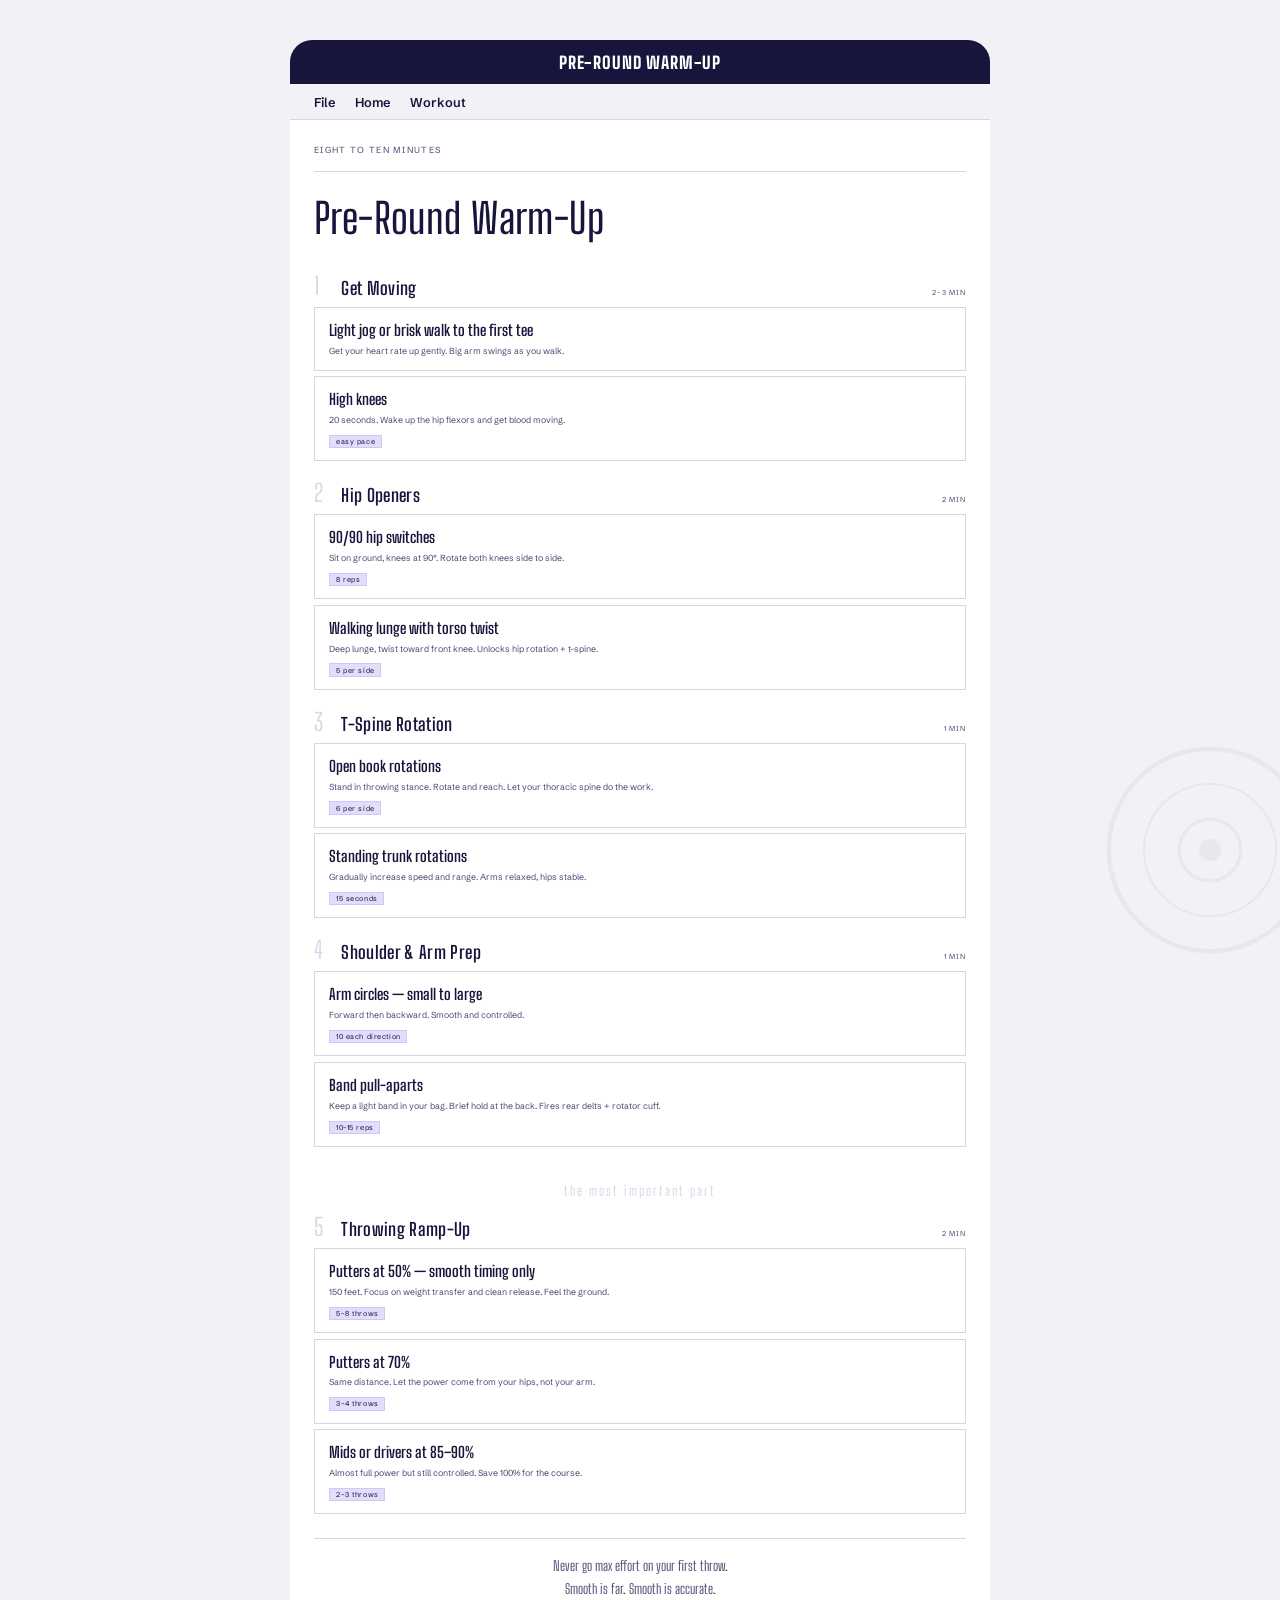
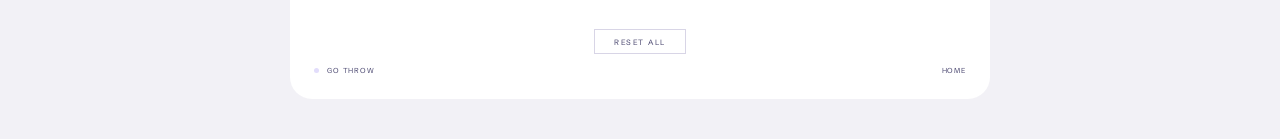
<file: pre_round_warmup.html>
<!DOCTYPE html>
<html lang="en">
<head>
<meta charset="UTF-8">
<meta name="viewport" content="width=device-width, initial-scale=1.0, user-scalable=no">
<title>Pre-Round Warm-Up — Bob Corrigan</title>
  <meta name="description" content="Bob Corrigan's pre-round disc golf warm-up: the routine he runs before every round." />
  <meta name="author" content="Bob Corrigan" />
  <link rel="canonical" href="https://bobcorrigan.com/pre_round_warmup.html" />
  <script type="application/ld+json">{"@context": "https://schema.org", "@type": "WebPage", "name": "Pre-Round Warm-Up \u2014 Bob Corrigan", "url": "https://bobcorrigan.com/pre_round_warmup.html", "author": {"@type": "Person", "@id": "https://bobcorrigan.com/#person", "name": "Bob Corrigan", "alternateName": "Robert Corrigan", "url": "https://bobcorrigan.com/", "jobTitle": "Employer benefits professional"}, "isPartOf": {"@id": "https://bobcorrigan.com/#website"}}</script>
<link rel="apple-touch-icon" sizes="180x180" href="/apple-touch-icon.png">
<link rel="icon" type="image/png" sizes="32x32" href="/favicon-32x32.png">
<link rel="icon" type="image/png" sizes="16x16" href="/favicon-16x16.png">
<link rel="manifest" href="/site.webmanifest">
<style>
  :root {
    --ink: #1a1714;
    --paper: #f0ebe3;
    --cream: #e8e0d4;
    --green: #e2ddfb;
    --green-dim: #e2ddfb30;
    --green-glow: #e2ddfb18;
    --green-dark: #c2e8c7;
    --green-accent: #6a4fe0;
    --muted: #8a8178;
    --rule: #c8bfb4;
    --warm: #d4a373;
    --done-bg: rgba(106, 79, 224, 0.06);
    --done-border: rgba(106, 79, 224, 0.3);
  }

  * { margin: 0; padding: 0; box-sizing: border-box; -webkit-tap-highlight-color: transparent; }

  html { height: 100%; scroll-behavior: smooth; }

  body {
    background: #f2f1f6;
    color: var(--ink);
    font-family: 'DM Mono', monospace;
    font-weight: 300;
    min-height: 100vh;
    min-height: 100dvh;
    padding: 1.5rem;
    position: relative;
    overflow-x: hidden;
    -webkit-font-smoothing: antialiased;
    -moz-osx-font-smoothing: grayscale;
  }

  /* Crosshatch desktop */
  body::before {
    content: '';
    position: fixed;
    inset: 0;
    background-image:
      url("data:image/svg+xml,%3Csvg width='6' height='6' viewBox='0 0 6 6' xmlns='http://www.w3.org/2000/svg'%3E%3Cg fill='%239e968a' fill-opacity='0.15'%3E%3Crect width='1' height='1' x='0' y='0'/%3E%3Crect width='1' height='1' x='3' y='3'/%3E%3C/g%3E%3C/svg%3E");
    pointer-events: none;
    z-index: 0;
  }

  /* ── Progress bar ── */
  .progress-bar {
    position: fixed;
    top: 0;
    left: 0;
    height: 3px;
    background: var(--green-accent);
    transition: width 0.4s ease;
    z-index: 200;
    box-shadow: 0 0 10px rgba(106, 79, 224, 0.4);
  }

  /* ── Mac window ── */
  .mac-window {
    position: relative;
    z-index: 1;
    max-width: 700px;
    margin: 1rem auto;
    border: 2px solid var(--ink);
    border-radius: 8px 8px 2px 2px;
    background: var(--paper);
    box-shadow:
      4px 4px 0 rgba(0,0,0,0.15),
      inset 0 0 0 1px rgba(255,255,255,0.3);
    overflow: hidden;
  }

  .title-bar {
    display: flex;
    align-items: center;
    justify-content: center;
    position: relative;
    height: 28px;
    background: linear-gradient(180deg, #e8e2d8 0%, #d6d0c6 40%, #cac3b8 100%);
    border-bottom: 2px solid var(--ink);
    user-select: none;
  }

  .traffic-lights {
    position: absolute;
    left: 10px;
    display: flex;
    gap: 6px;
  }

  .traffic-dot {
    width: 11px;
    height: 11px;
    border-radius: 50%;
    border: 1px solid rgba(0,0,0,0.2);
  }
  .traffic-dot.close { background: #ff6058; }
  .traffic-dot.minimize { background: #ffbd2e; }
  .traffic-dot.maximize { background: var(--green); }

  .title-bar-text {
    font-family: 'Space Mono', monospace;
    font-size: 0.6rem;
    font-weight: 700;
    letter-spacing: 0.04em;
    color: var(--ink);
  }

  .menu-bar {
    display: flex;
    align-items: center;
    gap: 1.2rem;
    padding: 0.3rem 1rem;
    background: var(--cream);
    border-bottom: 1px solid var(--rule);
    font-family: 'Space Mono', monospace;
    font-size: 0.5rem;
    color: var(--muted);
    user-select: none;
  }
  .menu-bar span { cursor: default; }
  .menu-bar span:first-child { font-weight: 700; color: var(--ink); }
  .menu-link {
    text-decoration: none;
    color: var(--muted);
    transition: color 0.15s;
    cursor: pointer;
  }
  .menu-link:hover { color: var(--green-accent); }

  .window-body {
    padding: 1.5rem;
  }

  /* ── Top bar ── */
  .top-bar {
    display: flex;
    justify-content: space-between;
    align-items: center;
    padding-bottom: 1rem;
    border-bottom: 1px solid var(--rule);
    margin-bottom: 1.5rem;
    opacity: 0;
    animation: fadeIn 0.5s ease forwards 0.1s;
  }

  .site-url {
    font-family: 'DM Mono', monospace;
    font-size: 0.55rem;
    font-weight: 300;
    letter-spacing: 0.15em;
    text-transform: uppercase;
    color: var(--muted);
  }

  .top-right-label {
    font-size: 0.48rem;
    font-weight: 300;
    letter-spacing: 0.15em;
    text-transform: uppercase;
    color: var(--muted);
  }

  /* ── Header ── */
  .header {
    margin-bottom: 2rem;
    opacity: 0;
    animation: fadeUp 0.6s ease forwards 0.15s;
  }

  .header h1 {
    font-family: 'Cormorant Garamond', serif;
    font-size: clamp(1.8rem, 6vw, 2.6rem);
    font-weight: 400;
    line-height: 1.1;
    letter-spacing: 0.01em;
    color: var(--ink);
    margin-bottom: 0.3rem;
  }

  .header .tagline {
    font-size: 0.5rem;
    font-weight: 300;
    letter-spacing: 0.15em;
    text-transform: uppercase;
    color: var(--muted);
  }

  .header .tagline span {
    color: var(--green-accent);
    margin: 0 0.25rem;
  }

  /* ── Sections ── */
  .section {
    margin-bottom: 1.25rem;
    opacity: 0;
    animation: fadeUp 0.5s ease forwards;
  }
  .section:nth-child(1) { animation-delay: 0.25s; }
  .section:nth-child(2) { animation-delay: 0.3s; }
  .section:nth-child(3) { animation-delay: 0.35s; }
  .section:nth-child(4) { animation-delay: 0.4s; }
  .section:nth-child(5) { animation-delay: 0.45s; }
  .section:nth-child(6) { animation-delay: 0.5s; }
  .section:nth-child(7) { animation-delay: 0.55s; }

  .section-header-row {
    display: flex;
    align-items: baseline;
    gap: 0.5rem;
    margin-bottom: 0.5rem;
  }

  .section-num {
    font-family: 'Cormorant Garamond', serif;
    font-size: 1.5rem;
    font-weight: 300;
    color: var(--rule);
    line-height: 1;
    min-width: 1.2rem;
  }

  .section-title {
    font-family: 'Cormorant Garamond', serif;
    font-size: 1.1rem;
    font-weight: 500;
    color: var(--ink);
    letter-spacing: 0.02em;
  }

  .section-time {
    font-size: 0.45rem;
    font-weight: 300;
    color: var(--muted);
    letter-spacing: 0.12em;
    text-transform: uppercase;
    margin-left: auto;
    flex-shrink: 0;
  }

  /* ── Items ── */
  .item {
    padding: 0.75rem 0.9rem;
    border: 1.5px solid var(--rule);
    background: var(--paper);
    cursor: pointer;
    transition: all 0.3s ease;
    position: relative;
    user-select: none;
    margin-bottom: 0.35rem;
  }

  .item:hover {
    box-shadow: 4px 4px 0 var(--green-dim);
    border-color: var(--muted);
  }

  .item::before {
    content: '';
    position: absolute;
    left: 0;
    top: 50%;
    transform: translateY(-50%);
    width: 3px;
    height: 0;
    background: var(--green-accent);
    transition: height 0.3s ease;
    border-radius: 0 1px 1px 0;
  }

  .item.done {
    background: var(--done-bg);
    border-color: var(--done-border);
  }
  .item.done:hover {
    box-shadow: 4px 4px 0 rgba(106, 79, 224, 0.1);
  }
  .item.done::before {
    height: 60%;
  }
  .item.done .item-name {
    color: var(--green-accent);
  }

  .item-name {
    font-family: 'Cormorant Garamond', serif;
    font-size: 0.95rem;
    font-weight: 500;
    color: var(--ink);
    transition: color 0.3s ease;
    line-height: 1.4;
  }

  .item-detail {
    font-size: 0.55rem;
    font-weight: 300;
    color: var(--muted);
    margin-top: 0.15rem;
    line-height: 1.6;
    font-style: italic;
    transition: color 0.3s ease;
  }

  .item-rx {
    display: inline-block;
    font-size: 0.45rem;
    font-weight: 400;
    color: var(--ink);
    background: var(--green);
    border: 1px solid var(--green-dark);
    padding: 0.08rem 0.35rem;
    margin-top: 0.25rem;
    letter-spacing: 0.08em;
  }

  /* ── Breath divider ── */
  .breath {
    text-align: center;
    padding: 1rem 0;
    font-family: 'Cormorant Garamond', serif;
    font-size: 0.85rem;
    font-style: italic;
    color: var(--rule);
    font-weight: 300;
    letter-spacing: 0.15em;
    opacity: 0;
    animation: fadeIn 0.5s ease forwards 0.45s;
  }

  /* ── Reset ── */
  .reset-btn {
    display: block;
    margin: 1rem auto 0;
    padding: 0.4rem 1.2rem;
    background: transparent;
    border: 1.5px solid var(--rule);
    color: var(--muted);
    font-family: 'DM Mono', monospace;
    font-size: 0.48rem;
    font-weight: 300;
    letter-spacing: 0.2em;
    text-transform: uppercase;
    cursor: pointer;
    transition: all 0.2s;
  }
  .reset-btn:hover { border-color: var(--ink); color: var(--ink); }

  /* ── Footer ── */
  .footer {
    display: flex;
    flex-direction: column;
    align-items: center;
    gap: 0.75rem;
    padding-top: 1rem;
    border-top: 1px solid var(--rule);
    margin-top: 1.5rem;
    opacity: 0;
    animation: fadeIn 0.5s ease forwards 0.6s;
  }

  .footer-quote {
    font-family: 'Cormorant Garamond', serif;
    font-size: 0.85rem;
    font-weight: 300;
    font-style: italic;
    color: var(--muted);
    text-align: center;
    line-height: 1.7;
  }

  .footer-bottom {
    display: flex;
    justify-content: space-between;
    align-items: center;
    width: 100%;
  }

  .footer-left {
    font-size: 0.45rem;
    font-weight: 300;
    letter-spacing: 0.12em;
    text-transform: uppercase;
    color: var(--muted);
    display: flex;
    align-items: center;
    gap: 0.5rem;
  }

  .footer-dot {
    width: 5px;
    height: 5px;
    border-radius: 50%;
    background: var(--green);
  }

  .beep-boop {
    font-size: 0.45rem;
    font-weight: 300;
    letter-spacing: 0.12em;
    text-transform: uppercase;
    color: var(--muted);
    text-decoration: none;
    transition: color 0.15s;
  }
  .beep-boop:hover { color: var(--green-accent); }

  /* ── Animations ── */
  @keyframes fadeUp {
    from { opacity: 0; transform: translateY(14px); }
    to   { opacity: 1; transform: translateY(0); }
  }
  @keyframes fadeIn {
    from { opacity: 0; }
    to   { opacity: 1; }
  }

  /* ── Responsive ── */
  @media (max-width: 600px) {
    body { padding: 0.5rem; }
    .mac-window {
      margin: 0;
      min-height: calc(100vh - 1rem);
      border-radius: 8px 8px 2px 2px;
    }
    .window-body {
      padding: 1rem;
      min-height: calc(100vh - 1rem - 28px - 24px);
      display: flex;
      flex-direction: column;
    }
    .footer { margin-top: auto; }
    .top-bar {
      flex-direction: column;
      align-items: flex-start;
      gap: 0.4rem;
    }
    .title-bar-text { font-size: 0.5rem; }
    .item-name { font-size: 1rem; }
    .item-detail { font-size: 0.6rem; }
    .item-rx { font-size: 0.5rem; }
  }
</style>
<link rel="stylesheet" href="/assets/tools.css" />
</head>
<body>

<div class="progress-bar" id="progress"></div>

<div class="mac-window">

  <!-- macOS title bar -->
  <div class="title-bar">
    <div class="traffic-lights">
      <span class="traffic-dot close"></span>
      <span class="traffic-dot minimize"></span>
      <span class="traffic-dot maximize"></span>
    </div>
    <span class="title-bar-text">Pre-Round Warm-Up</span>
  </div>

  <!-- Menu bar -->
  <nav class="menu-bar">
    <a href="https://www.youtube.com/watch?v=a8K6QUPmv8Q" target="_blank" rel="noopener" style="font-weight:700;color:var(--ink);text-decoration:none;">File</a>
    <a href="/" class="menu-link">Home</a>
    <a href="/rotational_athlete_protocol.html" class="menu-link">Workout</a>
  </nav>

  <!-- Content -->
  <div class="window-body">

    <div class="top-bar">
      <span class="site-url">Eight to Ten Minutes</span>
      <span class="top-right-label"></span>
    </div>

    <header class="header">
      <h1>Pre-Round Warm-Up</h1>
    </header>

    <div id="sections"></div>

    <footer class="footer">
      <p class="footer-quote">Never go max effort on your first throw.<br>Smooth is far. Smooth is accurate.</p>
      <button class="reset-btn" onclick="resetAll()">Reset All</button>
      <div class="footer-bottom">
        <div class="footer-left">
          <span class="footer-dot"></span>
          Go Throw
        </div>
        <a href="/" class="beep-boop">Home</a>
      </div>
    </footer>

  </div>
</div>

<!-- Decorative disc -->
<svg style="position:fixed;bottom:-60px;right:-40px;width:220px;height:220px;opacity:0.04;z-index:0;pointer-events:none;" viewBox="0 0 100 100" xmlns="http://www.w3.org/2000/svg">
  <circle cx="50" cy="50" r="46" fill="none" stroke="#1a1714" stroke-width="2"/>
  <circle cx="50" cy="50" r="30" fill="none" stroke="#1a1714" stroke-width="1"/>
  <circle cx="50" cy="50" r="14" fill="none" stroke="#1a1714" stroke-width="1.5"/>
  <circle cx="50" cy="50" r="5" fill="#1a1714"/>
</svg>

<script>
const data = [
  {
    num: "1", title: "Get Moving", time: "2–3 min",
    items: [
      { name: "Light jog or brisk walk to the first tee", detail: "Get your heart rate up gently. Big arm swings as you walk." },
      { name: "High knees", detail: "20 seconds. Wake up the hip flexors and get blood moving.", rx: "easy pace" },
    ]
  },
  {
    num: "2", title: "Hip Openers", time: "2 min",
    items: [
      { name: "90/90 hip switches", detail: "Sit on ground, knees at 90°. Rotate both knees side to side.", rx: "8 reps" },
      { name: "Walking lunge with torso twist", detail: "Deep lunge, twist toward front knee. Unlocks hip rotation + t-spine.", rx: "5 per side" },
    ]
  },
  {
    num: "3", title: "T-Spine Rotation", time: "1 min",
    items: [
      { name: "Open book rotations", detail: "Stand in throwing stance. Rotate and reach. Let your thoracic spine do the work.", rx: "6 per side" },
      { name: "Standing trunk rotations", detail: "Gradually increase speed and range. Arms relaxed, hips stable.", rx: "15 seconds" },
    ]
  },
  {
    num: "4", title: "Shoulder & Arm Prep", time: "1 min",
    items: [
      { name: "Arm circles — small to large", detail: "Forward then backward. Smooth and controlled.", rx: "10 each direction" },
      { name: "Band pull-aparts", detail: "Keep a light band in your bag. Brief hold at the back. Fires rear delts + rotator cuff.", rx: "10–15 reps" },
    ]
  },
  {
    num: "5", title: "Throwing Ramp-Up", time: "2 min",
    breath: "the most important part",
    items: [
      { name: "Putters at 50% — smooth timing only", detail: "150 feet. Focus on weight transfer and clean release. Feel the ground.", rx: "5–8 throws" },
      { name: "Putters at 70%", detail: "Same distance. Let the power come from your hips, not your arm.", rx: "3–4 throws" },
      { name: "Mids or drivers at 85–90%", detail: "Almost full power but still controlled. Save 100% for the course.", rx: "2–3 throws" },
    ]
  }
];

let done = {};
const total = data.reduce((a, s) => a + s.items.length, 0);

function render() {
  const el = document.getElementById('sections');
  let h = '';

  data.forEach((s, si) => {
    if (s.breath) {
      h += `<div class="breath">${s.breath}</div>`;
    }
    h += `<div class="section">`;
    h += `<div class="section-header-row">
      <span class="section-num">${s.num}</span>
      <span class="section-title">${s.title}</span>
      <span class="section-time">${s.time}</span>
    </div>`;
    s.items.forEach((item, ii) => {
      const key = `${si}-${ii}`;
      const d = done[key] ? 'done' : '';
      h += `<div class="item ${d}" onclick="toggle('${key}')">
        <div class="item-name">${item.name}</div>
        <div class="item-detail">${item.detail}</div>
        ${item.rx ? `<span class="item-rx">${item.rx}</span>` : ''}
      </div>`;
    });
    h += `</div>`;
  });

  el.innerHTML = h;
  updateProgress();
}

function toggle(key) {
  done[key] = !done[key];
  render();
}

function resetAll() {
  done = {};
  render();
}

function updateProgress() {
  const count = Object.values(done).filter(Boolean).length;
  const pct = (count / total) * 100;
  document.getElementById('progress').style.width = pct + '%';
}

render();
</script>
</body>
</html>
</file>
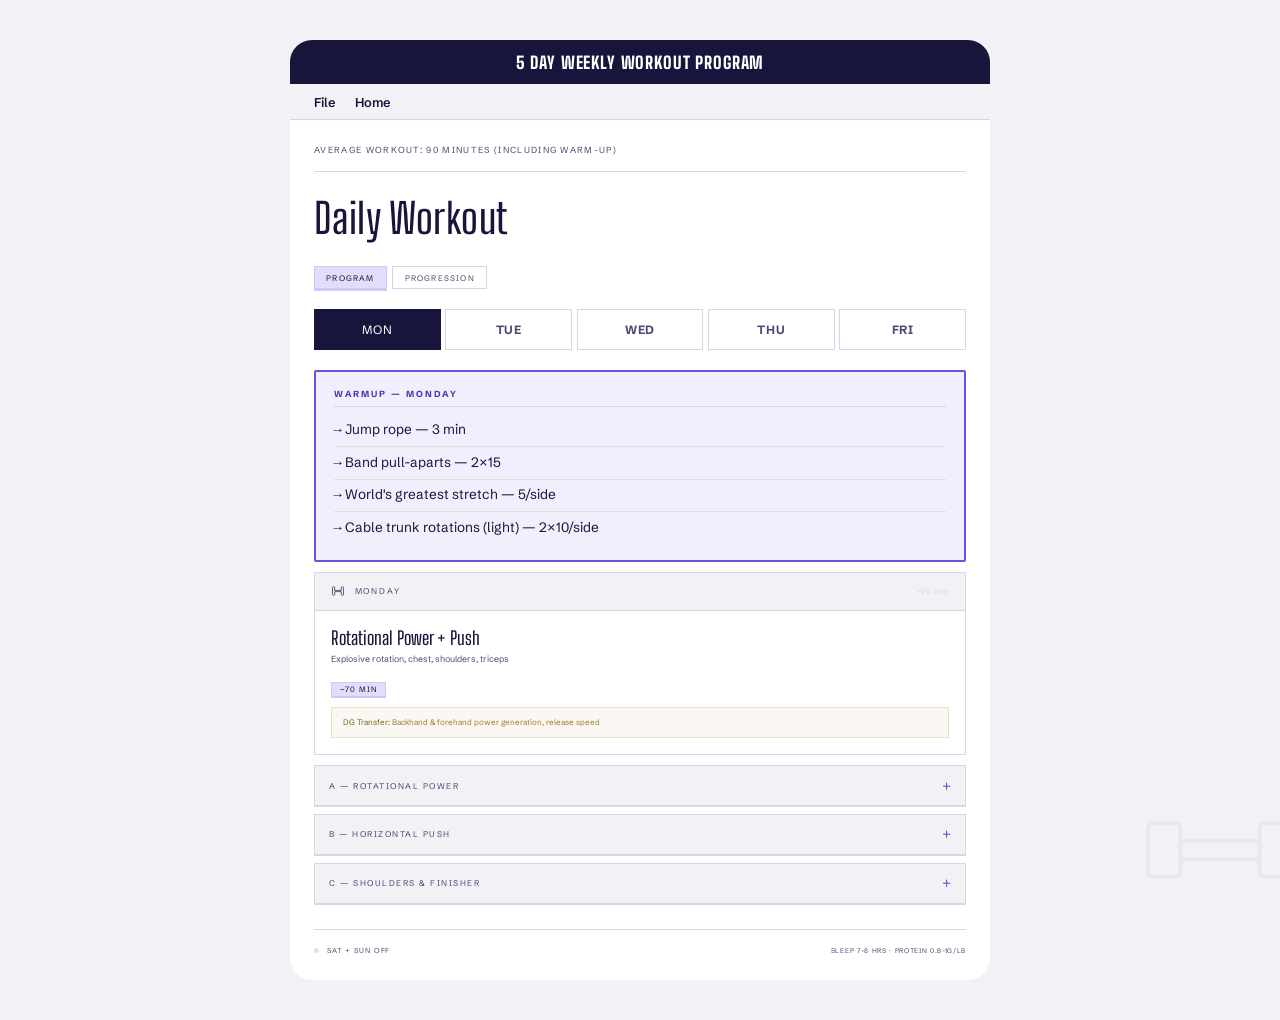
<file: rotational_athlete_protocol.html>
<!DOCTYPE html>
<html lang="en">
<head>
  <meta charset="UTF-8" />
  <meta name="viewport" content="width=device-width, initial-scale=1.0" />
  <title>Disc Golf Strength Workout — Bob Corrigan</title>
  <meta name="author" content="Bob Corrigan" />
  <link rel="canonical" href="https://bobcorrigan.com/rotational_athlete_protocol.html" />
  <script type="application/ld+json">{"@context": "https://schema.org", "@type": "WebPage", "name": "Disc Golf Strength Workout \u2014 Bob Corrigan", "url": "https://bobcorrigan.com/rotational_athlete_protocol.html", "author": {"@type": "Person", "@id": "https://bobcorrigan.com/#person", "name": "Bob Corrigan", "alternateName": "Robert Corrigan", "url": "https://bobcorrigan.com/", "jobTitle": "Employer benefits professional"}, "isPartOf": {"@id": "https://bobcorrigan.com/#website"}}</script>
  <meta name="description" content="5-day disc golf strength & power program — rotational power, pull-up progression, single-leg stability, hypertrophy, and conditioning." />
  <link rel="apple-touch-icon" sizes="180x180" href="/apple-touch-icon.png">
  <link rel="icon" type="image/png" sizes="32x32" href="/favicon-32x32.png">
  <link rel="icon" type="image/png" sizes="16x16" href="/favicon-16x16.png">
  <link rel="manifest" href="/site.webmanifest">
  <style>
    *, *::before, *::after {
      box-sizing: border-box;
      margin: 0;
      padding: 0;
    }

    :root {
      --ink: #1a1714;
      --paper: #f0ebe3;
      --cream: #e8e0d4;
      --green: #e2ddfb;
      --green-dim: #e2ddfb30;
      --green-glow: #e2ddfb18;
      --green-dark: #c2e8c7;
      --green-accent: #6a4fe0;
      --muted: #8a8178;
      --rule: #c8bfb4;
      --warm: #d4a373;
      --yellow: #9a7d2e;
      --yellow-dim: rgba(176, 141, 50, 0.06);
      --yellow-border: rgba(176, 141, 50, 0.22);
    }

    html { height: 100%; scroll-behavior: smooth; }

    body {
      background: #f2f1f6;
      color: var(--ink);
      font-family: 'DM Mono', monospace;
      font-weight: 300;
      min-height: 100vh;
      padding: 1.5rem;
      position: relative;
      overflow-x: hidden;
      -webkit-font-smoothing: antialiased;
      -moz-osx-font-smoothing: grayscale;
    }

    /* Crosshatch desktop pattern */
    body::before {
      content: '';
      position: fixed;
      inset: 0;
      background-image:
        url("data:image/svg+xml,%3Csvg width='6' height='6' viewBox='0 0 6 6' xmlns='http://www.w3.org/2000/svg'%3E%3Cg fill='%239e968a' fill-opacity='0.15'%3E%3Crect width='1' height='1' x='0' y='0'/%3E%3Crect width='1' height='1' x='3' y='3'/%3E%3C/g%3E%3C/svg%3E");
      pointer-events: none;
      z-index: 0;
    }

    /* ── Mac window ── */
    .mac-window {
      position: relative;
      z-index: 1;
      max-width: 700px;
      margin: 1rem auto;
      border: 2px solid var(--ink);
      border-radius: 8px 8px 2px 2px;
      background: var(--paper);
      box-shadow:
        4px 4px 0 rgba(0,0,0,0.15),
        inset 0 0 0 1px rgba(255,255,255,0.3);
      overflow: hidden;
    }

    .title-bar {
      display: flex;
      align-items: center;
      justify-content: center;
      position: relative;
      height: 28px;
      background: linear-gradient(180deg, #e8e2d8 0%, #d6d0c6 40%, #cac3b8 100%);
      border-bottom: 2px solid var(--ink);
      user-select: none;
    }

    .traffic-lights {
      position: absolute;
      left: 10px;
      display: flex;
      gap: 6px;
    }

    .traffic-dot {
      width: 11px;
      height: 11px;
      border-radius: 50%;
      border: 1px solid rgba(0,0,0,0.2);
    }
    .traffic-dot.close { background: #ff6058; }
    .traffic-dot.minimize { background: #ffbd2e; }
    .traffic-dot.maximize { background: var(--green); }

    .title-bar-text {
      font-family: 'Space Mono', monospace;
      font-size: 0.6rem;
      font-weight: 700;
      letter-spacing: 0.04em;
      color: var(--ink);
    }

    .menu-bar {
      display: flex;
      align-items: center;
      gap: 1.2rem;
      padding: 0.3rem 1rem;
      background: var(--cream);
      border-bottom: 1px solid var(--rule);
      font-family: 'Space Mono', monospace;
      font-size: 0.5rem;
      color: var(--muted);
      user-select: none;
    }
    .menu-bar span { cursor: default; }
    .menu-bar span:first-child { font-weight: 700; color: var(--ink); }

    .menu-link {
      text-decoration: none;
      color: var(--muted);
      transition: color 0.15s;
      cursor: pointer;
    }
    .menu-link:hover { color: var(--green-accent); }

    .window-body { padding: 1.5rem; }

    /* ── Top bar ── */
    .top-bar {
      display: flex;
      justify-content: space-between;
      align-items: center;
      padding-bottom: 1rem;
      border-bottom: 1px solid var(--rule);
      margin-bottom: 1.5rem;
      opacity: 0;
      animation: fadeIn 0.5s ease forwards 0.1s;
    }

    .site-url {
      font-family: 'DM Mono', monospace;
      font-size: 0.55rem;
      font-weight: 300;
      letter-spacing: 0.15em;
      text-transform: uppercase;
      color: var(--muted);
    }

    .top-right-label {
      font-size: 0.48rem;
      font-weight: 300;
      letter-spacing: 0.15em;
      text-transform: uppercase;
      color: var(--muted);
    }

    /* ── Hero ── */
    .hero {
      margin-bottom: 1.5rem;
      opacity: 0;
      animation: fadeUp 0.6s ease forwards 0.15s;
    }

    .hero h1 {
      font-family: 'Cormorant Garamond', serif;
      font-size: clamp(1.8rem, 6vw, 2.6rem);
      font-weight: 400;
      line-height: 1.1;
      letter-spacing: 0.01em;
      color: var(--ink);
      margin-bottom: 0.3rem;
    }

    .hero .tagline {
      font-size: 0.5rem;
      font-weight: 300;
      letter-spacing: 0.15em;
      text-transform: uppercase;
      color: var(--muted);
    }

    .hero .tagline span {
      color: var(--green-accent);
      margin: 0 0.25rem;
    }

    /* ── View tabs ── */
    .view-tabs {
      display: flex;
      gap: 0.35rem;
      margin-bottom: 1.25rem;
      opacity: 0;
      animation: fadeUp 0.5s ease forwards 0.25s;
    }

    .view-tab {
      padding: 0.35rem 0.7rem;
      font-family: 'DM Mono', monospace;
      font-size: 0.5rem;
      font-weight: 300;
      letter-spacing: 0.15em;
      text-transform: uppercase;
      color: var(--muted);
      border: 1.5px solid var(--rule);
      background: var(--paper);
      cursor: pointer;
      transition: all 0.18s ease;
    }
    .view-tab:hover { border-color: var(--ink); color: var(--ink); }
    .view-tab.active {
      background: var(--green);
      color: var(--ink);
      border-color: var(--green-dark);
      font-weight: 400;
      box-shadow: 0 2px 0 var(--green-dark);
    }

    /* ── Day tabs ── */
    .day-tabs {
      display: flex;
      gap: 0.3rem;
      margin-bottom: 1.25rem;
      opacity: 0;
      animation: fadeUp 0.5s ease forwards 0.3s;
    }

    .day-tab {
      flex: 1;
      padding: 0.75rem 0.2rem;
      font-family: 'Space Mono', monospace;
      font-size: 0.75rem;
      font-weight: 700;
      letter-spacing: 0.06em;
      text-align: center;
      color: var(--muted);
      border: 1.5px solid var(--rule);
      background: var(--paper);
      cursor: pointer;
      transition: all 0.18s ease;
    }
    .day-tab:hover { border-color: var(--muted); color: var(--ink); }
    .day-tab.active {
      background: var(--ink);
      color: var(--paper);
      border-color: var(--ink);
      font-weight: 400;
    }

    /* ── Card (day header) ── */
    .card {
      border: 1.5px solid var(--rule);
      background: var(--paper);
      margin-bottom: 0.65rem;
      transition: box-shadow 0.25s ease, border-color 0.25s ease;
    }
    .card:hover {
      box-shadow: 4px 4px 0 var(--green-dim);
      border-color: var(--muted);
    }

    .card-header {
      display: flex;
      align-items: center;
      gap: 0.6rem;
      padding: 0.7rem 1rem;
      border-bottom: 1px solid var(--rule);
      background: var(--cream);
    }

    .card-icon {
      width: 14px;
      height: 14px;
      flex-shrink: 0;
    }
    .card-icon path,
    .card-icon circle,
    .card-icon line,
    .card-icon rect {
      fill: none;
      stroke: var(--muted);
      stroke-width: 1.5;
      stroke-linecap: round;
      stroke-linejoin: round;
    }

    .card-label {
      font-family: 'DM Mono', monospace;
      font-size: 0.52rem;
      font-weight: 400;
      letter-spacing: 0.22em;
      text-transform: uppercase;
      color: var(--muted);
    }

    .card-number {
      margin-left: auto;
      font-family: 'DM Mono', monospace;
      font-size: 0.48rem;
      font-weight: 300;
      letter-spacing: 0.08em;
      color: var(--rule);
    }

    .card-body { padding: 1rem; }

    .day-title {
      font-family: 'Cormorant Garamond', serif;
      font-size: 1.15rem;
      font-weight: 400;
      color: var(--ink);
      margin-bottom: 0.2rem;
    }

    .day-focus {
      font-size: 0.55rem;
      font-weight: 300;
      color: var(--muted);
      line-height: 1.6;
      margin-bottom: 0.6rem;
    }

    .day-duration {
      display: inline-block;
      font-size: 0.48rem;
      font-weight: 300;
      letter-spacing: 0.12em;
      text-transform: uppercase;
      color: var(--ink);
      background: var(--green);
      border: 1.5px solid var(--green-dark);
      padding: 0.12rem 0.5rem;
      box-shadow: 0 1px 0 var(--green-dark);
    }

    .dg-transfer {
      margin-top: 0.6rem;
      padding: 0.5rem 0.7rem;
      background: var(--yellow-dim);
      border: 1px solid var(--yellow-border);
      font-size: 0.5rem;
      font-weight: 300;
      color: var(--yellow);
      line-height: 1.6;
    }
    .dg-transfer strong { color: #7a6520; font-weight: 400; }

    /* ── Warmup ── */
    .warmup-card {
      border: 2px solid #6a4fe0;
      background: #f1eefd;
      padding: 1rem 1.1rem;
      margin-bottom: 0.65rem;
      border-radius: 2px;
    }
    .warmup-label {
      font-size: 0.55rem;
      font-weight: 700;
      color: #4a35b0;
      letter-spacing: 0.22em;
      text-transform: uppercase;
      margin-bottom: 0.5rem;
      padding-bottom: 0.4rem;
      border-bottom: 1px solid #d8d0f7;
    }
    .warmup-item {
      font-family: 'DM Mono', monospace;
      font-size: 0.85rem;
      font-weight: 400;
      color: #17153b;
      padding: 0.35rem 0;
      line-height: 1.5;
      border-bottom: 1px solid #d0e8d6;
    }
    .warmup-item:last-child { border-bottom: none; }

    /* ── Exercise blocks ── */
    .block {
      border: 1.5px solid var(--rule);
      background: var(--paper);
      margin-bottom: 0.45rem;
      transition: box-shadow 0.25s ease, border-color 0.25s ease;
    }
    .block:hover {
      box-shadow: 4px 4px 0 var(--green-dim);
      border-color: var(--muted);
    }

    .block-header {
      display: flex;
      align-items: center;
      padding: 0.65rem 0.9rem;
      background: var(--cream);
      border: none;
      border-bottom: 1px solid var(--rule);
      cursor: pointer;
      transition: background 0.15s;
      width: 100%;
      font-family: 'DM Mono', monospace;
      text-align: left;
      color: var(--ink);
    }
    .block-header:hover { background: #ddd6c8; }

    .block-label {
      font-size: 0.52rem;
      font-weight: 400;
      letter-spacing: 0.18em;
      text-transform: uppercase;
      color: var(--muted);
      flex: 1;
    }

    .block-toggle {
      color: var(--green-accent);
      font-size: 0.9rem;
      flex-shrink: 0;
      font-weight: 300;
    }

    .block-body {
      display: none;
      padding: 0.5rem 0.9rem 0.9rem;
    }
    .block.open .block-body { display: block; }

    .block-notes {
      font-size: 0.55rem;
      font-weight: 300;
      color: var(--muted);
      font-style: italic;
      line-height: 1.6;
      margin-bottom: 0.4rem;
      padding-top: 0.3rem;
    }

    /* ── Exercises ── */
    .exercise {
      padding: 0.6rem 0;
      border-top: 1px solid var(--rule);
    }
    .exercise:first-child { border-top: none; }

    .ex-top {
      display: flex;
      justify-content: space-between;
      align-items: flex-start;
      gap: 0.4rem;
      flex-wrap: wrap;
    }

    .ex-name {
      font-family: 'Cormorant Garamond', serif;
      font-size: 0.95rem;
      font-weight: 500;
      color: var(--ink);
      line-height: 1.3;
    }

    .ex-meta {
      display: flex;
      gap: 0.4rem;
      align-items: center;
      flex-shrink: 0;
    }

    .ex-sets {
      font-size: 0.48rem;
      font-weight: 400;
      color: var(--ink);
      background: var(--green);
      border: 1px solid var(--green-dark);
      padding: 0.1rem 0.4rem;
      letter-spacing: 0.06em;
      white-space: nowrap;
    }

    .ex-rest {
      font-size: 0.48rem;
      font-weight: 300;
      color: var(--muted);
      letter-spacing: 0.06em;
      white-space: nowrap;
    }

    .ex-notes {
      font-size: 0.55rem;
      font-weight: 300;
      color: var(--muted);
      margin-top: 0.2rem;
      line-height: 1.6;
    }

    .ex-equip {
      display: inline-block;
      font-size: 0.42rem;
      font-weight: 300;
      color: var(--muted);
      background: var(--cream);
      border: 1px solid var(--rule);
      padding: 0.06rem 0.3rem;
      margin-top: 0.2rem;
      letter-spacing: 0.12em;
      text-transform: uppercase;
    }

    /* ── Progression cards ── */
    .prog-card {
      border: 1.5px solid var(--rule);
      background: var(--paper);
      padding: 0.85rem 1rem;
      margin-bottom: 0.45rem;
      transition: box-shadow 0.25s ease, border-color 0.25s ease;
    }
    .prog-card:hover {
      box-shadow: 4px 4px 0 var(--green-dim);
      border-color: var(--muted);
    }

    .week-badge {
      display: inline-block;
      font-size: 0.48rem;
      font-weight: 400;
      background: var(--green);
      color: var(--ink);
      border: 1px solid var(--green-dark);
      padding: 0.1rem 0.4rem;
      letter-spacing: 0.1em;
      margin-right: 0.45rem;
    }

    .phase-name {
      font-family: 'Cormorant Garamond', serif;
      font-size: 0.95rem;
      font-weight: 500;
      color: var(--ink);
    }

    .phase-detail {
      font-size: 0.55rem;
      font-weight: 300;
      color: var(--muted);
      margin-top: 0.3rem;
      line-height: 1.7;
    }

    /* ── Info boxes ── */
    .info-box {
      padding: 0.85rem 1rem;
      margin-top: 0.65rem;
      font-size: 0.55rem;
      font-weight: 300;
      line-height: 1.8;
      border: 1.5px solid;
    }
    .info-box.gb {
      background: var(--green-glow);
      border-color: var(--green-dark);
      color: var(--green-accent);
    }
    .info-box.gb strong { color: #6a4fe0; font-weight: 400; }
    .info-box.yb {
      background: var(--yellow-dim);
      border-color: var(--yellow-border);
      color: var(--yellow);
    }
    .info-box.yb strong { color: #7a6520; font-weight: 400; }

    /* ── Footer ── */
    .footer {
      display: flex;
      justify-content: space-between;
      align-items: center;
      padding-top: 1rem;
      border-top: 1px solid var(--rule);
      margin-top: 1.5rem;
      opacity: 0;
      animation: fadeIn 0.5s ease forwards 0.6s;
    }

    .footer-left {
      font-size: 0.45rem;
      font-weight: 300;
      letter-spacing: 0.12em;
      text-transform: uppercase;
      color: var(--muted);
      display: flex;
      align-items: center;
      gap: 0.5rem;
    }

    .footer-dot {
      width: 5px;
      height: 5px;
      border-radius: 50%;
      background: var(--green);
    }

    .footer-note {
      font-size: 0.42rem;
      font-weight: 300;
      letter-spacing: 0.1em;
      text-transform: uppercase;
      color: var(--muted);
      text-align: right;
      line-height: 1.5;
    }

    /* ── Animations ── */
    @keyframes fadeUp {
      from { opacity: 0; transform: translateY(14px); }
      to   { opacity: 1; transform: translateY(0); }
    }
    @keyframes fadeIn {
      from { opacity: 0; }
      to   { opacity: 1; }
    }

    /* ── Responsive ── */
    @media (max-width: 600px) {
      body { padding: 0.5rem; }
      .mac-window {
        margin: 0;
        min-height: calc(100vh - 1rem);
        border-radius: 8px 8px 2px 2px;
      }
      .window-body {
        padding: 1rem;
        min-height: calc(100vh - 1rem - 28px - 24px);
        display: flex;
        flex-direction: column;
      }
      .footer { margin-top: auto; }
      .top-bar {
        flex-direction: column;
        align-items: flex-start;
        gap: 0.4rem;
      }
      .hero h1 { font-size: clamp(1.5rem, 8vw, 2rem); }
      .day-tabs { gap: 0.2rem; }
      .day-tab { padding: 0.65rem 0.1rem; font-size: 0.65rem; }
      .warmup-card { padding: 0.9rem 1rem; }
      .warmup-item { font-size: 0.9rem; padding: 0.4rem 0; }
      .title-bar-text { font-size: 0.5rem; }
    }
  </style>
<link rel="stylesheet" href="/assets/tools.css" />
</head>
<body>

  <div class="mac-window">

    <!-- macOS title bar -->
    <div class="title-bar">
      <div class="traffic-lights">
        <span class="traffic-dot close"></span>
        <span class="traffic-dot minimize"></span>
        <span class="traffic-dot maximize"></span>
      </div>
      <span class="title-bar-text">5 Day Weekly Workout Program</span>
    </div>

    <!-- Menu bar -->
    <nav class="menu-bar">
      <a href="https://www.youtube.com/watch?v=a8K6QUPmv8Q" target="_blank" rel="noopener" style="font-weight:700;color:var(--ink);text-decoration:none;">File</a>
      <a href="/" class="menu-link">Home</a>
    </nav>

    <!-- Content -->
    <div class="window-body">

      <div class="top-bar">
        <span class="site-url">Average Workout: 90 Minutes (including warm-up)</span>
        <span class="top-right-label"></span>
      </div>

      <!-- Hero -->
      <header class="hero">
        <h1>Daily Workout</h1>
      </header>

      <!-- View tabs -->
      <div class="view-tabs">
        <button class="view-tab active" data-view="program">Program</button>
        <button class="view-tab" data-view="progression">Progression</button>
      </div>

      <!-- ═══ PROGRAM VIEW ═══ -->
      <div id="view-program">
        <div class="day-tabs" id="day-tabs"></div>
        <div id="day-content"></div>
      </div>

      <!-- ═══ PROGRESSION VIEW ═══ -->
      <div id="view-progression" style="display:none;">

        <div class="prog-card" style="opacity:0;animation:fadeUp 0.4s ease forwards 0.1s;">
          <span class="week-badge">WK 1–3</span>
          <span class="phase-name">Foundation</span>
          <div class="phase-detail">Learn all new movements. Hit prescribed reps/sets. Establish baseline weights.</div>
        </div>
        <div class="prog-card" style="opacity:0;animation:fadeUp 0.4s ease forwards 0.15s;">
          <span class="week-badge">WK 4–6</span>
          <span class="phase-name">Build</span>
          <div class="phase-detail">Add 2.5–5 lbs to compounds weekly. Pull-up clusters increase by 1 rep/week.</div>
        </div>
        <div class="prog-card" style="opacity:0;animation:fadeUp 0.4s ease forwards 0.2s;">
          <span class="week-badge">WK 7–9</span>
          <span class="phase-name">Push</span>
          <div class="phase-detail">Intensity techniques: drop sets, pause reps, tempo. Target 3×3 unassisted pull-ups.</div>
        </div>
        <div class="prog-card" style="opacity:0;animation:fadeUp 0.4s ease forwards 0.25s;">
          <span class="week-badge">WK 10–12</span>
          <span class="phase-name">Peak & Deload</span>
          <div class="phase-detail">Wk 10-11: PR attempts. Wk 12: deload at 60% volume. Test max pull-ups.</div>
        </div>

        <div class="info-box gb" style="opacity:0;animation:fadeUp 0.4s ease forwards 0.3s;">
          <strong>PULL-UP ROADMAP</strong><br>
          Wk 1–3: Cluster singles/doubles + negatives → 8–10 reps/session<br>
          Wk 4–6: Build to 5×2 unassisted → drop band assistance<br>
          Wk 7–9: Target 3×3 → add weighted negatives<br>
          Wk 10–12: Test max set → goal: 5+ unassisted
        </div>

        <div class="info-box yb" style="opacity:0;animation:fadeUp 0.4s ease forwards 0.35s;">
          <strong>WHEN 50 LB DUMBBELLS AREN'T ENOUGH</strong><br>
          → 3-sec eccentric, 1-sec pause, explosive concentric<br>
          → 1.5 reps: down, halfway up, back down, all the way up = 1<br>
          → 2-sec paused reps at the hardest point<br>
          → Single-arm/single-leg variations<br>
          → Pre-exhaust: isolation before compound
        </div>

      </div>

      <!-- Footer -->
      <footer class="footer">
        <div class="footer-left">
          <span class="footer-dot"></span>
          Sat + Sun Off
        </div>
        <span class="footer-note">Sleep 7–8 hrs · Protein 0.8–1g/lb</span>
      </footer>

    </div>
  </div>

  <!-- Decorative dumbbell -->
  <svg style="position:fixed;bottom:-40px;right:-30px;width:180px;height:180px;opacity:0.04;z-index:0;pointer-events:none;" viewBox="0 0 100 100" xmlns="http://www.w3.org/2000/svg">
    <rect x="10" y="35" width="18" height="30" rx="3" fill="none" stroke="#1a1714" stroke-width="2"/>
    <rect x="72" y="35" width="18" height="30" rx="3" fill="none" stroke="#1a1714" stroke-width="2"/>
    <rect x="28" y="45" width="44" height="10" rx="2" fill="none" stroke="#1a1714" stroke-width="2"/>
  </svg>

  <script>
    const DAYS = [
      {
        day: "Monday", label: "Rotational Power + Push", icon: "🌀",
        focus: "Explosive rotation, chest, shoulders, triceps",
        dgTransfer: "Backhand & forehand power generation, release speed",
        duration: "~70 min",
        warmup: ["Jump rope — 3 min","Band pull-aparts — 2×15","World's greatest stretch — 5/side","Cable trunk rotations (light) — 2×10/side"],
        blocks: [
          { name: "A — Rotational Power", notes: "Explosive intent. Move fast on the concentric.", exercises: [
            { name: "Cable Woodchop (Low to High)", sets: "4×8/side", rest: "90s", notes: "Explode through hips. This IS your disc golf throw pattern.", equip: "Cable" },
            { name: "Half-Kneeling Cable Chop (High to Low)", sets: "3×10/side", rest: "60s", notes: "Anti-rotation + deceleration. Trains the braking muscles.", equip: "Cable" },
            { name: "Rotational MB Slam (or DB Rotational Press)", sets: "3×6/side", rest: "90s", notes: "Max intent. Use explosive single-arm cable press with rotation.", equip: "Floor/Cable" },
          ]},
          { name: "B — Horizontal Push", notes: "Strength foundation for shoulder stability and pressing power.", exercises: [
            { name: "Dumbbell Bench Press", sets: "4×8", rest: "2.5 min", notes: "Progressive overload — aim for PR sets.", equip: "DB" },
            { name: "Incline DB Press", sets: "3×10", rest: "2 min", notes: "30° incline. Upper chest + front delts.", equip: "DB" },
            { name: "Cable Flye", sets: "3×12", rest: "60s", notes: "Squeeze at peak contraction.", equip: "Cable" },
          ]},
          { name: "C — Shoulders & Finisher", notes: "Shoulder health is non-negotiable for disc golfers.", exercises: [
            { name: "DB Lateral Raise", sets: "4×12", rest: "60s", notes: "Control the eccentric. Capped delts = aesthetics.", equip: "DB" },
            { name: "Cable Face Pull", sets: "3×15", rest: "60s", notes: "External rotation at the top. Protects rotator cuff.", equip: "Cable" },
            { name: "Overhead Tricep Extension (Cable)", sets: "3×12", rest: "60s", notes: "Long head tricep. Arm size + elbow health.", equip: "Cable" },
          ]},
        ]
      },
      {
        day: "Tuesday", label: "Pull + Pull-Up Progression", icon: "🎯",
        focus: "Back, biceps, grip, pull-up volume",
        dgTransfer: "Lat engagement in the pull-through, grip endurance for 18+ holes",
        duration: "~65 min",
        warmup: ["Rowing machine — 3 min easy","Band pull-aparts — 2×15","Scapular pull-ups — 3×5","Cat-cow — 10 reps"],
        blocks: [
          { name: "A — Pull-Up Progression", notes: "Build to sets of 5+ within 8 weeks.", exercises: [
            { name: "Pull-Ups (Cluster Sets)", sets: "5×(1-2)", rest: "60s", notes: "Singles or doubles. Accumulate 8-10 total reps. Add a rep weekly.", equip: "Bar" },
            { name: "Negative Pull-Ups", sets: "3×4 (5s down)", rest: "90s", notes: "Jump up, lower as slowly as possible.", equip: "Bar" },
            { name: "Band-Assisted Pull-Ups", sets: "2×max", rest: "90s", notes: "Lightest band. Drop when you can do 3×3 unassisted.", equip: "Bar/Band" },
          ]},
          { name: "B — Horizontal Pull", notes: "Thick back = aesthetics + disc golf power.", exercises: [
            { name: "Single-Arm DB Row", sets: "4×8/side", rest: "90s", notes: "Heavy. PR tracker exercise. Brace hard.", equip: "DB" },
            { name: "Cable Seated Row", sets: "4×10", rest: "2 min", notes: "Squeeze shoulder blades. Vary grip weekly.", equip: "Cable" },
            { name: "Chest-Supported DB Row", sets: "3×12", rest: "60s", notes: "Incline bench face-down. Pure back.", equip: "DB" },
          ]},
          { name: "C — Arms & Grip", notes: "Forearm/grip endurance directly impacts late-round putting.", exercises: [
            { name: "Hammer Curls", sets: "3×10", rest: "60s", notes: "Brachioradialis + forearm.", equip: "DB" },
            { name: "Cable Curl", sets: "3×12", rest: "60s", notes: "Constant tension. Great for peak contraction.", equip: "Cable" },
            { name: "Farmer's Carry", sets: "3×40yd", rest: "60s", notes: "Heaviest DBs you can hold. Grip, traps, core.", equip: "DB" },
          ]},
        ]
      },
      {
        day: "Wednesday", label: "Legs + Single-Leg Power", icon: "⚡",
        focus: "Quads, glutes, hip power, single-leg stability",
        dgTransfer: "X-step drive, plant-foot bracing, hill navigation, injury-proof knees",
        duration: "~75 min",
        warmup: ["Bike — 4 min progressive","Goblet squat hold — 30 sec","Walking lunges (BW) — 10/side","Single-leg glute bridge — 2×10/side"],
        blocks: [
          { name: "A — Compound Lower", notes: "Build raw leg strength. These are your PR lifts.", exercises: [
            { name: "Goblet Squat (or DB Front Squat)", sets: "4×8", rest: "2.5 min", notes: "Heaviest DB. When 50 lbs is easy, add pauses or tempo.", equip: "DB" },
            { name: "DB Romanian Deadlift", sets: "4×10", rest: "2 min", notes: "Slow eccentric (3s down). Protects low back for DG rounds.", equip: "DB" },
          ]},
          { name: "B — Single-Leg (DG Specific)", notes: "Disc golf is a single-leg sport. Your brace foot absorbs massive force.", exercises: [
            { name: "Bulgarian Split Squat", sets: "3×8/side", rest: "90s", notes: "THE most transferable exercise to disc golf. Mimics the plant.", equip: "DB" },
            { name: "Single-Leg DB Step-Up", sets: "3×10/side", rest: "60s", notes: "Drive through the heel. No push-off from back foot.", equip: "DB" },
            { name: "Cable Pull-Through", sets: "3×12", rest: "60s", notes: "Hip hinge. Glute activation + posterior chain.", equip: "Cable" },
          ]},
          { name: "C — Core Stability", notes: "Anti-rotation and bracing — protects your spine during max-distance throws.", exercises: [
            { name: "Pallof Press (Cable)", sets: "3×10/side", rest: "60s", notes: "THE anti-rotation exercise. Trains resisting forces that hurt backs.", equip: "Cable" },
            { name: "Dead Bug", sets: "3×8/side", rest: "45s", notes: "Slow and controlled. Add DB or band when easy.", equip: "Floor" },
            { name: "Plank Shoulder Taps", sets: "3×10/side", rest: "45s", notes: "Anti-rotation under fatigue. Hips dead still.", equip: "Floor" },
          ]},
        ]
      },
      {
        day: "Thursday", label: "Upper Hypertrophy + Shoulder Health", icon: "💎",
        focus: "Volume — chest, back, shoulders, arms. Chase the pump.",
        dgTransfer: "Muscle endurance for tournament rounds, balanced physique, injury-proofing",
        duration: "~60 min",
        warmup: ["Jump rope — 3 min","Band dislocates — 2×10","Push-ups — 2×10","Arm circles — 30s each direction"],
        blocks: [
          { name: "A — Push/Pull Supersets", notes: "Paired sets. Rest 60-90s between pairs.", exercises: [
            { name: "A1: DB Floor Press", sets: "4×10", rest: "—", notes: "Floor limits ROM — safer for shoulders under volume.", equip: "DB" },
            { name: "A2: Cable Lat Pulldown (or Pull-Ups)", sets: "4×10", rest: "90s", notes: "Superset with floor press. Wide grip for V-taper.", equip: "Cable/Bar" },
            { name: "B1: Arnold Press", sets: "3×10", rest: "—", notes: "Rotation during press mimics throwing mechanics.", equip: "DB" },
            { name: "B2: Cable Face Pull + Ext Rotation", sets: "3×15", rest: "60s", notes: "Superset. Rear delts + rotator cuff. Non-negotiable.", equip: "Cable" },
          ]},
          { name: "B — Arms & Detail", notes: "Aesthetics day. Chase the pump.", exercises: [
            { name: "Incline DB Curl", sets: "3×10", rest: "60s", notes: "Stretched position. Long head bicep.", equip: "DB" },
            { name: "Cable Tricep Pushdown", sets: "3×12", rest: "60s", notes: "Rope attachment. Squeeze hard at bottom.", equip: "Cable" },
            { name: "DB Lateral Raise (Drop Set)", sets: "2×(12,10,8)", rest: "90s", notes: "2 brutal drop sets. Boulder shoulders.", equip: "DB" },
            { name: "Cable Rear Delt Fly", sets: "3×15", rest: "45s", notes: "Light weight. Feel the squeeze.", equip: "Cable" },
          ]},
        ]
      },
      {
        day: "Friday", label: "Athletic Power + Conditioning", icon: "🔥",
        focus: "Explosive movement, conditioning, mobility",
        dgTransfer: "Round stamina, explosive first-step, mental toughness in playoff holes",
        duration: "~70 min",
        warmup: ["Rowing machine — 3 min building intensity","Kettlebell halo — 2×8/direction","Hip 90/90 switches — 10 reps","High knees — 30 sec"],
        blocks: [
          { name: "A — Power", notes: "Train the nervous system to produce force FAST.", exercises: [
            { name: "KB Swing", sets: "5×10", rest: "90s", notes: "Explosive hip snap. Think about your throw's hip engagement.", equip: "KB" },
            { name: "Jump Squat (BW or Light DB)", sets: "4×6", rest: "90s", notes: "Max height. Land soft. Rate of force development.", equip: "Floor/DB" },
            { name: "Rotational Cable Chop (Explosive)", sets: "3×8/side", rest: "60s", notes: "Lighter than Monday. Focus on SPEED of rotation.", equip: "Cable" },
          ]},
          { name: "B — Conditioning Circuit", notes: "3 rounds, minimal rest. Simulates tournament effort.", exercises: [
            { name: "KB Goblet Squat → Push-Ups → Renegade Row → Jump Rope", sets: "3 rounds", rest: "90s between rounds", notes: "10 squats / 15 push-ups / 8 rows per side / 60s rope. No rest between exercises.", equip: "KB/DB/Rope" },
          ]},
          { name: "C — Mobility Cooldown", notes: "Disc golf demands range of motion. Invest here.", exercises: [
            { name: "90/90 Hip Stretch", sets: "60s/side", rest: "—", notes: "Hip internal rotation is the hidden key to huge drives.", equip: "Floor" },
            { name: "Thoracic Spine Rotation (Open Book)", sets: "8/side", rest: "—", notes: "Unlock your t-spine. More rotation = more distance.", equip: "Floor" },
            { name: "Shoulder Sleeper Stretch", sets: "45s/side", rest: "—", notes: "Prevents internal rotation deficit that wrecks throwers.", equip: "Floor" },
          ]},
        ]
      }
    ];

    let activeDay = 0;
    let openBlocks = {};

    // View switching
    document.querySelectorAll('.view-tab').forEach(tab => {
      tab.addEventListener('click', () => {
        document.querySelectorAll('.view-tab').forEach(t => t.classList.remove('active'));
        tab.classList.add('active');
        const view = tab.dataset.view;
        document.getElementById('view-program').style.display = view === 'program' ? '' : 'none';
        document.getElementById('view-progression').style.display = view === 'progression' ? '' : 'none';
      });
    });

    function renderDayTabs() {
      document.getElementById('day-tabs').innerHTML = DAYS.map((d, i) =>
        `<button class="day-tab ${i === activeDay ? 'active' : ''}" onclick="switchDay(${i})">
          ${d.day.slice(0, 3).toUpperCase()}
        </button>`
      ).join('');
    }

    function renderDay() {
      const d = DAYS[activeDay];
      let html = '';

      // Warmup (shown first for easy mobile access)
      html += `<div class="warmup-card">
        <div class="warmup-label">Warmup — ${d.day}</div>
        ${d.warmup.map(w => `<div class="warmup-item">→ ${w}</div>`).join('')}
      </div>`;

      // Day header card
      html += `<div class="card">
        <div class="card-header">
          <svg class="card-icon" viewBox="0 0 24 24" xmlns="http://www.w3.org/2000/svg">
            <path d="M6.5 6.5a2 2 0 0 0-4 0v11a2 2 0 0 0 4 0v-4.5h11v4.5a2 2 0 0 0 4 0v-11a2 2 0 0 0-4 0v4.5h-11z"/>
          </svg>
          <span class="card-label">${d.day}</span>
          <span class="card-number">${d.duration}</span>
        </div>
        <div class="card-body">
          <div class="day-title">${d.label}</div>
          <div class="day-focus">${d.focus}</div>
          <span class="day-duration">${d.duration}</span>
          <div class="dg-transfer"><strong>DG Transfer:</strong> ${d.dgTransfer}</div>
        </div>
      </div>`;

      // Blocks
      d.blocks.forEach((block, bi) => {
        const isOpen = openBlocks[`${activeDay}-${bi}`];
        html += `<div class="block ${isOpen ? 'open' : ''}">
          <button class="block-header" onclick="toggleBlock(${bi})">
            <span class="block-label">${block.name}</span>
            <span class="block-toggle">${isOpen ? '−' : '+'}</span>
          </button>
          <div class="block-body">
            <div class="block-notes">${block.notes}</div>`;

        block.exercises.forEach(ex => {
          html += `<div class="exercise">
            <div class="ex-top">
              <span class="ex-name">${ex.name}</span>
              <div class="ex-meta">
                <span class="ex-sets">${ex.sets}</span>
                ${ex.rest !== '—' ? `<span class="ex-rest">Rest ${ex.rest}</span>` : ''}
              </div>
            </div>
            <div class="ex-notes">${ex.notes}</div>
            <span class="ex-equip">${ex.equip}</span>
          </div>`;
        });

        html += `</div></div>`;
      });

      document.getElementById('day-content').innerHTML = html;
    }

    function switchDay(i) {
      activeDay = i;
      openBlocks = {};
      renderDayTabs();
      renderDay();
    }

    function toggleBlock(bi) {
      const key = `${activeDay}-${bi}`;
      openBlocks[key] = !openBlocks[key];
      renderDay();
    }

    renderDayTabs();
    renderDay();
  </script>
</body>
</html>
</file>
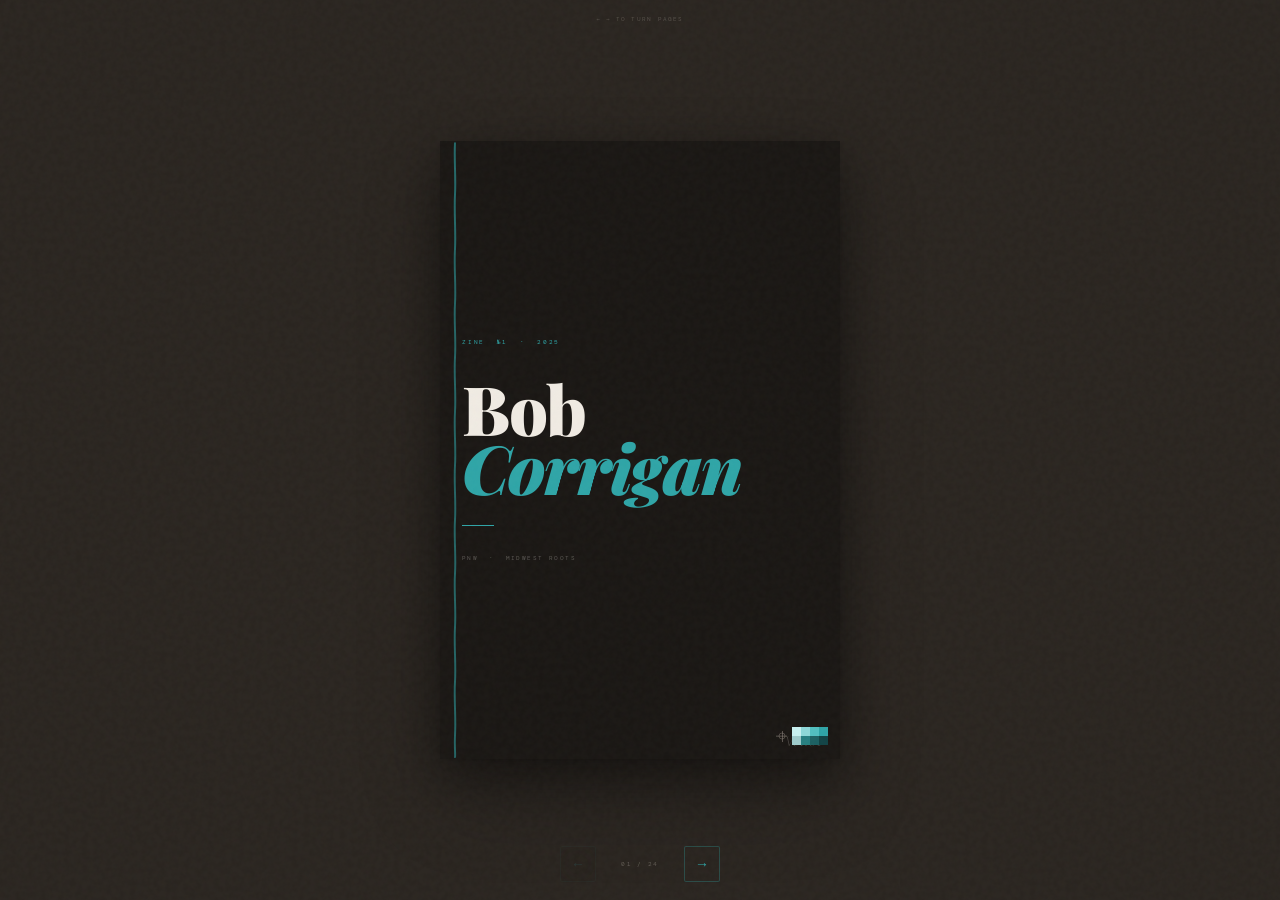
<file: zine (1).html>
<!DOCTYPE html>
<html lang="en">
<head>
  <meta charset="UTF-8" />
  <meta name="viewport" content="width=device-width, initial-scale=1.0" />
  <title>Bob Corrigan — Zine №1</title>
  <link rel="preconnect" href="https://fonts.googleapis.com" />
  <link rel="preconnect" href="https://fonts.gstatic.com" crossorigin />
  <link href="https://fonts.googleapis.com/css2?family=Cormorant+Garamond:ital,wght@0,300;0,600;1,300;1,600&family=DM+Mono:ital,wght@0,300;0,400;0,500;1,300&family=Playfair+Display:ital,wght@0,700;0,900;1,700&display=swap" rel="stylesheet" />

  <style>
    *, *::before, *::after { box-sizing: border-box; margin: 0; padding: 0; }

    :root {
      --teal:  #2FA5A7;
      --ink:   #1a1714;
      --paper: #f0ebe3;
      --cream: #e8e0d4;
      --muted: #9a9088;
      --rule:  #c8bfb4;
    }

    html, body {
      height: 100%;
      background: #2a2520;
      font-family: 'DM Mono', monospace;
      overflow: hidden;
    }

    body::before {
      content: '';
      position: fixed; inset: 0; z-index: 200;
      pointer-events: none;
      background-image: url("data:image/svg+xml,%3Csvg viewBox='0 0 200 200' xmlns='http://www.w3.org/2000/svg'%3E%3Cfilter id='n'%3E%3CfeTurbulence type='fractalNoise' baseFrequency='0.75' numOctaves='4' stitchTiles='stitch'/%3E%3C/filter%3E%3Crect width='100%25' height='100%25' filter='url(%23n)' opacity='0.035'/%3E%3C/svg%3E");
      opacity: 0.7;
    }

    #stage {
      position: fixed; inset: 0;
      display: flex; align-items: center; justify-content: center;
    }

    #book {
      position: relative;
      width: min(400px, 88vw);
      aspect-ratio: 5.5 / 8.5;
    }

    .panel {
      position: absolute; inset: 0;
      background: var(--paper);
      overflow: hidden;
      opacity: 0;
      pointer-events: none;
      transform: translateX(28px);
      transition: opacity 0.48s cubic-bezier(.4,0,.2,1),
                  transform 0.48s cubic-bezier(.4,0,.2,1);
      box-shadow:
        0 2px 4px rgba(0,0,0,0.1),
        0 16px 48px rgba(0,0,0,0.4),
        0 40px 80px rgba(0,0,0,0.2);
    }
    .panel.active {
      opacity: 1; pointer-events: all;
      transform: translateX(0);
    }
    .panel.exit {
      opacity: 0;
      transform: translateX(-28px);
      transition: opacity 0.3s ease, transform 0.3s ease;
    }

    /* ── Brush line (left edge) ── */
    .brush-line {
      position: absolute;
      left: 4px; top: 0; bottom: 0;
      width: 22px;
      z-index: 10;
      pointer-events: none;
    }
    .brush-line svg {
      width: 100%; height: 100%;
      overflow: visible;
    }

    /* ── Registration mark: single, bottom-right ── */
    .reg-mark {
      position: absolute;
      bottom: 14px; right: 12px;
      display: flex;
      flex-direction: row;
      align-items: center;
      gap: 5px;
      pointer-events: none;
      z-index: 20;
    }
    .reg-cross {
      position: relative;
      width: 11px; height: 11px;
      flex-shrink: 0;
    }
    .reg-cross::before {
      content: '';
      position: absolute;
      top: 50%; left: 0; width: 100%; height: 0.7px;
      background: var(--muted);
      transform: translateY(-50%);
      opacity: 0.5;
    }
    .reg-cross::after {
      content: '';
      position: absolute;
      left: 50%; top: 0; height: 100%; width: 0.7px;
      background: var(--muted);
      opacity: 0.5;
    }
    .reg-circle {
      position: absolute;
      top: 50%; left: 50%;
      transform: translate(-50%, -50%);
      width: 7px; height: 7px;
      border-radius: 50%;
      border: 0.7px solid rgba(138,129,120,0.45);
    }
    /* 4×2 swatch grid — no gaps, flush */
    .reg-swatches {
      display: grid;
      grid-template-columns: repeat(4, 9px);
      grid-template-rows: repeat(2, 9px);
      gap: 0;
    }
    .reg-swatches span {
      display: block;
      width: 9px; height: 9px;
    }

    /* shared frame counter — sits ~1cm above reg mark, right-aligned */
    .frame-num {
      position: absolute;
      bottom: 68px; right: 12px;
      font-family: 'Cormorant Garamond', serif;
      font-weight: 300;
      font-style: italic;
      font-size: 15px;
      letter-spacing: .06em;
      color: var(--muted);
      opacity: 0.7;
      z-index: 5;
      line-height: 1;
      text-align: right;
    }

    /* ════════════════ COVER ════════════════ */
    #p-cover { background: var(--ink); }

    #p-cover .content {
      position: absolute;
      inset: 0; left: 0;
      display: flex; flex-direction: column;
      justify-content: center;
      padding: 0 30px 0 22px;
    }
    #p-cover .eyebrow {
      font-size: 6px; letter-spacing: .3em;
      text-transform: uppercase;
      color: var(--teal);
      margin-bottom: 32px;
    }
    #p-cover h1 {
      font-family: 'Playfair Display', serif;
      font-weight: 900;
      font-size: clamp(48px, 15vw, 68px);
      line-height: 0.88;
      color: var(--paper);
      letter-spacing: -0.02em;
    }
    #p-cover h1 em {
      font-style: italic;
      color: var(--teal);
      display: block;
    }
    #p-cover .rule {
      width: 32px; height: 1px;
      background: var(--teal);
      margin: 28px 0;
    }
    #p-cover .sub {
      font-size: 6px; letter-spacing: .24em;
      text-transform: uppercase;
      color: rgba(240,235,227,0.3);
    }
    #p-cover .vol {
      position: absolute; bottom: 10px; right: 18px;
      font-family: 'Cormorant Garamond', serif;
      font-weight: 300; font-style: italic;
      font-size: 15px; letter-spacing: .06em;
      color: rgba(240,235,227,.22);
      line-height: 1;
    }

    /* ════════════════ PHOTO PANELS ════════════════ */
    .photo-panel { background: var(--paper); }

    .photo-panel .img-area {
      position: absolute;
      top: 0; left: 0; right: 0; bottom: 0;
    }
    .photo-panel img {
      position: absolute; inset: 0;
      width: 100%; height: 100%;
      object-fit: cover;
      display: block;
      filter: contrast(1.03) saturate(0.85);
    }
    /* placeholder */
    .photo-panel .ph {
      position: absolute; inset: 0;
      background: var(--cream);
      display: flex; align-items: center; justify-content: center;
    }
    .photo-panel .ph::before {
      content: '';
      position: absolute; inset: 0;
      background-image:
        repeating-linear-gradient(45deg, transparent, transparent 20px, rgba(47,165,167,.06) 20px, rgba(47,165,167,.06) 21px),
        repeating-linear-gradient(-45deg, transparent, transparent 20px, rgba(47,165,167,.06) 20px, rgba(47,165,167,.06) 21px);
    }
    .photo-panel .ph-ring {
      position: relative; z-index: 2;
      width: 24px; height: 24px;
      border-radius: 50%;
      border: 1px solid rgba(47,165,167,.28);
    }

    /* minimal caption: dot + one word, bottom-left, over image */
    .photo-panel .caption {
      position: absolute;
      bottom: 14px; left: 24px;
      display: flex; align-items: center; gap: 7px;
      z-index: 10;
    }
    .photo-panel .caption .dot {
      width: 4px; height: 4px;
      border-radius: 50%;
      background: var(--teal);
      flex-shrink: 0;
    }
    .photo-panel .caption .tag {
      font-size: 5.5px; letter-spacing: .22em;
      text-transform: uppercase;
      color: rgba(240,235,227,0.75);
      text-shadow: 0 1px 6px rgba(26,23,20,.7);
    }

    /* ════════════════ TEXT: I'm outside. ════════════════ */
    #p-outside { background: var(--paper); }
    #p-outside .content {
      position: absolute; inset: 0; left: 0;
      display: flex; flex-direction: column;
      justify-content: center;
      padding: 0 32px 0 24px;
    }
    #p-outside .w1 {
      font-family: 'Playfair Display', serif;
      font-weight: 700; font-style: italic;
      font-size: clamp(42px, 13vw, 58px);
      color: var(--muted);
      line-height: 1;
    }
    #p-outside .w2 {
      font-family: 'Playfair Display', serif;
      font-weight: 900;
      font-size: clamp(50px, 16vw, 70px);
      color: var(--ink);
      line-height: 0.9;
    }
    #p-outside .tick {
      width: 18px; height: 1px;
      background: var(--teal);
      margin-top: 28px;
    }

    /* ════════════════ TEXT: It's your boy. ════════════════ */
    #p-yourboy { background: var(--ink); }
    #p-yourboy .content {
      position: absolute; inset: 0; left: 0;
      display: flex; flex-direction: column;
      justify-content: center;
      padding: 0 32px 0 24px;
    }
    #p-yourboy .tick {
      width: 18px; height: 1px;
      background: var(--teal);
      margin-bottom: 28px;
    }
    #p-yourboy .w1,
    #p-yourboy .w2 {
      font-family: 'Playfair Display', serif;
      font-weight: 900;
      font-size: clamp(42px, 13vw, 58px);
      color: var(--paper);
      line-height: 0.92;
    }
    #p-yourboy .w3 {
      font-family: 'Playfair Display', serif;
      font-weight: 900; font-style: italic;
      font-size: clamp(42px, 13vw, 58px);
      color: var(--teal);
      line-height: 0.92;
    }
    #p-yourboy .frame-num { color: rgba(240,235,227,.18); }

    /* ════════════════ BACK COVER ════════════════ */
    #p-back { background: var(--paper); }
    #p-back .content {
      position: absolute; inset: 0; left: 0;
      display: flex; flex-direction: column;
      align-items: center; justify-content: center;
      padding: 0 28px;
    }
    #p-back .ring {
      width: 52px; height: 52px;
      border-radius: 50%;
      border: 1px solid var(--teal);
      display: flex; align-items: center; justify-content: center;
      margin-bottom: 22px;
    }
    #p-back .ring-inner {
      width: 38px; height: 38px;
      border-radius: 50%;
      border: 1px solid rgba(47,165,167,.22);
      display: flex; align-items: center; justify-content: center;
    }
    #p-back .init {
      font-family: 'Playfair Display', serif;
      font-weight: 900; font-style: italic;
      font-size: 15px; color: var(--teal);
    }
    #p-back ul {
      list-style: none;
      text-align: center;
      line-height: 2.5;
    }
    #p-back ul li {
      font-size: 6.5px; letter-spacing: .12em;
      text-transform: uppercase; color: var(--muted);
    }
    #p-back ul a { color: inherit; text-decoration: none; }
    #p-back ul a:hover { color: var(--teal); }
    #p-back .hr {
      width: 16px; height: 1px;
      background: var(--rule);
      margin: 18px auto;
    }
    #p-back .tagline {
      font-size: 5.5px; letter-spacing: .24em;
      text-transform: uppercase;
      color: var(--teal);
      text-align: center;
    }

    /* ════════════════ NAV ════════════════ */
    #nav {
      position: fixed; bottom: 0; left: 0; right: 0;
      display: flex; align-items: center; justify-content: center;
      gap: 18px; padding: 18px;
      z-index: 100;
    }
    .nav-btn {
      width: 36px; height: 36px;
      border: 1px solid rgba(47,165,167,.3);
      background: rgba(42,37,32,0.7);
      color: var(--teal);
      font-size: 14px;
      display: flex; align-items: center; justify-content: center;
      cursor: pointer;
      transition: background 0.18s, border-color 0.18s, color 0.18s;
      backdrop-filter: blur(12px);
      -webkit-backdrop-filter: blur(12px);
      border-radius: 2px;
      user-select: none;
    }
    .nav-btn:hover:not(:disabled) {
      background: var(--teal);
      border-color: var(--teal);
      color: #fff;
    }
    .nav-btn:disabled { opacity: 0.15; cursor: default; }

    #panel-counter {
      font-size: 6px; letter-spacing: .22em;
      text-transform: uppercase;
      color: rgba(200,191,180,.35);
      min-width: 52px; text-align: center;
    }

    #hint {
      position: fixed; top: 16px; left: 50%; transform: translateX(-50%);
      font-size: 5.5px; letter-spacing: .22em; text-transform: uppercase;
      color: rgba(200,191,180,.28); z-index: 100;
      transition: opacity 1.2s ease;
      white-space: nowrap;
    }
    #hint.hidden { opacity: 0; }
  </style>
</head>
<body>

<div id="hint">← → to turn pages</div>

<div id="stage">
  <div id="book">

    <!-- COVER -->
    <div class="panel" id="p-cover">

      <div class="brush-line">
        <svg viewBox="0 0 20 600" preserveAspectRatio="none" xmlns="http://www.w3.org/2000/svg">
          <path d="M10,2 C9,18 11,35 10,52 C9,70 11,88 10,105 C9,123 11,140 10,158 C9,175 11,193 10,210 C9,228 11,245 10,263 C9,280 11,298 10,315 C9,332 11,350 10,368 C9,385 11,402 10,420 C9,437 11,455 10,472 C9,490 11,507 10,525 C9,542 11,559 10,577 C9.5,590 10.5,596 10,598"
            stroke="#2FA5A7" stroke-width="1.8" fill="none"
            stroke-linecap="round" stroke-linejoin="round"
            opacity="0.55"/>
          <path d="M10,2 C10.5,18 9.5,35 10,52 C10.5,70 9.5,88 10,105"
            stroke="#2FA5A7" stroke-width="0.6" fill="none"
            stroke-linecap="round" opacity="0.25"/>
        </svg>
      </div>
      
      <div class="content">
        <div class="eyebrow">Zine &nbsp;№1 &nbsp;·&nbsp; 2025</div>
        <h1>Bob<em>Corrigan</em></h1>
        <div class="rule"></div>
        <div class="sub">PNW &nbsp;·&nbsp; Midwest Roots</div>
      </div>
      
      <div class="reg-mark"><div class="reg-cross"><div class="reg-circle"></div></div><div class="reg-swatches"><span style="background:#c8f0f0"></span><span style="background:#8dd8d9"></span><span style="background:#52bfc1"></span><span style="background:#2FA5A7"></span><span style="background:#9ecbcc"></span><span style="background:#267f81"></span><span style="background:#1d6163"></span><span style="background:#124446"></span></div></div>
      <div class="vol">Vol.01</div>
    </div>

    <!-- photos injected by JS -->

    <!-- I'm outside. -->
    <div class="panel" id="p-outside">

      <div class="brush-line">
        <svg viewBox="0 0 20 600" preserveAspectRatio="none" xmlns="http://www.w3.org/2000/svg">
          <path d="M10,2 C9,18 11,35 10,52 C9,70 11,88 10,105 C9,123 11,140 10,158 C9,175 11,193 10,210 C9,228 11,245 10,263 C9,280 11,298 10,315 C9,332 11,350 10,368 C9,385 11,402 10,420 C9,437 11,455 10,472 C9,490 11,507 10,525 C9,542 11,559 10,577 C9.5,590 10.5,596 10,598"
            stroke="#2FA5A7" stroke-width="1.8" fill="none"
            stroke-linecap="round" stroke-linejoin="round"
            opacity="0.35"/>
          <path d="M10,2 C10.5,18 9.5,35 10,52 C10.5,70 9.5,88 10,105"
            stroke="#2FA5A7" stroke-width="0.6" fill="none"
            stroke-linecap="round" opacity="0.18"/>
        </svg>
      </div>
      
      <div class="content">
        <div class="w1">I'm</div>
        <div class="w2">outside.</div>
        <div class="tick"></div>
      </div>
      
      <div class="reg-mark"><div class="reg-cross"><div class="reg-circle"></div></div><div class="reg-swatches"><span style="background:#c8f0f0"></span><span style="background:#8dd8d9"></span><span style="background:#52bfc1"></span><span style="background:#2FA5A7"></span><span style="background:#9ecbcc"></span><span style="background:#267f81"></span><span style="background:#1d6163"></span><span style="background:#124446"></span></div></div>
      <div class="frame-num">22 / 24</div>
    </div>

    <!-- It's your boy. -->
    <div class="panel" id="p-yourboy">

      <div class="brush-line">
        <svg viewBox="0 0 20 600" preserveAspectRatio="none" xmlns="http://www.w3.org/2000/svg">
          <path d="M10,2 C9,18 11,35 10,52 C9,70 11,88 10,105 C9,123 11,140 10,158 C9,175 11,193 10,210 C9,228 11,245 10,263 C9,280 11,298 10,315 C9,332 11,350 10,368 C9,385 11,402 10,420 C9,437 11,455 10,472 C9,490 11,507 10,525 C9,542 11,559 10,577 C9.5,590 10.5,596 10,598"
            stroke="#2FA5A7" stroke-width="1.8" fill="none"
            stroke-linecap="round" stroke-linejoin="round"
            opacity="0.55"/>
          <path d="M10,2 C10.5,18 9.5,35 10,52 C10.5,70 9.5,88 10,105"
            stroke="#2FA5A7" stroke-width="0.6" fill="none"
            stroke-linecap="round" opacity="0.25"/>
        </svg>
      </div>
      
      <div class="content">
        <div class="tick"></div>
        <div class="w1">It's</div>
        <div class="w2">your</div>
        <div class="w3">boy.</div>
      </div>
      
      <div class="reg-mark"><div class="reg-cross"><div class="reg-circle"></div></div><div class="reg-swatches"><span style="background:#c8f0f0"></span><span style="background:#8dd8d9"></span><span style="background:#52bfc1"></span><span style="background:#2FA5A7"></span><span style="background:#9ecbcc"></span><span style="background:#267f81"></span><span style="background:#1d6163"></span><span style="background:#124446"></span></div></div>
      <div class="frame-num">23 / 24</div>
    </div>

    <!-- BACK COVER -->
    <div class="panel" id="p-back">

      <div class="brush-line">
        <svg viewBox="0 0 20 600" preserveAspectRatio="none" xmlns="http://www.w3.org/2000/svg">
          <path d="M10,2 C9,18 11,35 10,52 C9,70 11,88 10,105 C9,123 11,140 10,158 C9,175 11,193 10,210 C9,228 11,245 10,263 C9,280 11,298 10,315 C9,332 11,350 10,368 C9,385 11,402 10,420 C9,437 11,455 10,472 C9,490 11,507 10,525 C9,542 11,559 10,577 C9.5,590 10.5,596 10,598"
            stroke="#2FA5A7" stroke-width="1.8" fill="none"
            stroke-linecap="round" stroke-linejoin="round"
            opacity="0.35"/>
          <path d="M10,2 C10.5,18 9.5,35 10,52 C10.5,70 9.5,88 10,105"
            stroke="#2FA5A7" stroke-width="0.6" fill="none"
            stroke-linecap="round" opacity="0.18"/>
        </svg>
      </div>
      
      <div class="content">
        <div class="ring">
          <div class="ring-inner"><span class="init">bc</span></div>
        </div>
        <ul>
          <li><a href="https://bobcorrigan.com">bobcorrigan.com</a></li>
          <li><a href="https://fallingspoon.com" target="_blank">fallingspoon.com</a></li>
          <li><a href="https://secretvendingmachine.com" target="_blank">secretvendingmachine.com</a></li>
          <li>PDGA AM</li>
        </ul>
        <div class="hr"></div>
        <div class="tagline">this object found you for a reason</div>
      </div>
      
      <div class="reg-mark"><div class="reg-cross"><div class="reg-circle"></div></div><div class="reg-swatches"><span style="background:#c8f0f0"></span><span style="background:#8dd8d9"></span><span style="background:#52bfc1"></span><span style="background:#2FA5A7"></span><span style="background:#9ecbcc"></span><span style="background:#267f81"></span><span style="background:#1d6163"></span><span style="background:#124446"></span></div></div>
      <div class="frame-num">24 / 24</div>
    </div>

  </div>
</div>

<div id="nav">
  <button class="nav-btn" id="prev" disabled>←</button>
  <span id="panel-counter">01 / 24</span>
  <button class="nav-btn" id="next">→</button>
</div>

<script>
  // sprockets removed

  const GITHUB_BASE = 'https://raw.githubusercontent.com/putzman51/bobcorrigan/main/';
  const photos = [
    { file: 'p1.jpg', tag: 'frolf' },
    { file: 'p2.jpg', tag: 'disc path' },
    { file: 'p3.jpg', tag: 'fairway' },
    { file: 'p4.jpg', tag: 'elevated lie' },
    { file: 'p5.jpg', tag: 'ace run' },
    { file: 'p6.jpg', tag: 'PNW' },
    { file: 'p7.jpg', tag: 'the bag' },
    { file: 'p8.jpg', tag: 'morning round' },
    { file: 'p9.jpg', tag: 'frolf' },
    { file: 'o1.jpg', tag: 'outside' },
    { file: 'o2.jpg', tag: 'out there' },
    { file: 'o3.jpg', tag: 'open air' },
    { file: 'o4.jpg', tag: 'PNW' },
    { file: 'o5.jpg', tag: 'midwest' },
    { file: 'o6.jpg', tag: 'field notes' },
    { file: 'o7.jpg', tag: 'off course' },
    { file: 'o8.jpg', tag: 'home range' },
    { file: 'o9.jpg', tag: 'found object' },
    { file: 'i1.jpg', tag: 'inside' },
    { file: 'i2.jpg', tag: 'beep boop' },
  ];

  const book     = document.getElementById('book');
  const pOutside = document.getElementById('p-outside');

  photos.forEach((p, i) => {
    const div = document.createElement('div');
    div.className = 'panel photo-panel';
    div.innerHTML = `
<div class="brush-line">
                <svg viewBox="0 0 20 600" preserveAspectRatio="none" xmlns="http://www.w3.org/2000/svg">
                  <path d="M10,2 C9,18 11,35 10,52 C9,70 11,88 10,105 C9,123 11,140 10,158 C9,175 11,193 10,210 C9,228 11,245 10,263 C9,280 11,298 10,315 C9,332 11,350 10,368 C9,385 11,402 10,420 C9,437 11,455 10,472 C9,490 11,507 10,525 C9,542 11,559 10,577 C9.5,590 10.5,596 10,598"
                    stroke="#2FA5A7" stroke-width="1.8" fill="none"
                    stroke-linecap="round" stroke-linejoin="round"
                    opacity="0.45"/>
                </svg>
              </div>
              
      <div class="reg-mark"><div class="reg-cross"><div class="reg-circle"></div></div><div class="reg-swatches"><span style="background:#c8f0f0"></span><span style="background:#8dd8d9"></span><span style="background:#52bfc1"></span><span style="background:#2FA5A7"></span><span style="background:#9ecbcc"></span><span style="background:#267f81"></span><span style="background:#1d6163"></span><span style="background:#124446"></span></div></div>
      <div class="frame-num">${String(i+2).padStart(2,'0')} / 24</div>
    `;
    book.insertBefore(div, pOutside);
  });



  // Navigation
  const panels  = Array.from(book.querySelectorAll('.panel'));
  const total   = panels.length;
  let current   = 0;

  const prevBtn = document.getElementById('prev');
  const nextBtn = document.getElementById('next');
  const counter = document.getElementById('panel-counter');
  const hint    = document.getElementById('hint');

  panels[0].classList.add('active');
  setTimeout(() => hint.classList.add('hidden'), 3500);

  function goTo(idx) {
    if (idx < 0 || idx >= total) return;
    panels[current].classList.remove('active');
    panels[current].classList.add('exit');
    const old = current;
    setTimeout(() => panels[old].classList.remove('exit'), 360);
    current = idx;
    panels[current].classList.add('active');
    prevBtn.disabled = current === 0;
    nextBtn.disabled = current === total - 1;
    counter.textContent = `${String(current+1).padStart(2,'0')} / ${String(total).padStart(2,'0')}`;
  }

  prevBtn.addEventListener('click', () => goTo(current - 1));
  nextBtn.addEventListener('click', () => goTo(current + 1));

  document.addEventListener('keydown', e => {
    if (e.key === 'ArrowRight' || e.key === 'ArrowDown') goTo(current + 1);
    if (e.key === 'ArrowLeft'  || e.key === 'ArrowUp')   goTo(current - 1);
  });

  let tx = null;
  book.addEventListener('touchstart', e => { tx = e.changedTouches[0].screenX; }, { passive: true });
  book.addEventListener('touchend',   e => {
    if (tx === null) return;
    const dx = e.changedTouches[0].screenX - tx;
    if (Math.abs(dx) > 40) dx < 0 ? goTo(current + 1) : goTo(current - 1);
    tx = null;
  });
</script>
</body>
</html>
</file>
<file: assets/site.css>
/* bobcorrigan.com — shared system: tokens, type, frame, nav, footer */
@font-face {
  font-family: 'Big Shoulders';
  src: url('/assets/fonts/big-shoulders-latin-wght-normal.woff2') format('woff2');
  font-weight: 100 900;
  font-display: swap;
}
@font-face {
  font-family: 'Schibsted Grotesk';
  src: url('/assets/fonts/schibsted-grotesk-latin-wght-normal.woff2') format('woff2');
  font-weight: 400 900;
  font-display: swap;
}

*, *::before, *::after { box-sizing: border-box; margin: 0; padding: 0; }

:root {
  --paper: #f2f1f6;
  --card: #ffffff;
  --ink: #17153b;
  --soft: #4d4a72;
  --rule: #d8d5e6;
  --violet: #6a4fe0;
  --lilac: #b9aef2;
  --teal: #0c8f8a;
  --teal-ink: #08706c;
  --tang: #f2762e;
  --tang-ink: #b84d0e;
  --butter: #f4ce5e;
  --display: 'Big Shoulders', 'Arial Narrow', 'Helvetica Neue', sans-serif;
  --body: 'Schibsted Grotesk', system-ui, -apple-system, 'Segoe UI', sans-serif;
  --wrap: 1180px;
  --gut: clamp(16px, 4vw, 40px);
}

html { background: var(--paper); -webkit-text-size-adjust: 100%; scroll-behavior: smooth; scroll-padding-top: 24px; }
body {
  background: var(--paper);
  color: var(--ink);
  font-family: var(--body);
  font-size: 17px;
  line-height: 1.55;
  -webkit-font-smoothing: antialiased;
  overflow-x: hidden;
}
img { max-width: 100%; }
a { color: inherit; text-underline-offset: 3px; text-decoration-thickness: 1px; }
a:hover { color: var(--violet); }
:focus-visible { outline: 3px solid var(--violet); outline-offset: 3px; border-radius: 2px; }
.sr { position: absolute; width: 1px; height: 1px; overflow: hidden; clip: rect(0 0 0 0); clip-path: inset(50%); white-space: nowrap; }
.wrap { max-width: var(--wrap); margin: 0 auto; padding: 0 var(--gut); }
.num { font-variant-numeric: tabular-nums; }

.skip { position: absolute; left: 12px; top: -60px; z-index: 50; padding: 10px 16px; border-radius: 99px; background: var(--ink); color: #fff; font-weight: 600; }
.skip:focus { top: 12px; color: #fff; }

/* ── Frame: one top bar that turns the corner into a short rail ── */
.frame { max-width: var(--wrap); margin: 0 auto; padding: var(--gut) var(--gut) 0; }
.topbar {
  display: flex;
  align-items: center;
  gap: 4px 6px;
  min-height: 56px;
  padding: 6px 10px 6px 26px;
  background: var(--ink);
  color: #fff;
  border-radius: 34px 28px 28px 0;
  font-size: 15px;
  font-weight: 500;
}
.topbar.solo { border-radius: 28px; }
.topbar a { text-decoration: none; color: inherit; }
.brand { display: inline-flex; align-items: center; gap: 10px; margin-right: 10px; font-family: var(--display); font-size: 22px; font-weight: 800; letter-spacing: 0.04em; text-transform: uppercase; white-space: nowrap; }
.brand svg { width: 22px; height: 22px; flex: none; }
.nav { display: flex; align-items: center; gap: 2px; flex: 1; min-width: 0; overflow-x: auto; scrollbar-width: none; white-space: nowrap; }
.nav::-webkit-scrollbar { display: none; }
.nav a { padding: 8px 12px; border-radius: 99px; }
.nav a:hover, .nav a[aria-current] { background: rgba(255, 255, 255, 0.14); color: #fff; }
.nav .push { margin-left: auto; }
.nav a.pdga { background: var(--tang); color: var(--ink); font-weight: 700; padding: 8px 16px; }
.nav a.pdga:hover { background: var(--butter); color: var(--ink); }
.topbar :focus-visible { outline-color: var(--butter); }

@media (max-width: 900px) { .nav .wide { display: none; } .nav a.pdga { margin-left: auto; } }
@media (max-width: 760px) {
  .topbar, .topbar.solo { flex-wrap: wrap; gap: 2px 6px; padding: 9px 9px 8px 20px; border-radius: 26px 22px 22px 0; font-size: 14px; }
  .topbar.solo { border-radius: 24px; }
  .topbar::before { content: ''; order: 3; flex-basis: 100%; height: 0; }
  .brand { order: 0; margin-right: auto; font-size: 20px; }
  .brand-t { display: none; }
  .nav { display: contents; }
  .nav .wide { display: inline; }
  .nav a { order: 4; padding: 7px 9px; white-space: nowrap; }
  .nav a:first-child { margin-left: -9px; }
  .nav a.push { order: 1; margin-left: auto; }
  .nav a.pdga { order: 2; margin-left: 0; padding: 6px 12px; }
}

/* ── Section heads ── */
.sec { padding-top: clamp(56px, 8vw, 96px); }
.sec-h { display: flex; flex-wrap: wrap; align-items: flex-end; justify-content: space-between; gap: 10px 32px; margin-bottom: 26px; }
.sec-h h2 { font-family: var(--display); font-weight: 800; font-size: clamp(38px, 5.4vw, 60px); line-height: 0.95; letter-spacing: 0.01em; text-transform: uppercase; }
.sec-h h2::before { content: ''; display: block; width: 76px; height: 12px; margin-bottom: 16px; border-radius: 99px; background: var(--cap, var(--violet)); }
.sec-h p { max-width: 36rem; color: var(--soft); font-size: 16px; }

/* ── Buttons ── */
.btn {
  display: inline-flex; align-items: center; justify-content: center; gap: 10px;
  min-height: 48px; padding: 10px 24px;
  border: 0; border-radius: 99px;
  background: var(--ink); color: #fff;
  font: inherit; font-weight: 600; font-size: 16px; text-decoration: none;
  cursor: pointer; transition: background 0.15s ease;
}
.btn:hover { background: var(--violet); color: #fff; }
.btn.violet { background: var(--violet); }
.btn.violet:hover { background: var(--ink); }
.btn.ghost { background: transparent; color: var(--ink); box-shadow: inset 0 0 0 2px var(--ink); }
.btn.ghost:hover { background: var(--ink); color: #fff; }

/* ── Footer ── */
.foot { margin-top: clamp(64px, 9vw, 110px); background: var(--ink); color: #fff; }
.foot-in { display: flex; flex-wrap: wrap; align-items: baseline; justify-content: space-between; gap: 14px 40px; max-width: var(--wrap); margin: 0 auto; padding: 34px var(--gut) 38px; font-size: 15px; }
.foot-in p:first-child { font-family: var(--display); font-size: 24px; font-weight: 800; letter-spacing: 0.04em; text-transform: uppercase; }
.foot nav { display: flex; flex-wrap: wrap; gap: 6px 22px; }
.foot a { color: #fff; }
.foot a:hover { color: var(--butter); }
.foot .copy { width: 100%; color: #b7b3da; font-size: 13.5px; }
.foot :focus-visible { outline-color: var(--butter); }

@media (prefers-reduced-motion: reduce) {
  html { scroll-behavior: auto; }
  * { transition: none !important; }
}

/* ── Text pages (About, Found my disc, 404) ── */
.page { max-width: 46rem; padding: clamp(36px, 6vw, 72px) 0 0; }
.page h1 { font-family: var(--display); font-weight: 800; font-size: clamp(46px, 7.6vw, 88px); line-height: 0.92; text-transform: uppercase; }
.page h1::before { content: ''; display: block; width: 76px; height: 12px; margin-bottom: 18px; border-radius: 99px; background: var(--cap, var(--violet)); }
.page .lede { margin-top: 16px; font-size: clamp(19px, 2vw, 22px); line-height: 1.45; color: var(--soft); }
.page h2 { margin: 52px 0 6px; padding-top: 14px; border-top: 3px solid var(--ink); font-size: 22px; font-weight: 700; }
.page p { margin-top: 16px; }
.page .note { font-size: 15px; color: var(--soft); }
.page .actions { display: flex; flex-wrap: wrap; gap: 10px; margin-top: 26px; }
.qa > div { display: grid; grid-template-columns: minmax(0, 0.9fr) minmax(0, 1.1fr); gap: 4px 24px; padding: 14px 0; border-bottom: 1px solid var(--rule); }
.qa dt { font-weight: 600; }
.qa dd { color: var(--soft); }
.sites { list-style: none; }
.sites li { display: grid; grid-template-columns: minmax(0, 0.9fr) minmax(0, 1.1fr); gap: 4px 24px; padding: 14px 0; border-bottom: 1px solid var(--rule); }
.sites a { font-weight: 600; }
.sites span { color: var(--soft); }
@media (max-width: 620px) { .qa > div, .sites li { grid-template-columns: 1fr; } }
</file>
<file: assets/legacy.css>
/* Field notes: brings the older page markup into the current system. Load after the page's inline styles. */
:root {
  --ink: #17153b; --paper: #f2f1f6; --cream: #e9e7f2; --muted: #4d4a72; --rule: #d8d5e6;
  --accent: #08706c; --green: #e2ddfb; --green-dark: #cfc7f7; --sun: #f4ce5e; --gold: #f4ce5e;
  --phos: #ffffff; --phos-dim: #b9aef2;
  --mono: var(--body); --px: var(--display); --crtf: var(--display);
}
html { background: var(--paper); }
body { padding: 0; background: var(--paper); font-family: var(--body); font-size: 17px; line-height: 1.55; }
body::before { display: none; }
.js .rv { opacity: 1; transform: none; }
.win { max-width: 760px; margin: 0; border: 0; border-radius: 0; background: none; box-shadow: none; }
.tbar { display: none; }
.notes-head { padding: clamp(36px, 6vw, 72px) 0 26px; text-align: left; }
.notes-head h1 { margin: 0; font-weight: 800; font-size: clamp(46px, 7.6vw, 88px); line-height: 0.92; text-transform: uppercase; }
.notes-head h1::before { content: ''; display: block; width: 76px; height: 12px; margin-bottom: 18px; border-radius: 99px; background: var(--teal); }
.kicker { display: none; }
.notes-head p.sub { margin-top: 14px; font-size: 19px; color: var(--muted); }
.toc { margin: 0; padding: 10px 22px; border: 0; border-radius: 18px; background: #fff; box-shadow: none; }
.log { font-size: 15.5px; }
.log th { padding: 8px 12px 8px 0; background: none; border-bottom: 2px solid var(--ink); font-size: 13px; font-weight: 600; letter-spacing: 0; text-transform: none; color: var(--muted); }
.log th + th { border-left: 0; }
.log td { padding: 11px 12px 11px 0; }
.log tbody tr:nth-child(even), .log tbody tr:hover { background: none; }
.log .ev a { text-decoration: underline; text-decoration-color: var(--rule); }
.log .ev a:hover { text-decoration-color: currentColor; }
.chip { padding: 3px 11px; border: 0; background: var(--cream); font-size: 13px; font-weight: 600; }
.chip.gold { background: var(--gold); }
.crt { background: var(--ink); border: 0; border-radius: 12px; color: #fff; text-shadow: none; }
.crt::after { display: none; }
.posts { width: 100%; }
.post-img-wrap { border: 0; border-radius: 14px; background: var(--ink); box-shadow: none; }
.post-issue { padding: 2px 12px; border: 0; border-radius: 99px; box-shadow: none; font-family: var(--display); font-size: 15px; font-weight: 800; letter-spacing: 0.04em; }
.post-caption { border-top: 0; font-size: 13.5px; color: var(--muted); }
.post-meta { font-size: 14px; letter-spacing: 0; text-transform: none; }
.post-headline { font-weight: 800; font-size: clamp(34px, 5.6vw, 50px); line-height: 0.98; text-transform: uppercase; }
.post-subhead { font-size: 15px; }
.post-rounds { font-weight: 800; font-size: 30px; padding: 10px 18px; }
.post-rounds-label { font-size: 13px; letter-spacing: 0; text-transform: none; }
.post-body { font-family: var(--body); font-size: 18px; line-height: 1.65; color: var(--ink); }
.post-img-inline { border: 0; border-radius: 14px; box-shadow: none; }
.post-pull { padding: 20px 24px; border: 0; border-radius: 14px; box-shadow: none; font-weight: 700; font-size: 26px; line-height: 1.15; }
.post-result { border-top: 1px solid var(--rule); font-size: 14px; letter-spacing: 0; text-transform: none; }
.post-result .chip { box-shadow: none; font-size: 14px; }
.slide-btn { border: 0; box-shadow: none; }
.slide-btn:hover { background: var(--sun); }
.slide-counter { background: rgba(23, 21, 59, 0.82); border-radius: 99px; }
.slide-dot.active { background: var(--tang); }
.notes-foot { margin-top: 56px; padding: 14px 0 0; border-top: 1px solid var(--rule); border-radius: 0; background: none; font-size: 14px; color: var(--muted); }
.footer-dot { display: none; }
.foot { max-width: none; margin: clamp(64px, 9vw, 110px) 0 0; text-align: left; font-size: 17px; line-height: 1.55; color: #fff; }
.foot a { color: #fff; }
.foot a:hover { color: var(--butter); }
@media (max-width: 700px) {
  body { padding: 0; font-size: 17px; }
  .toc { margin: 0; padding: 4px 16px; }
  .log tr { padding: 11px 0; }
  .posts { width: 100%; }
}

.notes-head { padding-bottom: 0; }
.posts .post:first-child { padding-top: 36px; }
</file>
<file: assets/tools.css>
/* Warm-up and workout tools: same palette and type as the rest of the site. Load after the page's inline styles. */
@font-face { font-family: 'DM Mono'; src: url('/assets/fonts/schibsted-grotesk-latin-wght-normal.woff2') format('woff2'); font-weight: 100 900; font-style: normal; font-display: swap; }
@font-face { font-family: 'DM Mono'; src: url('/assets/fonts/schibsted-grotesk-latin-wght-normal.woff2') format('woff2'); font-weight: 100 900; font-style: italic; font-display: swap; }
@font-face { font-family: 'Space Mono'; src: url('/assets/fonts/schibsted-grotesk-latin-wght-normal.woff2') format('woff2'); font-weight: 100 900; font-display: swap; }
@font-face { font-family: 'Cormorant Garamond'; src: url('/assets/fonts/big-shoulders-latin-wght-normal.woff2') format('woff2'); font-weight: 100 900; font-style: normal; font-display: swap; }
@font-face { font-family: 'Cormorant Garamond'; src: url('/assets/fonts/big-shoulders-latin-wght-normal.woff2') format('woff2'); font-weight: 100 900; font-style: italic; font-display: swap; }
:root {
  --ink: #17153b; --paper: #ffffff; --cream: #f2f1f6; --muted: #4d4a72; --rule: #d8d5e6;
  --green: #e2ddfb; --green-dim: #6a4fe030; --green-glow: #6a4fe014; --green-dark: #cfc7f7; --green-accent: #6a4fe0;
  --warm: #f2762e; --done-bg: rgba(106, 79, 224, 0.06); --done-border: rgba(106, 79, 224, 0.35);
}
html { background: #f2f1f6; }
body { background: #f2f1f6; font-weight: 400; font-size: 106%; }
body::before { display: none; }
.mac-window { border: 0; border-radius: 22px; box-shadow: none; }
.title-bar { height: 44px; background: var(--ink); border-bottom: 0; }
.title-bar-text { color: #fff; font-family: 'Cormorant Garamond'; font-size: 1.05rem; font-weight: 800; letter-spacing: 0.05em; text-transform: uppercase; }
.traffic-lights { display: none; }
.menu-bar { padding: 0.6rem 1.5rem; background: var(--cream); font-size: 0.8rem; }
.menu-bar a { font-weight: 600 !important; color: var(--ink) !important; }
</file>
